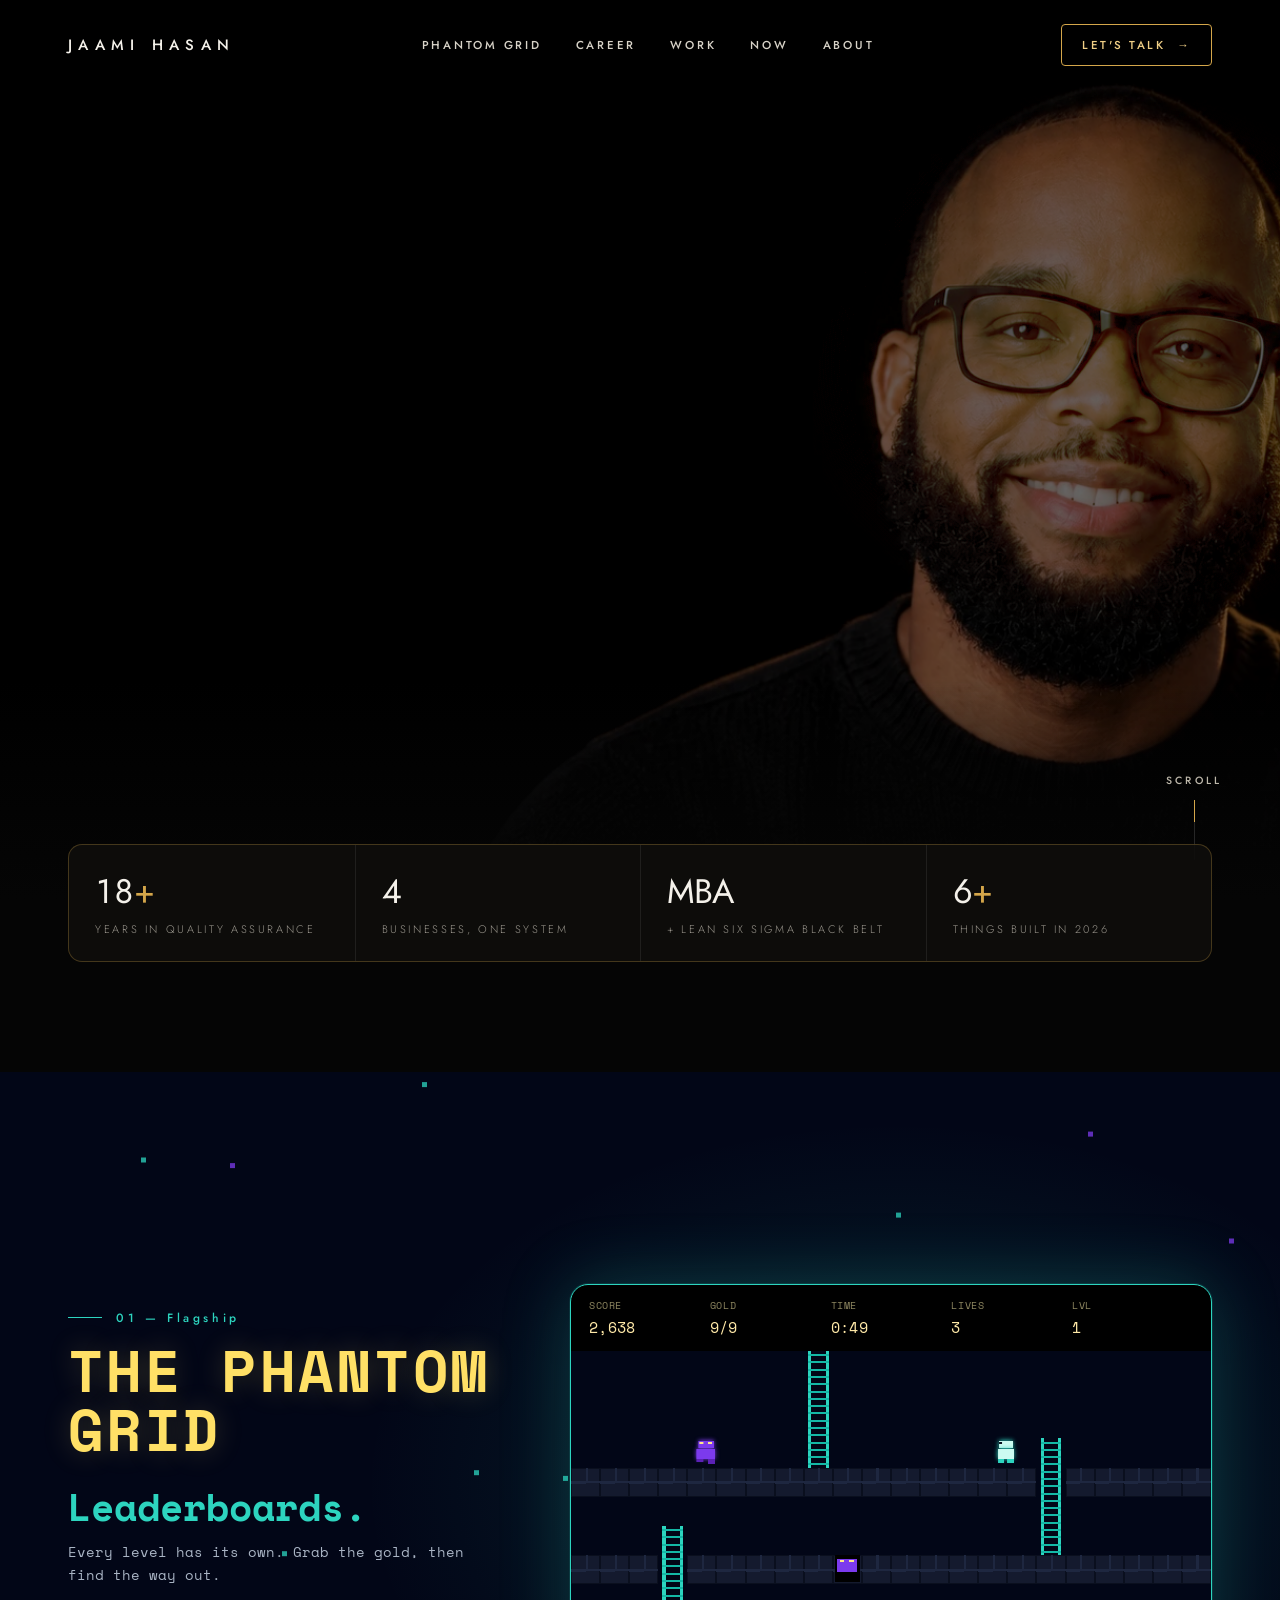
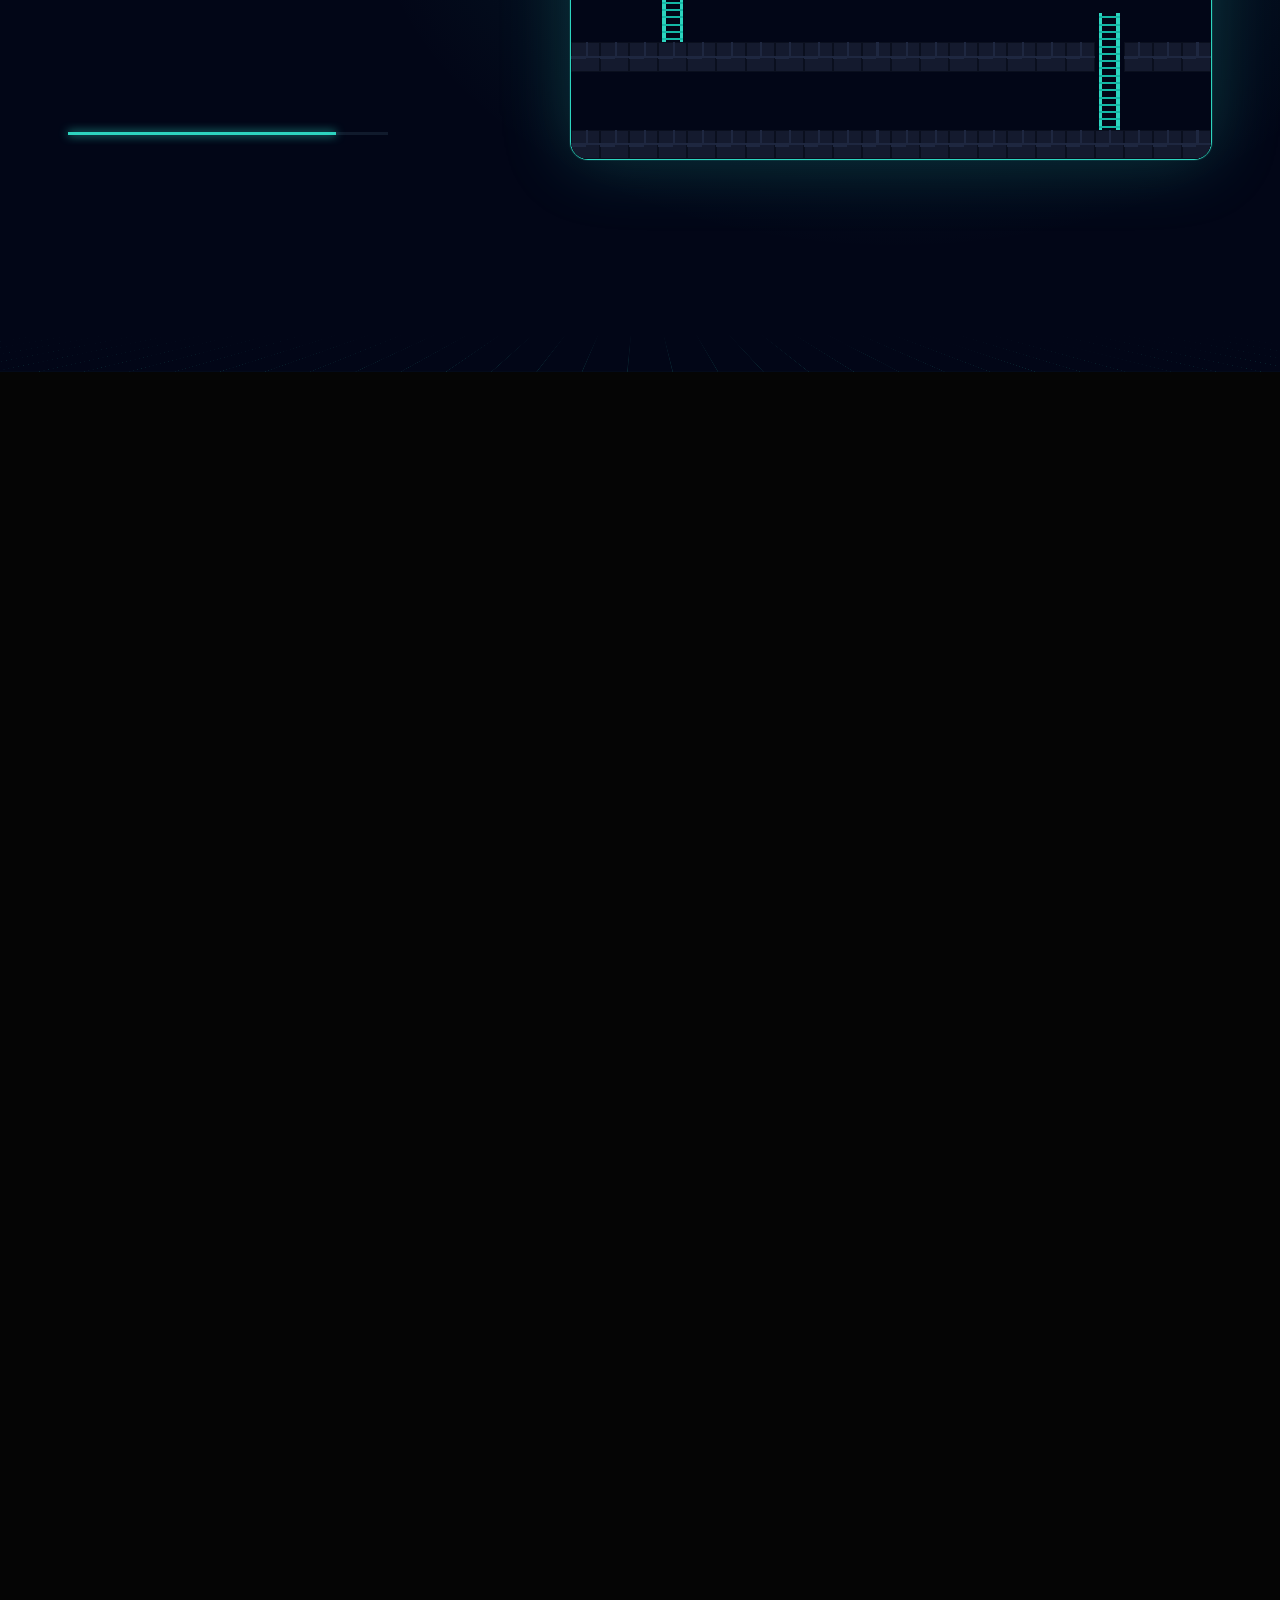
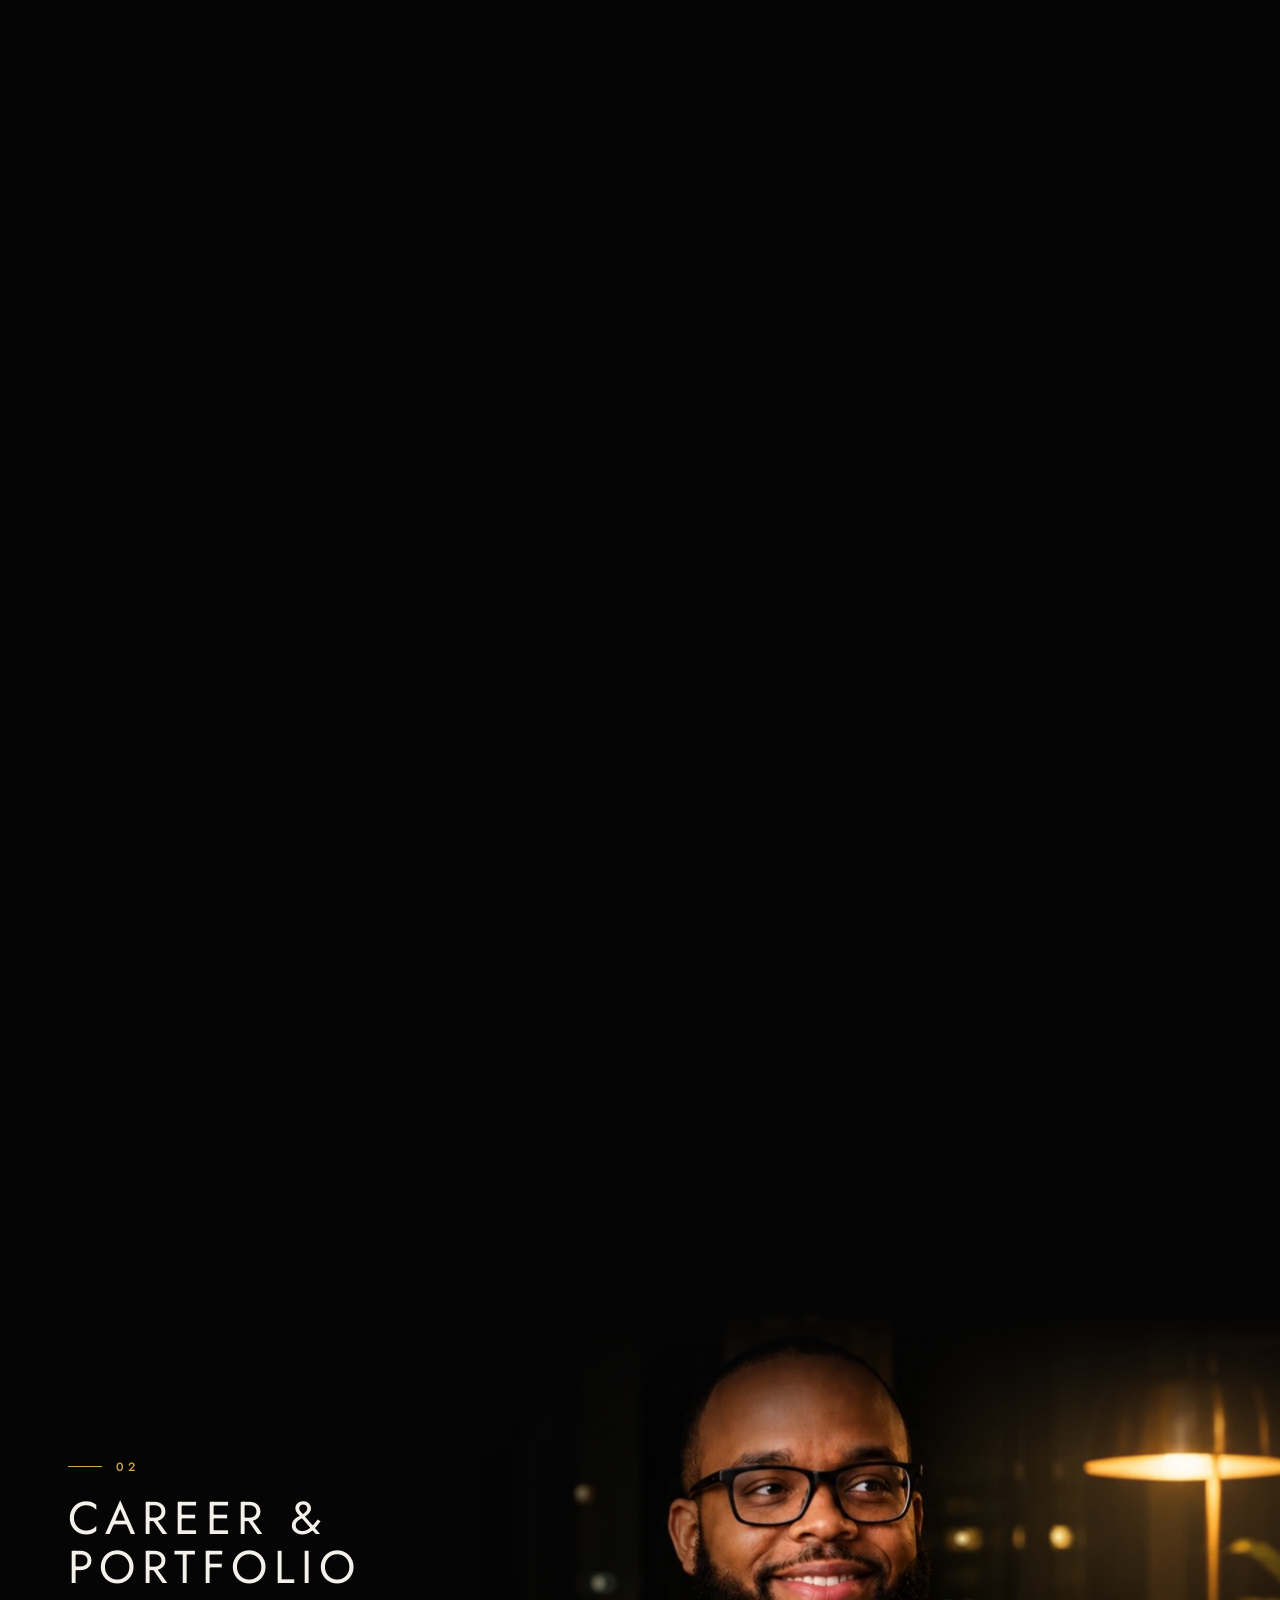
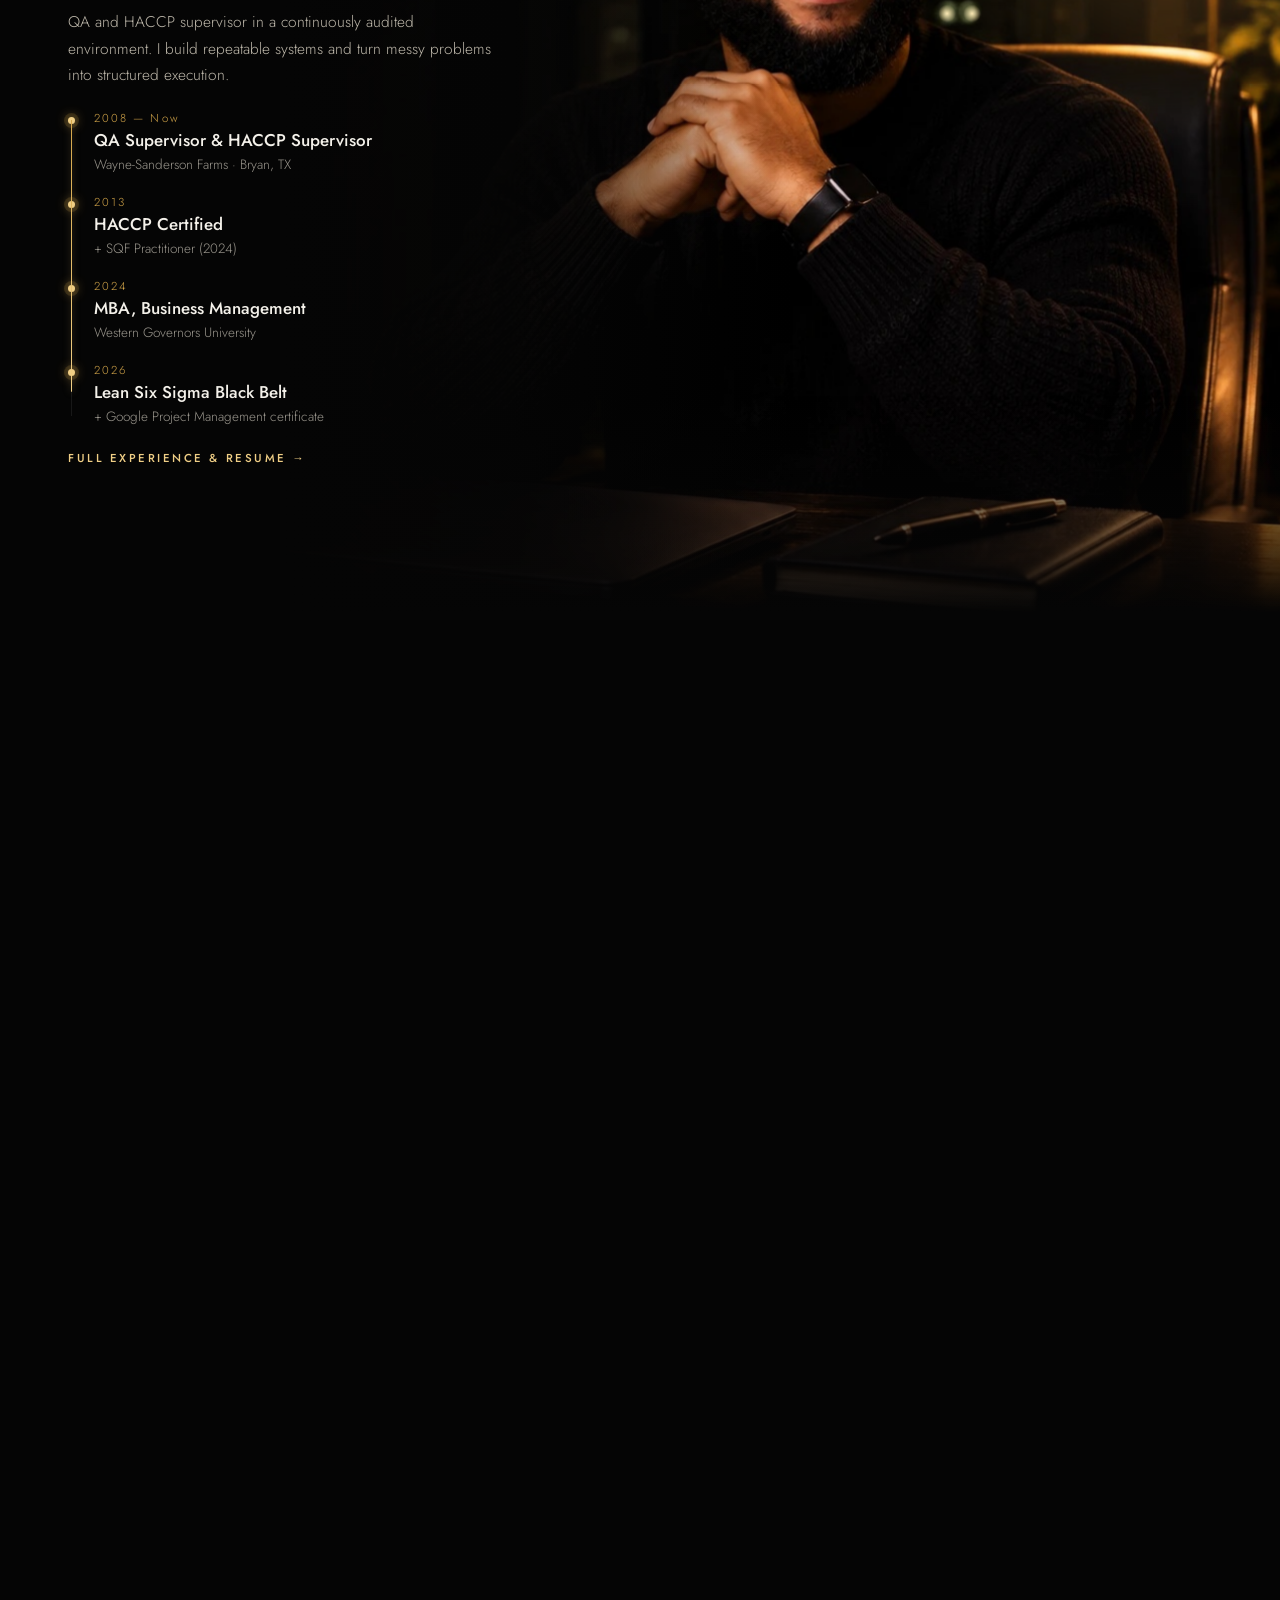
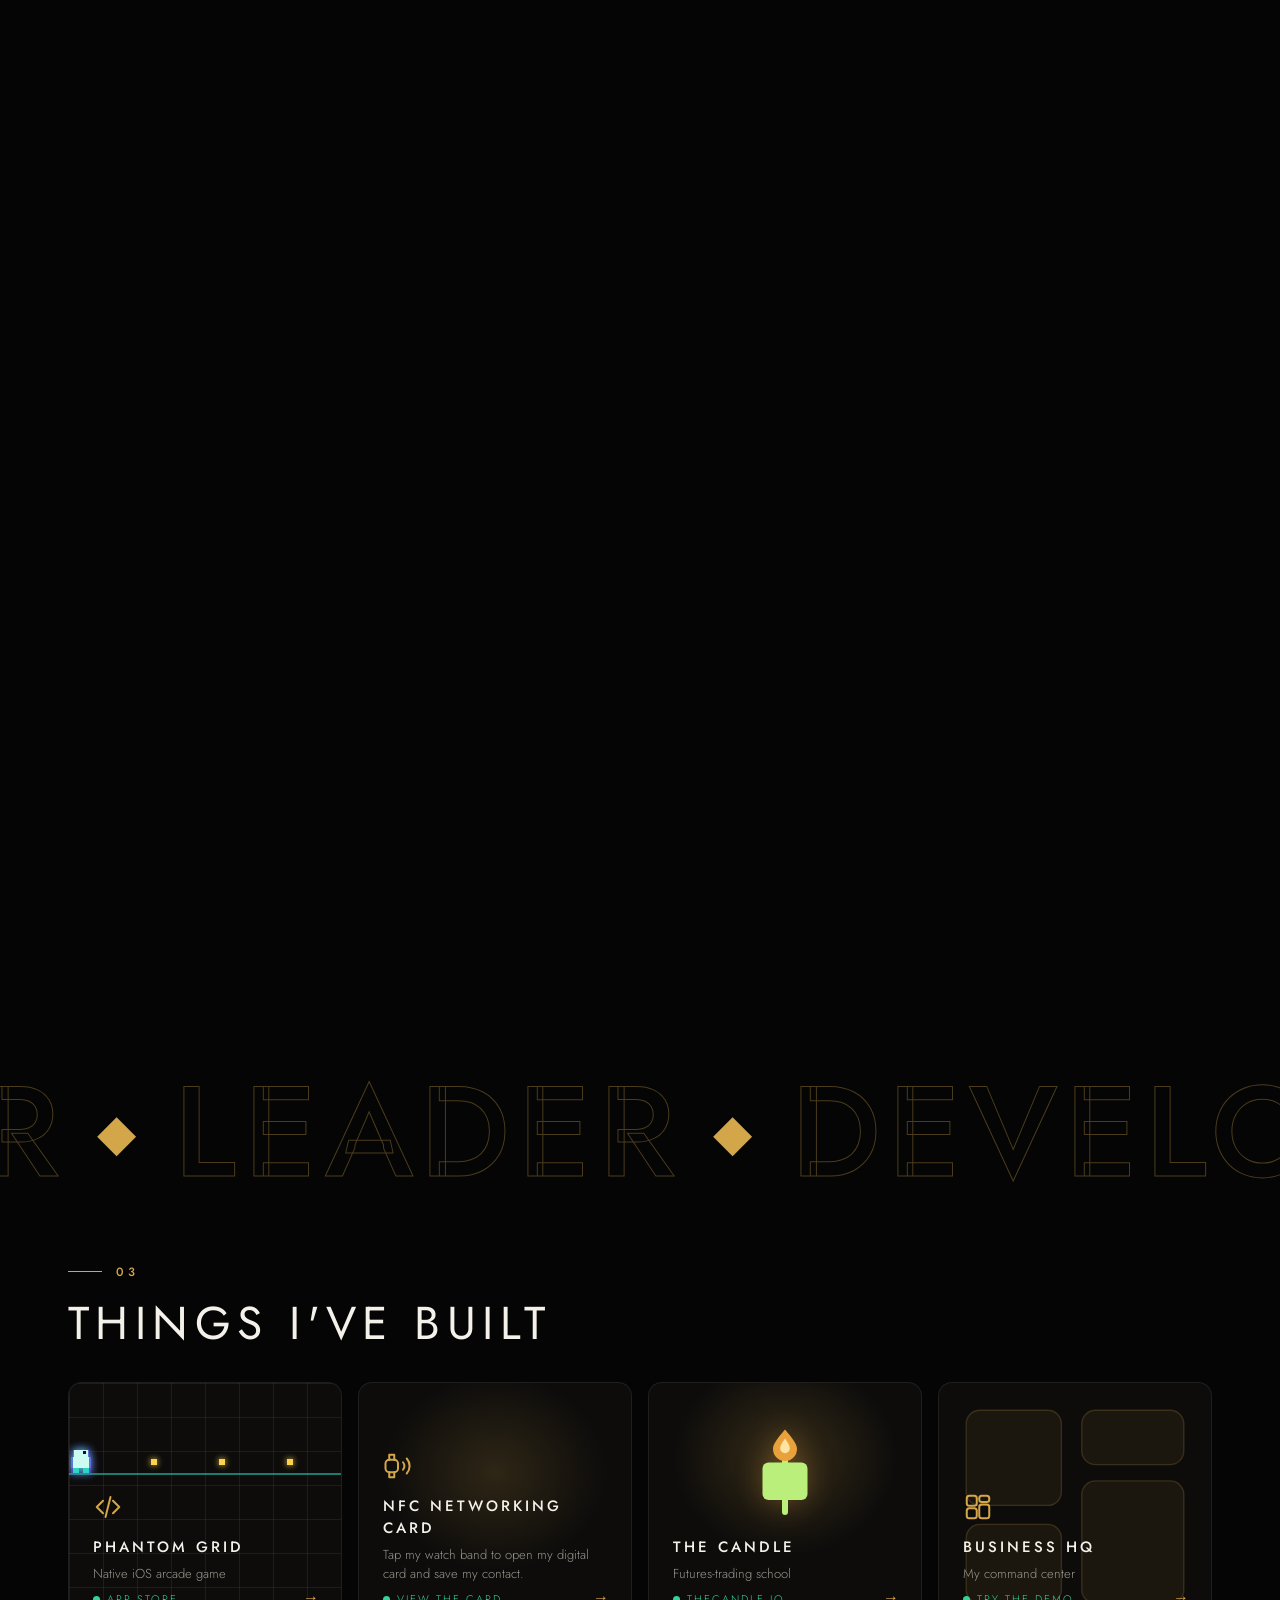
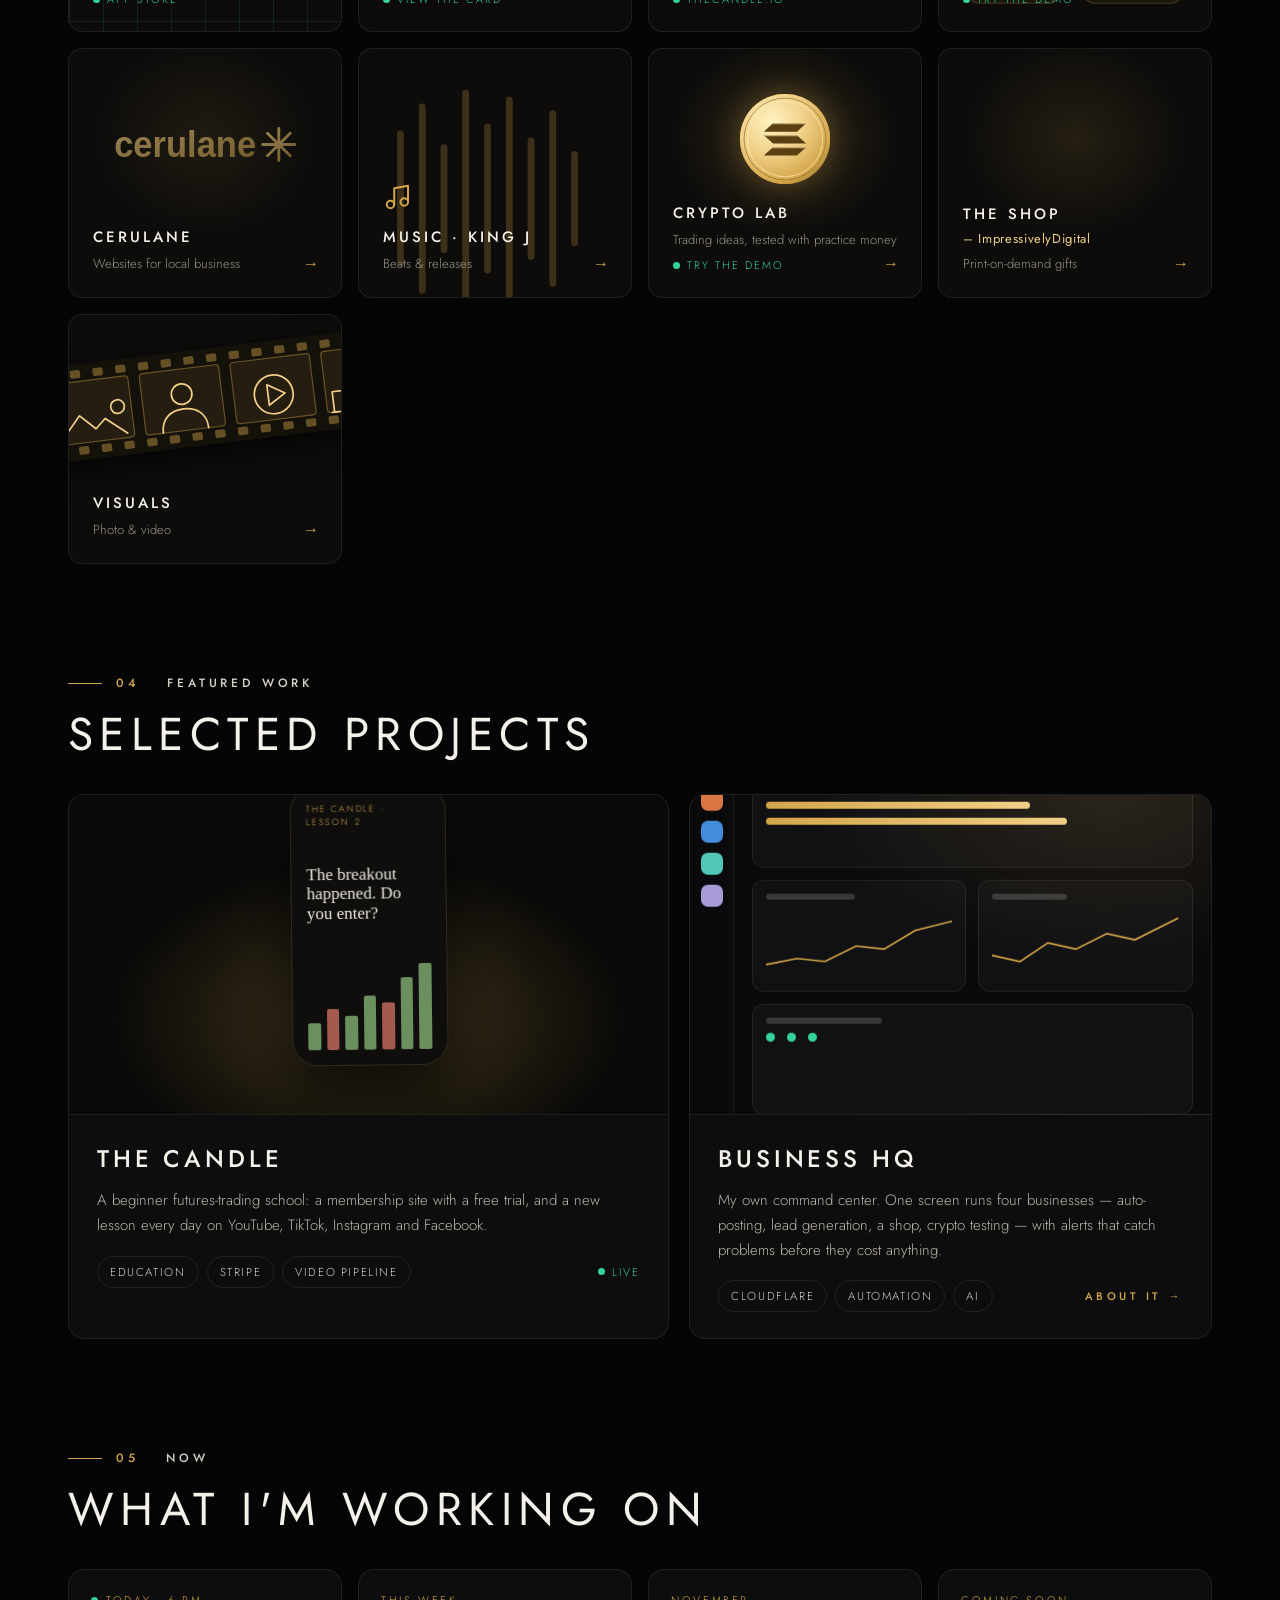
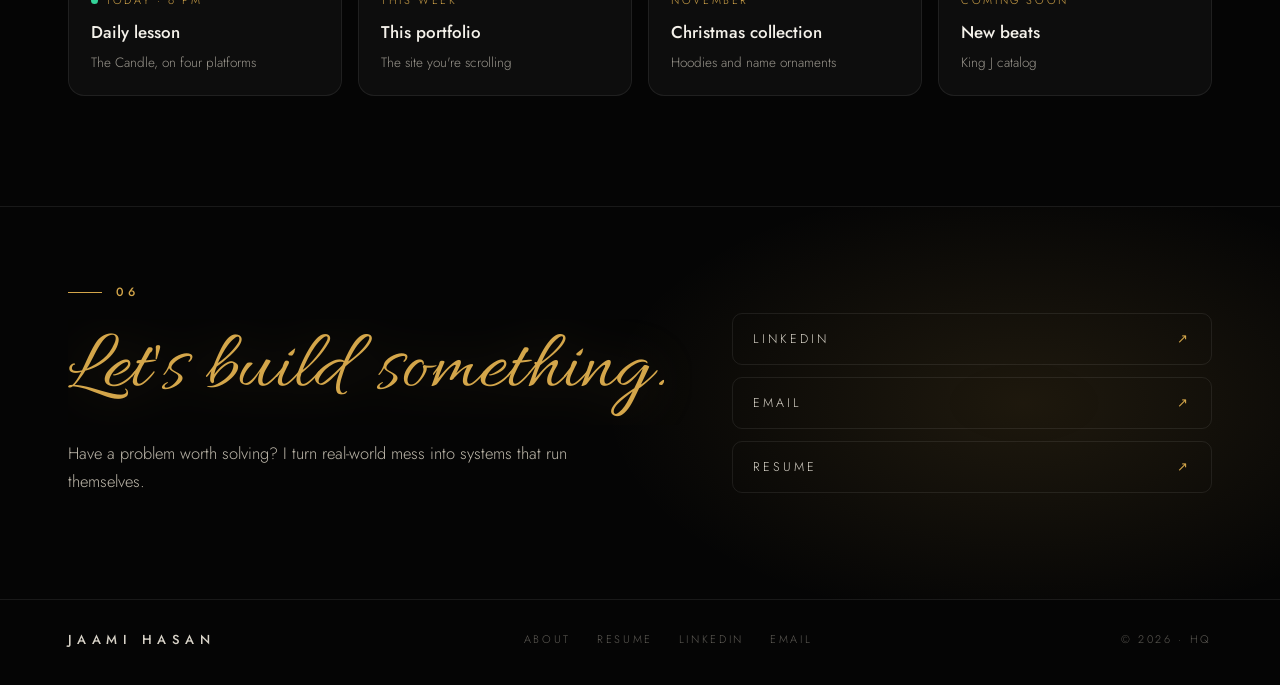
<file: index.html>
<!doctype html>
<html lang="en">
<head>
<meta charset="utf-8">
<meta name="viewport" content="width=device-width, initial-scale=1">
<title>Jaami Hasan</title>
<meta name="description" content="Jaami Hasan. Builder, leader, developer and creator. QA supervisor turned builder, and the maker of The Phantom Grid on the App Store.">
<meta name="theme-color" content="#050505">
<link rel="canonical" href="https://jaamihasan.com/">
<meta property="og:type" content="website">
<meta property="og:title" content="Jaami Hasan">
<meta property="og:description" content="QA supervisor turned builder. Apps, businesses and music.">
<meta property="og:url" content="https://jaamihasan.com/">
<meta property="og:image" content="https://jaamihasan.com/og-phantom-grid.png">
<meta name="twitter:card" content="summary_large_image">
<link rel="preload" as="image" href="assets/img/jaami-studio.jpg">
<script>if(!matchMedia('(prefers-reduced-motion: reduce)').matches)document.documentElement.classList.add('js')</script>
<link rel="preconnect" href="https://fonts.googleapis.com">
<link href="https://fonts.googleapis.com/css2?family=Allura&family=Jost:wght@300;400;500;600&family=Space+Mono:wght@400;700&display=swap" rel="stylesheet">
<link rel="stylesheet" href="assets/css/home.css?v=20261104d">
</head>
<body>
<nav id="nav"><div class="wrap">
  <a class="brand" href="#top">JAAMI HASAN</a>
  <div class="links"><a href="#phantom">PHANTOM GRID</a><a href="#career">CAREER</a><a href="#work">WORK</a><a href="#current">NOW</a><a href="about.html">ABOUT</a></div>
  <a class="outline" href="#contact" data-mag>Let's talk <span>→</span></a>
</div></nav>

<div class="climb" id="climb" aria-hidden="true"><svg viewBox="0 0 12 12"><rect class="b" x="3" y="0" width="6" height="4"/><rect class="b" x="2" y="4" width="8" height="5"/><rect class="l" id="legA" x="2" y="9" width="3" height="3"/><rect class="l" id="legB" x="7" y="9" width="3" height="3"/><rect fill="#050505" x="6" y="1" width="2" height="1"/></svg></div>

<header class="hero" id="top">
  <div class="pic"><div class="frame" id="heroFrame"><img src="assets/img/jaami-studio.jpg" alt="Jaami Hasan in a black sweater against a black backdrop"><div class="light" id="light"></div><div class="shade" id="heroShade"></div></div></div>
  <canvas id="dust" aria-hidden="true"></canvas>
  <div class="wrap inner" id="heroIn">
    <a class="pill seq" style="--d:1.5s" href="#phantom"><i></i>The Phantom Grid is on the App Store</a>
    <h1 class="sig">Jaami Hasan</h1>
    <div class="roles caps seq" style="--d:1.7s">Builder<i>·</i>Leader<i>·</i>Developer<i>·</i>Creator</div>
    <p class="intro seq" style="--d:1.85s">QA supervisor turned builder. Eighteen years running audited systems — now shipping apps, businesses and music.</p>
    <div class="cta seq" style="--d:2s"><a class="solid" href="#phantom" data-mag>See my work <span>→</span></a><a class="outline" href="career.html" data-mag>Resume <span>↗</span></a></div>
  </div>
  <div class="scroll caps seq" style="--d:2.4s">Scroll</div>
</header>

<div class="wrap stats"><div class="grid" data-in>
  <div class="stat"><b><i data-count="18">18</i><em>+</em></b><span>Years in quality assurance</span></div>
  <div class="stat"><b><i data-count="4">4</i></b><span>Businesses, one system</span></div>
  <div class="stat"><b>MBA</b><span>+ Lean Six Sigma Black Belt</span></div>
  <div class="stat"><b><i data-count="6">6</i><em>+</em></b><span>Things built in 2026</span></div>
</div></div>

<div class="pg" id="phantom"><div class="pgstick"><div class="pgbox" id="pgbox">
  <div class="plane"></div>
  <div class="sparks" id="sparks"></div>
  <div class="pgin">
    <div class="pgl">
      <div class="num" data-in>01 — Flagship</div>
      <h2 class="pgt">The Phantom Grid</h2>
      <div class="beats">
        <div class="beat on"><b>My biggest build.</b><p>A native iOS arcade game, designed, built and shipped to the App Store as a complete product.</p><span class="hint">Keep scrolling to play</span></div>
        <div class="beat"><b class="big">15</b><p>hand-built levels, each one laid out tile by tile.</p></div>
        <div class="beat"><b class="big">6</b><p>control schemes, so it plays the way you want to play it.</p></div>
        <div class="beat"><b>Enemy AI.</b><p>The phantoms hunt you through the grid. Dig a hole and they fall in. Watch the purple one.</p></div>
        <div class="beat"><b>Leaderboards.</b><p>Every level has its own. Grab the gold, then find the way out.</p></div>
        <div class="beat"><b>Level clear.</b><p>Swift + SpriteKit. Live on the App Store now.</p><div class="cta"><a class="solid" href="https://apps.apple.com/app/the-phantom-grid/id6785081612" target="_blank" rel="noopener" data-mag>App Store <span>→</span></a><a class="outline" href="game.html" data-mag>Play in browser <span>↗</span></a></div></div>
      </div>
      <div class="bar"><i></i></div>
    </div>
    <div class="panel">
      <div class="hud"><div>Score<b id="hScore">0</b></div><div>Gold<b id="hGold">0/9</b></div><div>Time<b id="hTime">0:00</b></div><div>Lives<b>3</b></div><div>Lvl<b>1</b></div></div>
      <canvas id="game" width="1232" height="784" role="img" aria-label="The Phantom Grid gameplay, driven by scrolling"></canvas>
      <div class="clear" id="clear">LEVEL CLEAR</div>
    </div>
  </div>
</div></div></div>

<div class="career" id="career"><div class="cstick">
  <div class="pic"><div class="frame" id="deskFrame"><img src="assets/img/jaami-desk.jpg" alt="Jaami Hasan at a dark wood desk at night with a laptop and notebook">
    <div class="lamp"></div>
    <i class="tw" style="left:57.3%;top:20.7%;--d:0s"></i><i class="tw" style="left:58.3%;top:30.3%;--d:1.3s"></i><i class="tw" style="left:80.1%;top:25.5%;--d:.6s"></i><i class="tw" style="left:85.9%;top:25.3%;--d:2.2s"></i><i class="tw" style="left:79.2%;top:33.5%;--d:3s"></i><i class="tw" style="left:80.7%;top:33.5%;--d:1.8s"></i>
  </div></div>
  <div class="wrap cin">
    <div class="num" data-in>02</div>
    <h2 data-in><span class="mask"><span>Career &amp;</span></span><span class="mask" style="--d:.1s"><span>Portfolio</span></span></h2>
    <p class="lead">QA and HACCP supervisor in a continuously audited environment. I build repeatable systems and turn messy problems into structured execution.</p>
    <ul class="tl" id="tl">
      <li><em>2008 — Now</em><b>QA Supervisor &amp; HACCP Supervisor</b><span>Wayne-Sanderson Farms · Bryan, TX</span></li>
      <li><em>2013</em><b>HACCP Certified</b><span>+ SQF Practitioner (2024)</span></li>
      <li><em>2024</em><b>MBA, Business Management</b><span>Western Governors University</span></li>
      <li><em>2026</em><b>Lean Six Sigma Black Belt</b><span>+ Google Project Management certificate</span></li>
    </ul>
    <a class="clink" href="career.html">Full experience &amp; resume <span>→</span></a>
  </div>
</div></div>

<div class="mq" aria-hidden="true"><div data-mq="-1">Builder<u>◆</u>Leader<u>◆</u>Developer<u>◆</u>Creator<u>◆</u>Builder<u>◆</u>Leader<u>◆</u>Developer<u>◆</u>Creator<u>◆</u></div></div>

<section id="work" style="padding-top:60px"><div class="wrap">
  <div class="num" data-in>03</div>
  <h2 data-in><span class="mask"><span>Things I've built</span></span></h2>
  <div class="built">
    <a class="tile" href="#phantom" data-r data-tilt style="--d:0s"><div class="art a-grid"></div><div class="runway" aria-hidden="true"><i class="coin" style="left:30%;--k:coin1"></i><i class="coin" style="left:55%;--k:coin2"></i><i class="coin" style="left:80%;--k:coin3"></i><svg class="pg-enemy" viewBox="0 0 24 24"><path class="b" d="M4 1h16v7h2v11H2V8h2z"/><path class="eye" d="M6 2h4v3H6zM14 2h4v3h-4z"/><path class="l1" d="M2 19h8v5H2z"/><path class="l2" d="M14 19h8v5h-8z"/></svg><svg class="pg-run" viewBox="0 0 24 24"><path class="b" d="M5 1h14v7h1v11H4V8h1z"/><path class="eye" d="M14 2h3v3h-3z"/><path class="l1" d="M4 19h6v5H4z"/><path class="l2" d="M14 19h6v5h-6z"/></svg></div><div class="ico"><svg viewBox="0 0 24 24"><path d="M8 7l-5 5 5 5M16 7l5 5-5 5M14 4l-4 16"/></svg></div><b>Phantom Grid</b><small>Native iOS arcade game</small><span class="live">App Store</span><span class="arrow">→</span></a>
    <a class="tile" href="/tap" data-r data-tilt style="--d:0s">
      <div class="art a-glow" style="--ac:rgba(212,166,74,.28);--ax:50%;--ay:36%"></div>
      <div class="ico" aria-hidden="true"><svg viewBox="0 0 24 24"><rect x="2" y="7" width="10" height="10" rx="3"/><path d="M5 7V3h4v4m-4 10v4h4v-4m7-8a5 5 0 0 1 0 6m3-9a9 9 0 0 1 0 12"/></svg></div>
      <b>NFC Networking Card</b><small>Tap my watch band to open my digital card and save my contact.</small><span class="live">View the card</span><span class="arrow">→</span>
    </a>
    <a class="tile" href="https://thecandle.io" target="_blank" rel="noopener" data-r data-tilt style="--d:.07s"><div class="art a-glow" style="--ac:rgba(212,166,74,.35)"></div><svg class="mark candle-mark" viewBox="0 0 64 64" aria-hidden="true"><line x1="32" y1="49" x2="32" y2="58" stroke="#b9ef7a" stroke-width="4" stroke-linecap="round"/><rect x="17" y="25" width="30" height="25" rx="4" fill="#b9ef7a"/><line x1="32" y1="19" x2="32" y2="26" stroke="#b9ef7a" stroke-width="4" stroke-linecap="round"/><path class="fl" d="M32 3C37 9 40 12.5 40 16A8 8 0 0 1 24 16C24 12.5 27 9 32 3Z" fill="#e9a23b"/><path class="fl2" d="M32 9C34 11.8 35.2 13.6 35.2 15.6A3.2 3.2 0 0 1 28.8 15.6C28.8 13.6 30 11.8 32 9Z" fill="#ffe3a3"/></svg><b>The Candle</b><small>Futures-trading school</small><span class="live">thecandle.io</span><span class="arrow">→</span></a>
    <a class="tile" href="hq-tour.html" data-r data-tilt style="--d:.14s"><svg class="art a-hq" viewBox="0 0 200 250"><rect x="20" y="20" width="70" height="70" rx="10" style="--d:0s"/><rect x="105" y="20" width="75" height="40" rx="10" style="--d:1.5s"/><rect x="105" y="72" width="75" height="90" rx="10" style="--d:3s"/><rect x="20" y="104" width="70" height="58" rx="10" style="--d:4.5s"/></svg><div class="ico"><svg viewBox="0 0 24 24"><rect x="3" y="3" width="8" height="8" rx="2"/><rect x="13" y="3" width="8" height="5" rx="2"/><rect x="13" y="10" width="8" height="11" rx="2"/><rect x="3" y="13" width="8" height="8" rx="2"/></svg></div><b>Business HQ</b><small>My command center</small><span class="live">Try the demo</span><span class="arrow">→</span></a>
    <a class="tile" href="https://cerulane.com" target="_blank" rel="noopener" data-r data-tilt style="--d:.21s"><div class="art a-glow" style="--ac:rgba(212,166,74,.16);--ax:50%;--ay:36%"></div><svg class="mark cer-mark" viewBox="0 0 200 56" aria-hidden="true"><defs><linearGradient id="cerg" x1="0" y1="0" x2="1" y2="1"><stop offset="0" stop-color="#f0cf86"/><stop offset="1" stop-color="#a8843a"/></linearGradient></defs><text x="4" y="41" textLength="150" lengthAdjust="spacingAndGlyphs" fill="url(#cerg)" font-size="40" font-weight="700" font-family="'Helvetica Neue',Helvetica,Arial,sans-serif">cerulane</text><path class="cer-star" d="M178 11v34M161 28h34M166 16l24 24M190 16l-24 24" fill="none" stroke="url(#cerg)" stroke-width="3" stroke-linecap="round"/></svg><b>Cerulane</b><small>Websites for local business</small><span class="arrow">→</span></a>
    <a class="tile" href="music.html" data-r data-tilt style="--d:0s"><svg class="art a-eq" viewBox="0 0 200 250" preserveAspectRatio="none"><rect x="28" y="60" width="5" height="100" rx="2.5" style="--d:.1s"/><rect x="44" y="40" width="5" height="140" rx="2.5" style="--d:.5s"/><rect x="60" y="70" width="5" height="80" rx="2.5" style="--d:.25s"/><rect x="76" y="30" width="5" height="160" rx="2.5" style="--d:.8s"/><rect x="92" y="55" width="5" height="110" rx="2.5" style="--d:.15s"/><rect x="108" y="35" width="5" height="150" rx="2.5" style="--d:.65s"/><rect x="124" y="65" width="5" height="90" rx="2.5" style="--d:.35s"/><rect x="140" y="45" width="5" height="130" rx="2.5" style="--d:.9s"/><rect x="156" y="75" width="5" height="70" rx="2.5" style="--d:.45s"/></svg><div class="ico"><svg viewBox="0 0 24 24"><path d="M9 18V5l11-2v13"/><circle cx="6" cy="18" r="3"/><circle cx="17" cy="16" r="3"/></svg></div><b>Music · King J</b><small>Beats &amp; releases</small><span class="arrow">→</span></a>
    <a class="tile" href="hq-tour.html#lab" data-r data-tilt style="--d:.07s"><div class="art a-glow" style="--ac:rgba(212,166,74,.3);--ax:50%;--ay:36%"></div><div class="coinwrap" aria-hidden="true"><div class="coin3d"><i style="--z:-4px"></i><i style="--z:-2px"></i><i style="--z:0px"></i><i style="--z:2px"></i><i style="--z:4px"></i><svg class="f" viewBox="0 0 100 100"><defs><radialGradient id="solg" cx=".35" cy=".3" r=".85"><stop offset="0" stop-color="#fff3c4"/><stop offset=".45" stop-color="#f0cf86"/><stop offset=".8" stop-color="#d4a64a"/><stop offset="1" stop-color="#8a6a2a"/></radialGradient><clipPath id="solc"><circle cx="50" cy="50" r="49"/></clipPath></defs><circle cx="50" cy="50" r="49" fill="url(#solg)"/><circle cx="50" cy="50" r="41" fill="none" stroke="#fff3c4" stroke-opacity=".55" stroke-width="1.2"/><circle cx="50" cy="50" r="44.5" fill="none" stroke="#8a6a2a" stroke-opacity=".7" stroke-width="1"/><path d="M37 33h36L63 42H27zM27 46h36l10 9H37zM37 59h36L63 68H27z" fill="#5a3f10"/><path d="M37 33h36l-1 1H36zM27 46h36l1 1H28zM37 59h36l-1 1H36z" fill="#ffe9b0" opacity=".7"/><g clip-path="url(#solc)"><rect class="sh" x="-30" y="-20" width="18" height="140" fill="#fff" opacity=".6" transform="skewX(-18)"/></g></svg><svg class="k" viewBox="0 0 100 100"><circle cx="50" cy="50" r="49" fill="url(#solg)"/><circle cx="50" cy="50" r="41" fill="none" stroke="#fff3c4" stroke-opacity=".55" stroke-width="1.2"/><circle cx="50" cy="50" r="44.5" fill="none" stroke="#8a6a2a" stroke-opacity=".7" stroke-width="1"/><path d="M37 33h36L63 42H27zM27 46h36l10 9H37zM37 59h36L63 68H27z" fill="#5a3f10"/><path d="M37 33h36l-1 1H36zM27 46h36l1 1H28zM37 59h36l-1 1H36z" fill="#ffe9b0" opacity=".7"/></svg></div><b class="spk" style="left:27%;top:17%"></b><b class="spk" style="left:70%;top:24%;--d:1.1s"></b><b class="spk" style="left:66%;top:52%;--d:2.3s"></b></div><b>Crypto Lab</b><small>Trading ideas, tested with practice money</small><span class="live">Try the demo</span><span class="arrow">→</span></a>
    <a class="tile" href="https://www.etsy.com/shop/ImpressivelyDigital" target="_blank" rel="noopener" data-r data-tilt style="--d:.14s"><div class="art a-glow" style="--ac:rgba(212,166,74,.2);--ax:50%;--ay:36%"></div><svg class="mark shop-mark" viewBox="0 0 64 64" aria-hidden="true"><g class="p p1"><rect x="15" y="24" width="27" height="28" rx="3"/><path d="M42 30h5a5 5 0 0 1 5 5v3a5 5 0 0 1-5 5h-5"/><path class="st" d="M23 18c-2-3 2-4 0-8M33 18c-2-3 2-4 0-8"/></g><g class="p p2"><path d="M22 12l-13 7 4 10 6-3v27h26V26l6 3 4-10-13-7c-2 4-5 6-10 6s-8-2-10-6z"/></g><g class="p p3"><path d="M32 4v8"/><rect x="27" y="12" width="10" height="6" rx="1.5"/><circle cx="32" cy="36" r="18"/><path d="M15 31c6 4 28 4 34 0M15 41c6 4 28 4 34 0"/></g></svg><b>The Shop <i>– ImpressivelyDigital</i></b><small>Print-on-demand gifts</small><span class="arrow">→</span></a>
    <a class="tile" href="visuals.html" data-r data-tilt style="--d:.21s"><div class="film" aria-hidden="true"><div class="reel"><svg viewBox="0 0 320 84"><rect class="bs" width="320" height="84"/><g class="sp"><rect x="5" y="5" width="9" height="7" rx="1.5"/><rect x="5" y="72" width="9" height="7" rx="1.5"/><rect x="25" y="5" width="9" height="7" rx="1.5"/><rect x="25" y="72" width="9" height="7" rx="1.5"/><rect x="45" y="5" width="9" height="7" rx="1.5"/><rect x="45" y="72" width="9" height="7" rx="1.5"/><rect x="65" y="5" width="9" height="7" rx="1.5"/><rect x="65" y="72" width="9" height="7" rx="1.5"/><rect x="85" y="5" width="9" height="7" rx="1.5"/><rect x="85" y="72" width="9" height="7" rx="1.5"/><rect x="105" y="5" width="9" height="7" rx="1.5"/><rect x="105" y="72" width="9" height="7" rx="1.5"/><rect x="125" y="5" width="9" height="7" rx="1.5"/><rect x="125" y="72" width="9" height="7" rx="1.5"/><rect x="145" y="5" width="9" height="7" rx="1.5"/><rect x="145" y="72" width="9" height="7" rx="1.5"/><rect x="165" y="5" width="9" height="7" rx="1.5"/><rect x="165" y="72" width="9" height="7" rx="1.5"/><rect x="185" y="5" width="9" height="7" rx="1.5"/><rect x="185" y="72" width="9" height="7" rx="1.5"/><rect x="205" y="5" width="9" height="7" rx="1.5"/><rect x="205" y="72" width="9" height="7" rx="1.5"/><rect x="225" y="5" width="9" height="7" rx="1.5"/><rect x="225" y="72" width="9" height="7" rx="1.5"/><rect x="245" y="5" width="9" height="7" rx="1.5"/><rect x="245" y="72" width="9" height="7" rx="1.5"/><rect x="265" y="5" width="9" height="7" rx="1.5"/><rect x="265" y="72" width="9" height="7" rx="1.5"/><rect x="285" y="5" width="9" height="7" rx="1.5"/><rect x="285" y="72" width="9" height="7" rx="1.5"/><rect x="305" y="5" width="9" height="7" rx="1.5"/><rect x="305" y="72" width="9" height="7" rx="1.5"/></g><g transform="translate(5 15)"><rect class="fr" width="70" height="54" rx="3"/><g class="sc"><circle cx="58" cy="26" r="6"/><path d="M6 50l18-20 13 13 9-8 18 15"/></g></g><g transform="translate(85 15)"><rect class="fr" width="70" height="54" rx="3"/><g class="sc"><circle cx="35" cy="22" r="9"/><path d="M15 54c0-13 9-19 20-19s20 6 20 19"/></g></g><g transform="translate(165 15)"><rect class="fr" width="70" height="54" rx="3"/><g class="sc"><circle cx="35" cy="32" r="17"/><path d="M30 23l15 9-15 9z"/></g></g><g transform="translate(245 15)"><rect class="fr" width="70" height="54" rx="3"/><g class="sc"><path d="M6 54V36h10v-12h12v18h9V18h12v20h9v16"/><path d="M4 54h62"/></g></g></svg><svg viewBox="0 0 320 84"><rect class="bs" width="320" height="84"/><g class="sp"><rect x="5" y="5" width="9" height="7" rx="1.5"/><rect x="5" y="72" width="9" height="7" rx="1.5"/><rect x="25" y="5" width="9" height="7" rx="1.5"/><rect x="25" y="72" width="9" height="7" rx="1.5"/><rect x="45" y="5" width="9" height="7" rx="1.5"/><rect x="45" y="72" width="9" height="7" rx="1.5"/><rect x="65" y="5" width="9" height="7" rx="1.5"/><rect x="65" y="72" width="9" height="7" rx="1.5"/><rect x="85" y="5" width="9" height="7" rx="1.5"/><rect x="85" y="72" width="9" height="7" rx="1.5"/><rect x="105" y="5" width="9" height="7" rx="1.5"/><rect x="105" y="72" width="9" height="7" rx="1.5"/><rect x="125" y="5" width="9" height="7" rx="1.5"/><rect x="125" y="72" width="9" height="7" rx="1.5"/><rect x="145" y="5" width="9" height="7" rx="1.5"/><rect x="145" y="72" width="9" height="7" rx="1.5"/><rect x="165" y="5" width="9" height="7" rx="1.5"/><rect x="165" y="72" width="9" height="7" rx="1.5"/><rect x="185" y="5" width="9" height="7" rx="1.5"/><rect x="185" y="72" width="9" height="7" rx="1.5"/><rect x="205" y="5" width="9" height="7" rx="1.5"/><rect x="205" y="72" width="9" height="7" rx="1.5"/><rect x="225" y="5" width="9" height="7" rx="1.5"/><rect x="225" y="72" width="9" height="7" rx="1.5"/><rect x="245" y="5" width="9" height="7" rx="1.5"/><rect x="245" y="72" width="9" height="7" rx="1.5"/><rect x="265" y="5" width="9" height="7" rx="1.5"/><rect x="265" y="72" width="9" height="7" rx="1.5"/><rect x="285" y="5" width="9" height="7" rx="1.5"/><rect x="285" y="72" width="9" height="7" rx="1.5"/><rect x="305" y="5" width="9" height="7" rx="1.5"/><rect x="305" y="72" width="9" height="7" rx="1.5"/></g><g transform="translate(5 15)"><rect class="fr" width="70" height="54" rx="3"/><g class="sc"><circle cx="58" cy="26" r="6"/><path d="M6 50l18-20 13 13 9-8 18 15"/></g></g><g transform="translate(85 15)"><rect class="fr" width="70" height="54" rx="3"/><g class="sc"><circle cx="35" cy="22" r="9"/><path d="M15 54c0-13 9-19 20-19s20 6 20 19"/></g></g><g transform="translate(165 15)"><rect class="fr" width="70" height="54" rx="3"/><g class="sc"><circle cx="35" cy="32" r="17"/><path d="M30 23l15 9-15 9z"/></g></g><g transform="translate(245 15)"><rect class="fr" width="70" height="54" rx="3"/><g class="sc"><path d="M6 54V36h10v-12h12v18h9V18h12v20h9v16"/><path d="M4 54h62"/></g></g></svg></div></div><div class="leak" aria-hidden="true"></div><b>Visuals</b><small>Photo &amp; video</small><span class="arrow">→</span></a>
  </div>
</div></section>

<section><div class="wrap">
  <div class="num" data-in>04<b class="caps">Featured work</b></div>
  <h2 data-in><span class="mask"><span>Selected projects</span></span></h2>
  <div class="feat" id="feat">
    <a class="card fcard" href="https://thecandle.io" target="_blank" rel="noopener" data-r><div class="shot candle-shot"><div class="phone" id="cphone"><div class="t">THE CANDLE · LESSON 2</div><div class="h">The breakout happened. Do you enter?</div><div class="bars" id="cbars"><i style="height:30%;background:#6b8f5e"></i><i style="height:45%;background:#a35a4f"></i><i style="height:38%;background:#6b8f5e"></i><i style="height:60%;background:#6b8f5e"></i><i style="height:52%;background:#a35a4f"></i><i style="height:80%;background:#6b8f5e"></i><i style="height:96%;background:#6b8f5e"></i></div></div></div>
      <div class="bd"><h3>The Candle</h3><p>A beginner futures-trading school: a membership site with a free trial, and a new lesson every day on YouTube, TikTok, Instagram and Facebook.</p><div class="meta"><div class="chips"><span class="chip">Education</span><span class="chip">Stripe</span><span class="chip">Video pipeline</span></div><span class="live" style="margin:0">Live</span></div></div></a>
    <a class="card fcard" href="hq-tour.html" data-r style="--d:.12s"><div class="shot hq-shot" aria-hidden="true"><div class="hqm" id="hqimg"><div class="hqd"><i style="--c:#f7c35f"></i><i style="--c:#ff8a4c"></i><i style="--c:#4fa3ff"></i><i style="--c:#5eead4"></i><i style="--c:#c4b5fd"></i></div><div class="hqg"><div class="hqc w2"><u style="width:34%"></u><s style="--w:82%"></s><s style="--w:64%;--d:.5s"></s><s style="--w:73%;--d:1s"></s></div><div class="hqc"><u style="width:48%"></u><svg viewBox="0 0 120 44" preserveAspectRatio="none"><path d="M0 36 20 32 38 34 58 24 76 26 96 14 120 8"/></svg></div><div class="hqc"><u style="width:40%"></u><svg viewBox="0 0 120 44" preserveAspectRatio="none"><path d="M0 30 18 34 36 22 54 26 74 16 92 20 120 6"/></svg></div><div class="hqc w2"><u style="width:28%"></u><p><b style="--d:0s"></b><b style="--d:.7s"></b><b style="--d:1.4s"></b></p></div></div></div></div>
      <div class="bd"><h3>Business HQ</h3><p>My own command center. One screen runs four businesses — auto-posting, lead generation, a shop, crypto testing — with alerts that catch problems before they cost anything.</p><div class="meta"><div class="chips"><span class="chip">Cloudflare</span><span class="chip">Automation</span><span class="chip">AI</span></div><span class="gold caps" style="font-size:11px;white-space:nowrap">About it →</span></div></div></a>
  </div>
</div></section>

<section id="current"><div class="wrap">
  <div class="num" data-in>05<b class="caps">Now</b></div>
  <h2 data-in><span class="mask"><span>What I'm working on</span></span></h2>
  <div class="now">
    <div class="card nw" data-r><div class="d"><span class="pulse"></span>Today · 6 PM</div><b>Daily lesson</b><span>The Candle, on four platforms</span></div>
    <div class="card nw" data-r style="--d:.08s"><div class="d">This week</div><b>This portfolio</b><span>The site you're scrolling</span></div>
    <div class="card nw" data-r style="--d:.16s"><div class="d">November</div><b>Christmas collection</b><span>Hoodies and name ornaments</span></div>
    <div class="card nw" data-r style="--d:.24s"><div class="d">Coming soon</div><b>New beats</b><span>King J catalog</span></div>
  </div>
</div></section>

<div class="contact" id="contact"><div class="wrap">
  <div><div class="num" data-in>06</div><div class="sig" data-in>Let's build something.</div><p class="lead" style="margin-top:14px" data-r>Have a problem worth solving? I turn real-world mess into systems that run themselves.</p></div>
  <div class="clinks"><a href="https://www.linkedin.com/in/jaamihasan" target="_blank" rel="noopener" data-r>LinkedIn <span>↗</span></a><a href="mailto:jaamihasan89@gmail.com" data-r style="--d:.08s">Email <span>↗</span></a><a href="career.html" data-r style="--d:.16s">Resume <span>↗</span></a></div>
</div></div>
<footer><div class="wrap"><div class="brand">JAAMI HASAN</div><div class="fl"><a href="about.html">About</a><a href="career.html">Resume</a><a href="https://www.linkedin.com/in/jaamihasan" target="_blank" rel="noopener">LinkedIn</a><a href="mailto:jaamihasan89@gmail.com">Email</a></div><div>© 2026 · <a href="https://hq.jaamihasan.com" rel="nofollow noopener" title="Business HQ (private)">HQ</a></div></div></footer>

<script src="assets/js/home.js?v=20261103"></script>
</body>
</html>
</file>
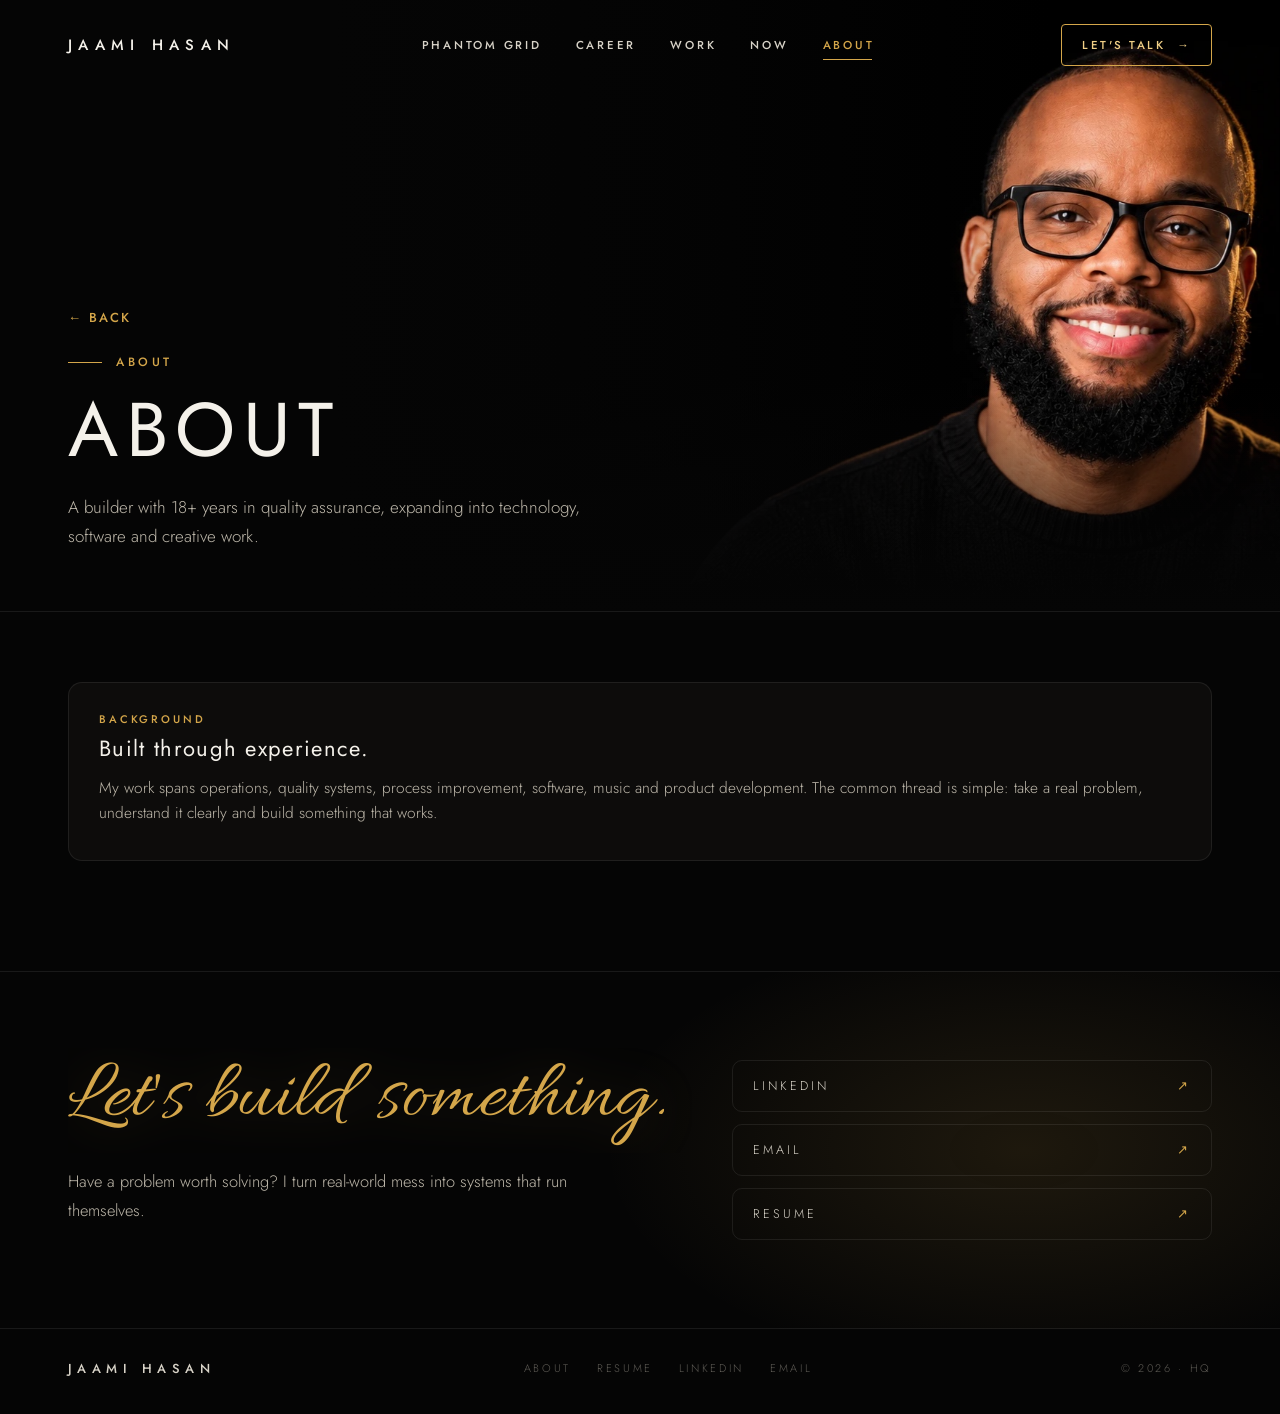
<file: about.html>
<!DOCTYPE html>
<html lang="en">
<head>
  <meta charset="UTF-8">
  <meta name="viewport" content="width=device-width, initial-scale=1.0">
  
  <title>About | Jaami Hasan</title>
  <script>if(!matchMedia('(prefers-reduced-motion: reduce)').matches)document.documentElement.classList.add('js')</script>
  <link rel="preconnect" href="https://fonts.googleapis.com">
  <link href="https://fonts.googleapis.com/css2?family=Allura&family=Jost:wght@300;400;500;600&family=Space+Mono:wght@400;700&display=swap" rel="stylesheet">
  <link rel="stylesheet" href="assets/css/home.css?v=20261104d">
  <link rel="stylesheet" href="assets/css/inner.css?v=20261104b">
</head>
<body>
<nav id="nav"><div class="wrap">
  <a class="brand" href="index.html">JAAMI HASAN</a>
  <div class="links"><a href="index.html#phantom">PHANTOM GRID</a><a href="career.html">CAREER</a><a href="index.html#work">WORK</a><a href="index.html#current">NOW</a><a href="about.html" class="on" aria-current="page">ABOUT</a></div>
  <a class="outline" href="#contact">Let's talk <span>→</span></a>
</div></nav>
  <main>
    <header class="page-head">
      <div class="ph-art"><img data-par src="assets/img/jaami-studio.jpg" alt="Jaami Hasan in a black sweater against a black backdrop"></div>
      <div class="wrap reveal">
        <a class="back-link" href="index.html">← Back</a>
        <div class="section-kicker">About</div>
        <h1>About</h1>
        <p>A builder with 18+ years in quality assurance, expanding into technology, software and creative work.</p>
      </div>
    </header>
    <section class="section">
      <div class="wrap">
        <article class="resume-block reveal">
          <div class="card-kicker">Background</div>
          <h2>Built through experience.</h2>
          <p>My work spans operations, quality systems, process improvement, software, music and product development. The common thread is simple: take a real problem, understand it clearly and build something that works.</p>
        </article>
      </div>
    </section>
  </main>
<div class="contact" id="contact"><div class="wrap">
  <div><div class="sig" data-in>Let's build something.</div><p class="lead" style="margin-top:14px" data-r>Have a problem worth solving? I turn real-world mess into systems that run themselves.</p></div>
  <div class="clinks"><a href="https://www.linkedin.com/in/jaamihasan" target="_blank" rel="noopener" data-r>LinkedIn <span>↗</span></a><a href="mailto:jaamihasan89@gmail.com" data-r style="--d:.08s">Email <span>↗</span></a><a href="career.html" data-r style="--d:.16s">Resume <span>↗</span></a></div>
</div></div>
<footer><div class="wrap"><div class="brand">JAAMI HASAN</div><div class="fl"><a href="about.html">About</a><a href="career.html">Resume</a><a href="https://www.linkedin.com/in/jaamihasan" target="_blank" rel="noopener">LinkedIn</a><a href="mailto:jaamihasan89@gmail.com">Email</a></div><div>© 2026 · <a href="https://hq.jaamihasan.com" rel="nofollow noopener" title="Business HQ (private)">HQ</a></div></div></footer>
<script src="assets/js/inner.js?v=20261104b"></script>
</body>
</html>
</file>
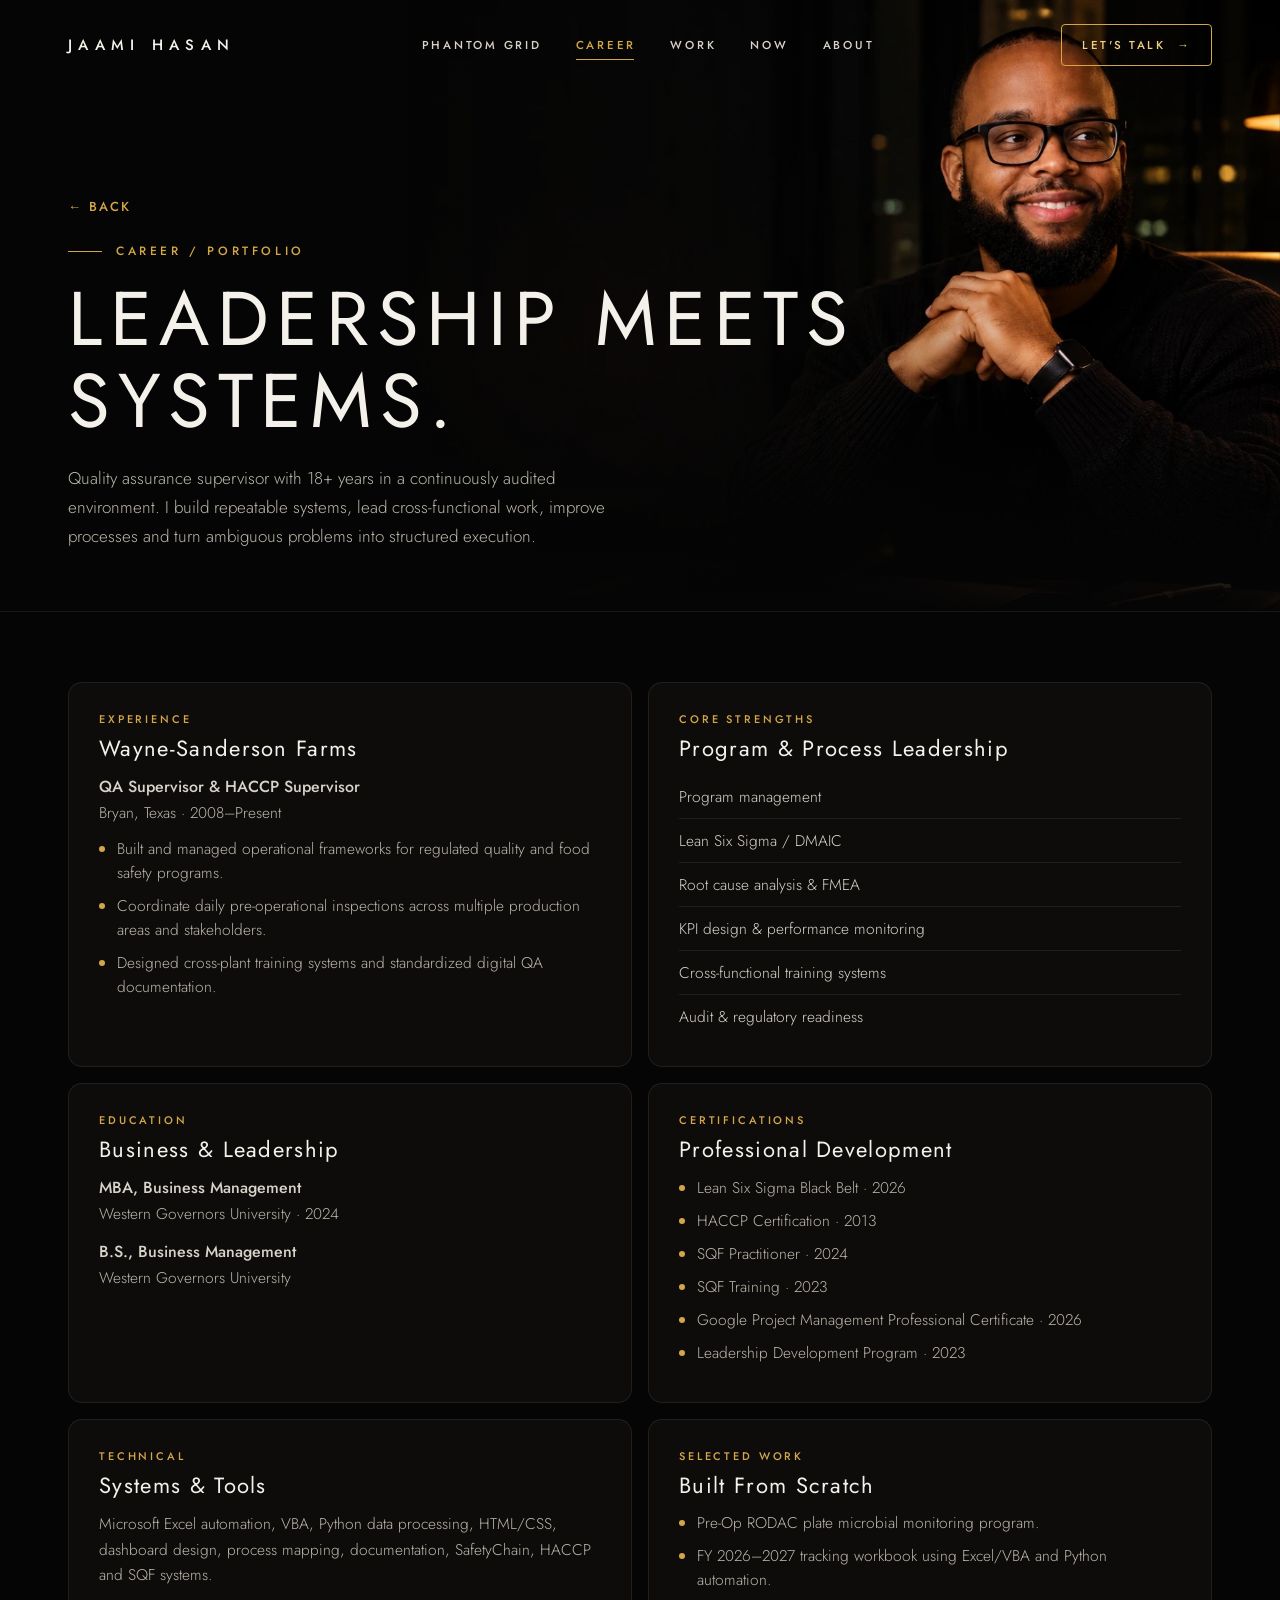
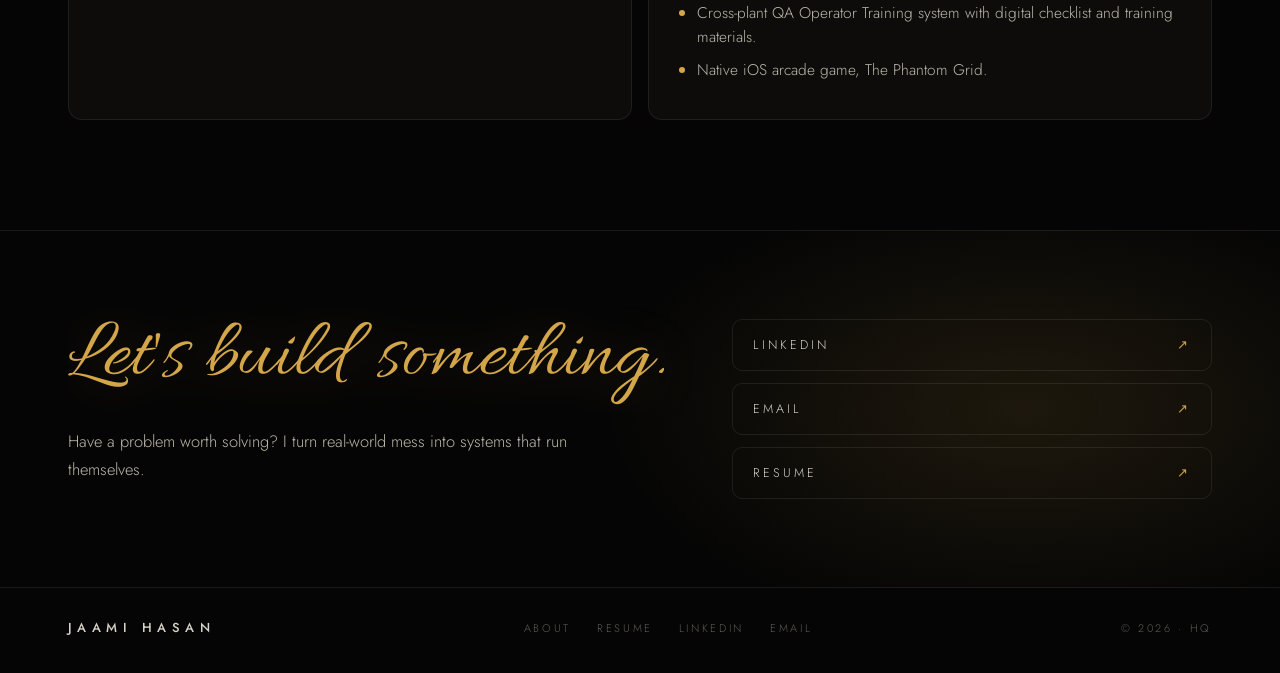
<file: career.html>
<!DOCTYPE html>
<html lang="en">
<head>
  <meta charset="UTF-8">
  <meta name="viewport" content="width=device-width, initial-scale=1.0">
  <meta name="description" content="Jaami Hasan career, leadership experience, education, certifications and technical work.">
  <title>Career | Jaami Hasan</title>
  <script>if(!matchMedia('(prefers-reduced-motion: reduce)').matches)document.documentElement.classList.add('js')</script>
  <link rel="preconnect" href="https://fonts.googleapis.com">
  <link href="https://fonts.googleapis.com/css2?family=Allura&family=Jost:wght@300;400;500;600&family=Space+Mono:wght@400;700&display=swap" rel="stylesheet">
  <link rel="stylesheet" href="assets/css/home.css?v=20261104d">
  <link rel="stylesheet" href="assets/css/inner.css?v=20261104b">
</head>
<body>
<nav id="nav"><div class="wrap">
  <a class="brand" href="index.html">JAAMI HASAN</a>
  <div class="links"><a href="index.html#phantom">PHANTOM GRID</a><a href="career.html" class="on" aria-current="page">CAREER</a><a href="index.html#work">WORK</a><a href="index.html#current">NOW</a><a href="about.html">ABOUT</a></div>
  <a class="outline" href="#contact">Let's talk <span>→</span></a>
</div></nav>
  <main>
    <header class="page-head">
      <div class="ph-art"><img data-par src="assets/img/jaami-desk.jpg" alt="Jaami Hasan at a dark wood desk at night"></div>
      <div class="wrap reveal">
        <a class="back-link" href="index.html">← Back</a>
        <div class="section-kicker">Career / Portfolio</div>
        <h1>Leadership meets systems.</h1>
        <p>Quality assurance supervisor with 18+ years in a continuously audited environment. I build repeatable systems, lead cross-functional work, improve processes and turn ambiguous problems into structured execution.</p>
      </div>
    </header>

    <section class="section">
      <div class="wrap resume-grid">
        <article class="resume-block reveal">
          <div class="card-kicker">Experience</div>
          <h2>Wayne-Sanderson Farms</h2>
          <h3>QA Supervisor &amp; HACCP Supervisor</h3>
          <p>Bryan, Texas · 2008–Present</p>
          <ul>
            <li>Built and managed operational frameworks for regulated quality and food safety programs.</li>
            <li>Coordinate daily pre-operational inspections across multiple production areas and stakeholders.</li>
            <li>Designed cross-plant training systems and standardized digital QA documentation.</li>
          </ul>
        </article>

        <article class="resume-block reveal" data-delay="1">
          <div class="card-kicker">Core strengths</div>
          <h2>Program &amp; Process Leadership</h2>
          <div class="simple-list">
            <div class="simple-row">Program management</div>
            <div class="simple-row">Lean Six Sigma / DMAIC</div>
            <div class="simple-row">Root cause analysis &amp; FMEA</div>
            <div class="simple-row">KPI design &amp; performance monitoring</div>
            <div class="simple-row">Cross-functional training systems</div>
            <div class="simple-row">Audit &amp; regulatory readiness</div>
          </div>
        </article>

        <article class="resume-block reveal">
          <div class="card-kicker">Education</div>
          <h2>Business &amp; Leadership</h2>
          <h3>MBA, Business Management</h3>
          <p>Western Governors University · 2024</p>
          <h3>B.S., Business Management</h3>
          <p>Western Governors University</p>
        </article>

        <article class="resume-block reveal" data-delay="1">
          <div class="card-kicker">Certifications</div>
          <h2>Professional Development</h2>
          <ul>
            <li>Lean Six Sigma Black Belt · 2026</li>
            <li>HACCP Certification · 2013</li>
            <li>SQF Practitioner · 2024</li>
            <li>SQF Training · 2023</li>
            <li>Google Project Management Professional Certificate · 2026</li>
            <li>Leadership Development Program · 2023</li>
          </ul>
        </article>

        <article class="resume-block reveal">
          <div class="card-kicker">Technical</div>
          <h2>Systems &amp; Tools</h2>
          <p>Microsoft Excel automation, VBA, Python data processing, HTML/CSS, dashboard design, process mapping, documentation, SafetyChain, HACCP and SQF systems.</p>
        </article>

        <article class="resume-block reveal" data-delay="1">
          <div class="card-kicker">Selected work</div>
          <h2>Built From Scratch</h2>
          <ul>
            <li>Pre-Op RODAC plate microbial monitoring program.</li>
            <li>FY 2026–2027 tracking workbook using Excel/VBA and Python automation.</li>
            <li>Cross-plant QA Operator Training system with digital checklist and training materials.</li>
            <li>Native iOS arcade game, The Phantom Grid.</li>
          </ul>
        </article>
      </div>
    </section>
  </main>
<div class="contact" id="contact"><div class="wrap">
  <div><div class="sig" data-in>Let's build something.</div><p class="lead" style="margin-top:14px" data-r>Have a problem worth solving? I turn real-world mess into systems that run themselves.</p></div>
  <div class="clinks"><a href="https://www.linkedin.com/in/jaamihasan" target="_blank" rel="noopener" data-r>LinkedIn <span>↗</span></a><a href="mailto:jaamihasan89@gmail.com" data-r style="--d:.08s">Email <span>↗</span></a><a href="career.html" data-r style="--d:.16s">Resume <span>↗</span></a></div>
</div></div>
<footer><div class="wrap"><div class="brand">JAAMI HASAN</div><div class="fl"><a href="about.html">About</a><a href="career.html">Resume</a><a href="https://www.linkedin.com/in/jaamihasan" target="_blank" rel="noopener">LinkedIn</a><a href="mailto:jaamihasan89@gmail.com">Email</a></div><div>© 2026 · <a href="https://hq.jaamihasan.com" rel="nofollow noopener" title="Business HQ (private)">HQ</a></div></div></footer>
<script src="assets/js/inner.js?v=20261104b"></script>
</body>
</html>
</file>
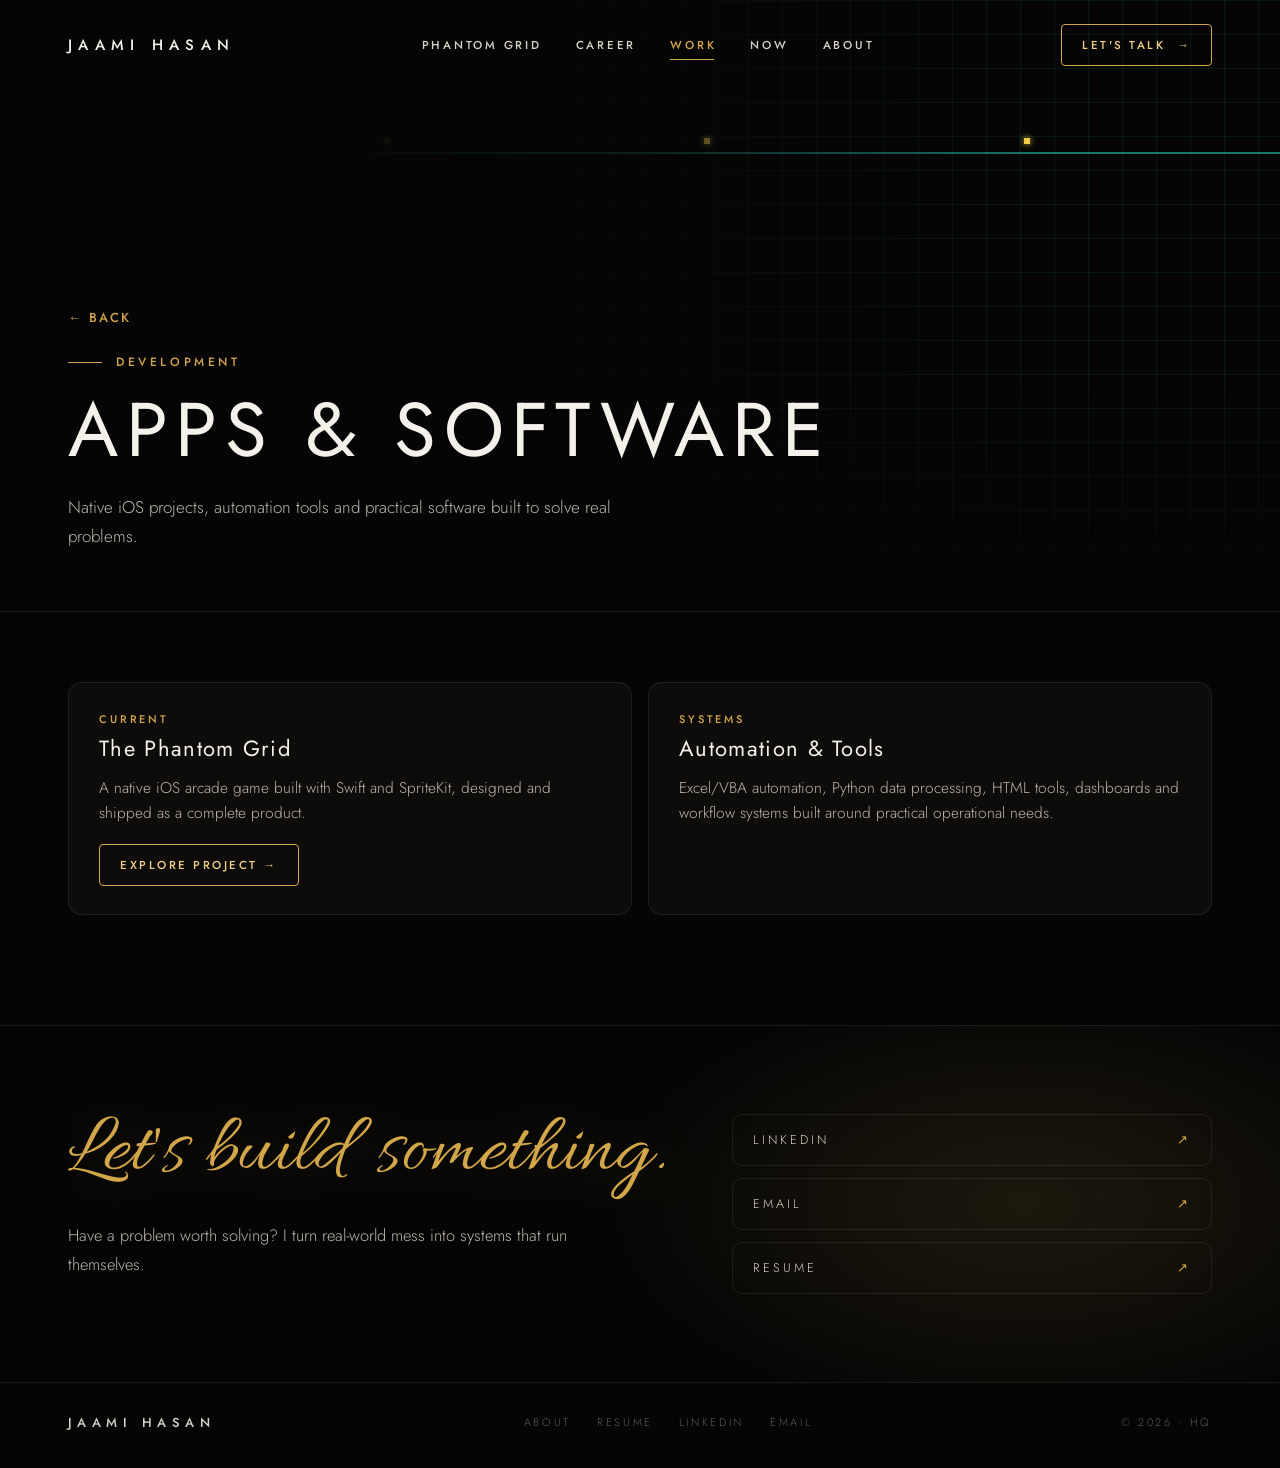
<file: development.html>
<!DOCTYPE html>
<html lang="en">
<head>
  <meta charset="UTF-8">
  <meta name="viewport" content="width=device-width, initial-scale=1.0">
  
  <title>Apps & Software | Jaami Hasan</title>
  <script>if(!matchMedia('(prefers-reduced-motion: reduce)').matches)document.documentElement.classList.add('js')</script>
  <link rel="preconnect" href="https://fonts.googleapis.com">
  <link href="https://fonts.googleapis.com/css2?family=Allura&family=Jost:wght@300;400;500;600&family=Space+Mono:wght@400;700&display=swap" rel="stylesheet">
  <link rel="stylesheet" href="assets/css/home.css?v=20261104d">
  <link rel="stylesheet" href="assets/css/inner.css?v=20261104b">
</head>
<body>
<nav id="nav"><div class="wrap">
  <a class="brand" href="index.html">JAAMI HASAN</a>
  <div class="links"><a href="index.html#phantom">PHANTOM GRID</a><a href="career.html">CAREER</a><a href="index.html#work" class="on" aria-current="page">WORK</a><a href="index.html#current">NOW</a><a href="about.html">ABOUT</a></div>
  <a class="outline" href="#contact">Let's talk <span>→</span></a>
</div></nav>
  <main>
    <header class="page-head">
      <div class="ph-art ph-grid" aria-hidden="true"><div class="a-grid"></div><div class="runway" aria-hidden="true"><i class="coin" style="left:30%;--k:coin1"></i><i class="coin" style="left:55%;--k:coin2"></i><i class="coin" style="left:80%;--k:coin3"></i><svg class="pg-enemy" viewBox="0 0 24 24"><path class="b" d="M4 1h16v7h2v11H2V8h2z"/><path class="eye" d="M6 2h4v3H6zM14 2h4v3h-4z"/><path class="l1" d="M2 19h8v5H2z"/><path class="l2" d="M14 19h8v5h-8z"/></svg><svg class="pg-run" viewBox="0 0 24 24"><path class="b" d="M5 1h14v7h1v11H4V8h1z"/><path class="eye" d="M14 2h3v3h-3z"/><path class="l1" d="M4 19h6v5H4z"/><path class="l2" d="M14 19h6v5h-6z"/></svg></div></div>
      <div class="wrap reveal">
        <a class="back-link" href="index.html">← Back</a>
        <div class="section-kicker">Development</div>
        <h1>Apps & Software</h1>
        <p>Native iOS projects, automation tools and practical software built to solve real problems.</p>
      </div>
    </header>
    <section class="section">
      <div class="wrap resume-grid">
        <article class="resume-block reveal">
          <div class="card-kicker">Current</div>
          <h2>The Phantom Grid</h2>
          <p>A native iOS arcade game built with Swift and SpriteKit, designed and shipped as a complete product.</p>
          <a class="btn" href="game.html">Explore project →</a>
        </article>
        <article class="resume-block reveal" data-delay="1">
          <div class="card-kicker">Systems</div>
          <h2>Automation & Tools</h2>
          <p>Excel/VBA automation, Python data processing, HTML tools, dashboards and workflow systems built around practical operational needs.</p>
        </article>
      </div>
    </section>
  </main>
<div class="contact" id="contact"><div class="wrap">
  <div><div class="sig" data-in>Let's build something.</div><p class="lead" style="margin-top:14px" data-r>Have a problem worth solving? I turn real-world mess into systems that run themselves.</p></div>
  <div class="clinks"><a href="https://www.linkedin.com/in/jaamihasan" target="_blank" rel="noopener" data-r>LinkedIn <span>↗</span></a><a href="mailto:jaamihasan89@gmail.com" data-r style="--d:.08s">Email <span>↗</span></a><a href="career.html" data-r style="--d:.16s">Resume <span>↗</span></a></div>
</div></div>
<footer><div class="wrap"><div class="brand">JAAMI HASAN</div><div class="fl"><a href="about.html">About</a><a href="career.html">Resume</a><a href="https://www.linkedin.com/in/jaamihasan" target="_blank" rel="noopener">LinkedIn</a><a href="mailto:jaamihasan89@gmail.com">Email</a></div><div>© 2026 · <a href="https://hq.jaamihasan.com" rel="nofollow noopener" title="Business HQ (private)">HQ</a></div></div></footer>
<script src="assets/js/inner.js?v=20261104b"></script>
</body>
</html>
</file>
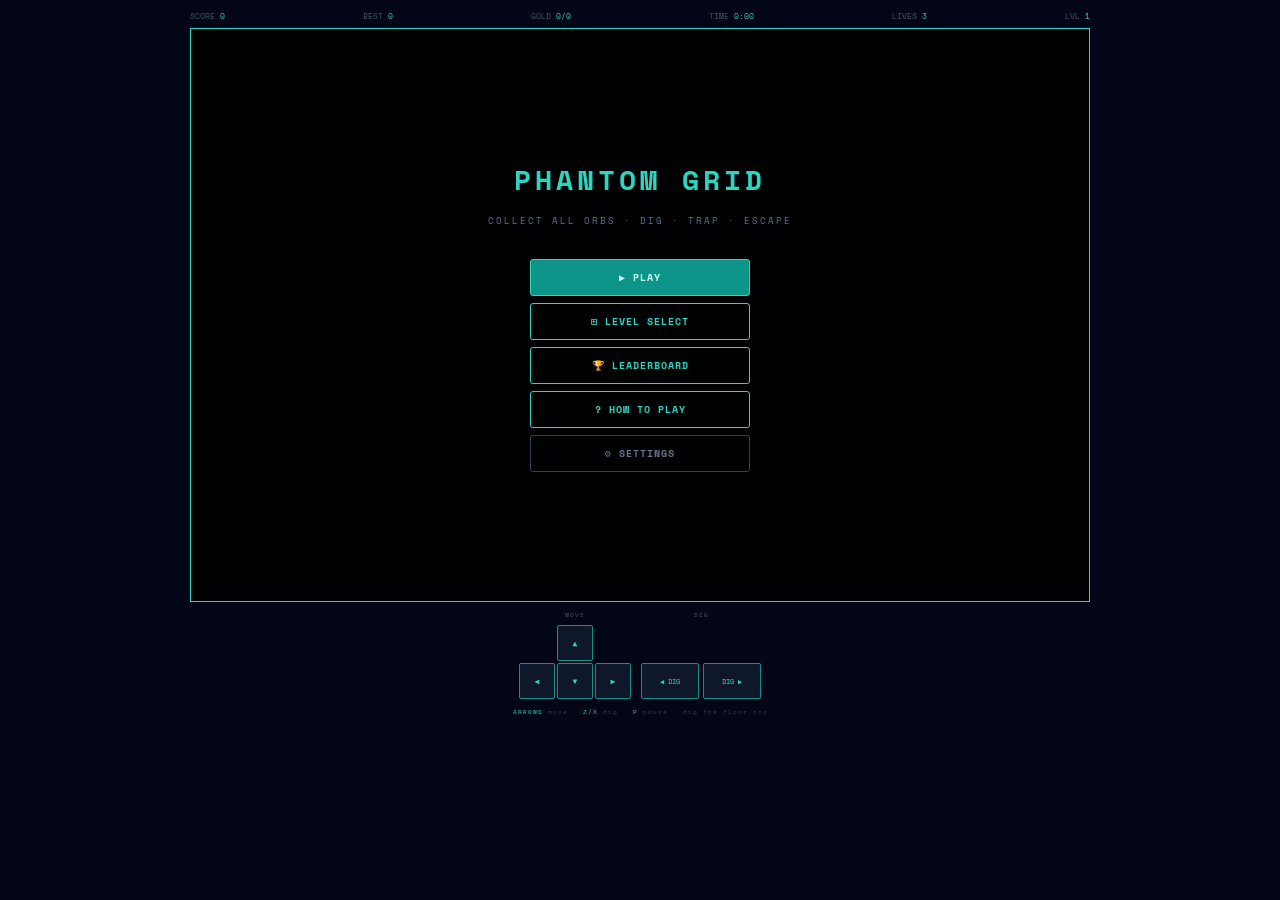
<file: game.html>
<!DOCTYPE html>
<html lang="en">
<head>
<meta charset="UTF-8">
<meta name="viewport" content="width=device-width, initial-scale=1.0">
<title>Phantom Grid</title>
<link href="https://fonts.googleapis.com/css2?family=Space+Mono:wght@400;700&display=swap" rel="stylesheet">
<style>
*,*::before,*::after{box-sizing:border-box;margin:0;padding:0;}
body{background:#020617;font-family:'Space Mono',monospace;display:flex;flex-direction:column;align-items:center;min-height:100vh;padding:10px 8px;overflow-x:hidden;}
#wrap{position:relative;border:1.5px solid var(--ld,#2dd4bf);}
canvas{display:block;}
/* overlays */
.ov{position:absolute;inset:0;display:flex;flex-direction:column;align-items:center;justify-content:center;}
.ov.hidden{display:none;}
.obg{position:absolute;inset:0;background:rgba(0,0,0,.85);}
.oc{position:relative;z-index:1;display:flex;flex-direction:column;align-items:center;gap:10px;width:100%;padding:0 18px;}
/* buttons */
.btn{font-family:'Space Mono',monospace;font-size:10px;font-weight:700;padding:10px 22px;border:1.5px solid;cursor:pointer;border-radius:3px;letter-spacing:1px;transition:all .15s;display:inline-block;}
.btn-teal{background:#0d9488;color:#ccfbf1;border-color:#2dd4bf;}
.btn-teal:hover{background:#2dd4bf;color:#020617;}
.btn-outline{background:transparent;color:#2dd4bf;border-color:#2dd4bf;}
.btn-outline:hover{background:rgba(45,212,191,.1);}
.btn-muted{background:transparent;color:#64748b;border-color:#334155;}
.btn-muted:hover{color:#94a3b8;border-color:#475569;}
.btn-red{background:transparent;color:#f87171;border-color:#f87171;}
.btn-red:hover{background:rgba(248,113,113,.1);}
/* title overlay */
#title-ov .title{font-size:clamp(18px,4vw,28px);font-weight:700;color:#2dd4bf;letter-spacing:4px;margin-bottom:4px;}
#title-ov .sub{font-size:9px;color:#64748b;letter-spacing:2px;margin-bottom:8px;}
#title-ov .hs{font-size:8px;color:#2dd4bf;margin-bottom:4px;}

.tbtn{font-family:'Space Mono',monospace;font-size:9px;font-weight:700;padding:7px 12px;border:1.5px solid;cursor:pointer;border-radius:3px;letter-spacing:1px;transition:all .15s;}
.tbtn.phantom{background:#0f172a;border-color:#2dd4bf;color:#2dd4bf;}
.tbtn.phantom.active{background:#134e4a;border-color:#5eead4;color:#ccfbf1;outline:2px solid #2dd4bf;outline-offset:2px;}

.menu-btns{display:flex;flex-direction:column;gap:7px;width:min(220px,80%);}
/* game over */
#gameover-ov .go-title{font-size:22px;font-weight:700;color:#f87171;letter-spacing:3px;}
#gameover-ov .go-score{font-size:10px;color:#f8fafc;margin:4px 0 2px;}
#gameover-ov .go-best{font-size:9px;color:#2dd4bf;}
/* pause */
#pause-ov .p-title{font-size:16px;font-weight:700;color:#2dd4bf;letter-spacing:3px;}
#pause-ov .p-sub{font-size:8px;color:#64748b;letter-spacing:1px;}
/* level select */
#levelsel-ov .ls-title{font-size:14px;font-weight:700;color:#2dd4bf;letter-spacing:3px;margin-bottom:8px;}
.ls-grid{display:grid;grid-template-columns:repeat(5,1fr);gap:6px;max-width:340px;}
.ls-btn{font-family:'Space Mono',monospace;font-size:9px;font-weight:700;padding:6px 4px;border:1.5px solid;cursor:pointer;border-radius:3px;transition:all .15s;text-align:center;line-height:1.4;}
.ls-btn.unlocked{background:#0f172a;border-color:#2dd4bf;color:#2dd4bf;}
.ls-btn.unlocked:hover{background:#134e4a;}
.ls-btn.locked{background:#0a0f1e;border-color:#1e293b;color:#334155;cursor:default;}
.ls-btn.current{border-color:#fde68a;color:#fde68a;}
/* leaderboard */
#lb-ov .lb-title{font-size:14px;font-weight:700;color:#2dd4bf;letter-spacing:3px;margin-bottom:6px;}
.lb-tabs{display:flex;gap:4px;flex-wrap:wrap;max-width:340px;margin-bottom:8px;justify-content:center;}
.lb-tab{font-family:'Space Mono',monospace;font-size:8px;padding:3px 6px;border:1px solid #1e293b;cursor:pointer;border-radius:2px;color:#64748b;background:#0f172a;}
.lb-tab.active{border-color:#2dd4bf;color:#2dd4bf;background:#0d2625;}
.lb-table{font-size:8px;color:#94a3b8;width:100%;max-width:300px;border-collapse:collapse;}
.lb-table th{color:#2dd4bf;padding:3px 6px;text-align:left;border-bottom:1px solid #1e293b;}
.lb-table td{padding:3px 6px;}
.lb-table tr:nth-child(1) td{color:#fde68a;}
/* settings */
#settings-ov{z-index:30;}
.stabs{display:flex;gap:0;margin-bottom:10px;border:1px solid #1e293b;border-radius:3px;overflow:hidden;}
.stab{font-family:'Space Mono',monospace;font-size:9px;font-weight:700;padding:7px 14px;cursor:pointer;letter-spacing:1px;color:#64748b;background:#0a0f1e;border:none;transition:all .15s;}
.stab.active{background:#0d9488;color:#ccfbf1;}
.s-section{display:flex;flex-direction:column;gap:8px;width:min(280px,88%);}
.s-row{display:flex;justify-content:space-between;align-items:center;font-size:8px;color:#94a3b8;letter-spacing:1px;}
.s-row input[type=range]{width:120px;accent-color:#2dd4bf;}
.s-toggle{position:relative;width:34px;height:18px;cursor:pointer;}
.s-toggle input{opacity:0;width:0;height:0;}
.s-track{position:absolute;inset:0;background:#1e293b;border-radius:9px;transition:background .2s;}
.s-toggle input:checked+.s-track{background:#2dd4bf;}
.s-track::before{content:'';position:absolute;height:12px;width:12px;left:3px;bottom:3px;background:#fff;border-radius:50%;transition:transform .2s;}
.s-toggle input:checked+.s-track::before{transform:translateX(16px);}
.dev-grid{display:grid;grid-template-columns:repeat(5,1fr);gap:4px;margin-top:4px;}
.dev-lvl{font-family:'Space Mono',monospace;font-size:9px;padding:5px 2px;border:1px solid #2dd4bf;cursor:pointer;border-radius:2px;color:#2dd4bf;background:#0a0f1e;text-align:center;}
.dev-lvl:hover{background:#0d9488;color:#ccfbf1;}
/* credits */
#credits-ov{z-index:25;overflow:hidden;}
#credits-scroll{position:absolute;width:100%;text-align:center;display:flex;flex-direction:column;align-items:center;gap:6px;padding:20px 20px 60px;}
.cr-big{font-size:22px;font-weight:700;color:#2dd4bf;letter-spacing:4px;}
.cr-med{font-size:13px;font-weight:700;color:#fde68a;letter-spacing:2px;}
.cr-sec{font-size:10px;font-weight:700;color:#2dd4bf;letter-spacing:3px;margin-top:10px;}
.cr-row{display:grid;grid-template-columns:1fr 1fr;gap:4px 20px;font-size:8px;width:min(280px,90%);text-align:left;}
.cr-lbl{color:#64748b;}.cr-val{color:#f8fafc;}
.cr-line{width:60%;height:1px;background:#2dd4bf;opacity:.4;margin:8px auto;}
.cr-sm{font-size:8px;color:#64748b;letter-spacing:1px;}
/* hud */
#hud{display:flex;align-items:center;justify-content:space-between;width:100%;max-width:var(--w,616px);margin-bottom:6px;flex-wrap:wrap;gap:4px;}
.hud-item{font-size:8px;}.hl{color:#475569;}.hv{color:#2dd4bf;}
/* controls */
#ctrl{display:flex;gap:10px;margin-top:8px;align-items:flex-start;}
.cg{display:flex;flex-direction:column;align-items:center;gap:3px;}
.cl{font-size:6px;color:#475569;margin-bottom:3px;letter-spacing:1px;}
.dpad{display:grid;grid-template-columns:repeat(3,36px);grid-template-rows:repeat(2,36px);gap:2px;}
.dig-btns{display:flex;gap:4px;margin-top:38px;}
.bk{width:36px;height:36px;background:#0f172a;border:1.5px solid #0d9488;color:#2dd4bf;font-family:'Space Mono',monospace;font-size:8px;cursor:pointer;display:flex;align-items:center;justify-content:center;user-select:none;border-radius:2px;transition:background .2s;}
.bk:active,.bk.pressed{background:#0d9488;color:#000;}
.bk.empty{background:none!important;border:none!important;cursor:default;}
.bk.dig{width:58px;font-size:7px;}
#info{margin-top:8px;font-size:6px;color:#334155;letter-spacing:1px;text-align:center;}
.dig-ovl-btn{font-family:'Space Mono',monospace;font-size:12px;font-weight:700;padding:12px 20px;border:2px solid #ea580c;background:rgba(15,23,42,0.9);color:#fed7aa;border-radius:6px;cursor:pointer;pointer-events:all;touch-action:manipulation;user-select:none;letter-spacing:1px;}
.dig-ovl-btn:active{background:#ea580c;color:#020617;}
/* countdown */
#countdown-wrap{position:absolute;inset:0;display:flex;align-items:center;justify-content:center;pointer-events:none;z-index:40;}
#countdown-num{font-size:96px;font-weight:700;color:#fde68a;text-shadow:3px 3px 0 #000010;transition:none;line-height:1;}
#countdown-wrap.hidden{display:none;}
/* initials modal */
#initials-modal{position:absolute;inset:0;display:flex;align-items:center;justify-content:center;z-index:50;background:rgba(0,0,0,.8);}
#initials-modal.hidden{display:none;}
.im-box{background:#0f172a;border:1.5px solid #2dd4bf;border-radius:4px;padding:20px;display:flex;flex-direction:column;align-items:center;gap:10px;min-width:220px;}
.im-title{font-size:10px;font-weight:700;color:#fde68a;letter-spacing:2px;}
.im-score{font-size:8px;color:#94a3b8;}
.im-confirm{font-size:12px;font-weight:700;color:#2dd4bf;letter-spacing:3px;margin:4px 0;}
.im-input{font-family:'Space Mono',monospace;font-size:16px;font-weight:700;background:#020617;border:1.5px solid #2dd4bf;color:#2dd4bf;padding:8px 12px;width:100px;text-align:center;letter-spacing:4px;border-radius:2px;text-transform:uppercase;}
.im-row{display:flex;gap:8px;}
</style>
</head>
<body>

<!-- HUD -->
<div id="hud">
  <span class="hud-item"><span class="hl">SCORE </span><span class="hv" id="h-score">0</span></span>
  <span class="hud-item"><span class="hl">BEST </span><span class="hv" id="h-best">0</span></span>
  <span class="hud-item"><span class="hl">GOLD </span><span class="hv" id="h-gold">0/0</span></span>
  <span class="hud-item"><span class="hl">TIME </span><span class="hv" id="h-time">0:00</span></span>
  <span class="hud-item"><span class="hl">LIVES </span><span class="hv" id="h-lives">3</span></span>
  <span class="hud-item"><span class="hl">LVL </span><span class="hv" id="h-lvl">1</span></span>
</div>

<div id="wrap">
<canvas id="gc"></canvas>

<!-- COUNTDOWN -->
<div id="countdown-wrap" class="hidden"><div id="countdown-num">3</div></div>

<!-- DIG BUTTONS OVERLAY -->
<div id="dig-overlay" style="position:absolute;bottom:12px;left:0;right:0;display:none;justify-content:center;gap:16px;z-index:61;pointer-events:none;">
  <button class="dig-ovl-btn" onpointerdown="tryDig('left')">◀ DIG</button>
  <button class="dig-ovl-btn" onpointerdown="tryDig('right')">DIG ▶</button>
</div>

<!-- TITLE / MAIN MENU -->
<div id="title-ov" class="ov">
  <div class="obg"></div>
  <div class="oc">
    <div class="title">PHANTOM GRID</div>
    <div class="sub">COLLECT ALL ORBS · DIG · TRAP · ESCAPE</div>
    <div class="hs" id="t-hs"></div>
    <div class="menu-btns">
      <button class="btn btn-teal" onclick="startGame()">▶ PLAY</button>
      <button class="btn btn-outline" onclick="showLevelSelect()">⊞ LEVEL SELECT</button>
      <button class="btn btn-outline" onclick="showLeaderboard()">🏆 LEADERBOARD</button>
      <button class="btn btn-outline" onclick="showTutorial()">? HOW TO PLAY</button>
      <button class="btn btn-muted" onclick="openSettings()">⚙ SETTINGS</button>
    </div>
  </div>
</div>

<!-- GAME OVER -->
<div id="gameover-ov" class="ov hidden">
  <div class="obg"></div>
  <div class="oc">
    <div class="go-title">GAME OVER</div>
    <div class="go-score" id="go-score">SCORE: 0</div>
    <div class="go-best" id="go-best">BEST: 0</div>
    <div style="display:flex;gap:8px;margin-top:8px;">
      <button class="btn btn-teal" onclick="playAgain()">PLAY AGAIN</button>
      <button class="btn btn-muted" onclick="goMainMenu()">MAIN MENU</button>
    </div>
  </div>
</div>

<!-- PAUSE -->
<div id="pause-ov" class="ov hidden">
  <div class="obg" style="background:rgba(0,0,0,.7);"></div>
  <div class="oc">
    <div class="p-title">PAUSED</div>
    <div class="p-sub" id="pause-info">LVL 1 · SCORE 0</div>
    <div style="display:flex;gap:8px;margin-top:8px;">
      <button class="btn btn-teal" onclick="togglePause()">RESUME</button>
      <button class="btn btn-muted" onclick="goMainMenu()">MAIN MENU</button>
    </div>
  </div>
</div>

<!-- LEVEL SELECT -->
<div id="levelsel-ov" class="ov hidden">
  <div class="obg"></div>
  <div class="oc">
    <div class="ls-title">SELECT LEVEL</div>
    <div class="ls-grid" id="ls-grid"></div>
    <button class="btn btn-muted" style="margin-top:10px;" onclick="showMainMenu()">← BACK</button>
  </div>
</div>

<!-- LEADERBOARD -->
<div id="lb-ov" class="ov hidden">
  <div class="obg"></div>
  <div class="oc">
    <div class="lb-title">LEADERBOARD</div>
    <div class="lb-tabs" id="lb-tabs"></div>
    <table class="lb-table" id="lb-table">
      <tr><th>#</th><th>NAME</th><th>SCORE</th><th>TIME</th></tr>
    </table>
    <button class="btn btn-muted" style="margin-top:10px;" onclick="showMainMenu()">← BACK</button>
  </div>
</div>

<!-- SETTINGS -->
<div id="settings-ov" class="ov hidden">
  <div class="obg"></div>
  <div class="oc">
    <div style="font-size:11px;font-weight:700;color:#2dd4bf;letter-spacing:3px;margin-bottom:8px;">SETTINGS</div>
    <div class="stabs">
      <button class="stab active" onclick="switchStab('game',this)">GAME</button>
      <button class="stab" onclick="switchStab('audio',this)">AUDIO</button>
      <button class="stab" onclick="switchStab('dev',this)">DEV</button>
    </div>
    <!-- GAME TAB -->
    <div id="stab-game" class="s-section">
      <div class="s-row"><span>SPEED <span id="sp-val">Normal</span></span><input type="range" id="sp-sl" min="1" max="5" value="3" oninput="applySpeed(this.value)"></div>
      <div class="s-row"><span>DIFFICULTY <span id="df-val">Normal</span></span><input type="range" id="df-sl" min="1" max="3" value="2" oninput="applyDifficulty(this.value)"></div>
      <div class="s-row"><span>LADDER ASSIST</span><label class="s-toggle"><input type="checkbox" id="la-tog" checked onchange="ladderAssistEnabled=this.checked;localStorage.setItem('pg_ladder_assist',this.checked?1:0)"><div class="s-track"></div></label></div>
      <div class="s-row"><span>DIG BUTTONS</span><label class="s-toggle"><input type="checkbox" id="db-tog" onchange="toggleDigButtons(this.checked)"><div class="s-track"></div></label></div>
      <div class="s-row"><span>CHANGE PLAYER</span><button class="btn btn-muted" style="font-size:7px;padding:4px 8px;" onclick="changePlayer()">CHANGE</button></div>
    </div>
    <!-- AUDIO TAB -->
    <div id="stab-audio" class="s-section" style="display:none;">
      <div class="s-row"><span>SOUND EFFECTS</span><label class="s-toggle"><input type="checkbox" id="snd-tog" checked onchange="soundEnabled=this.checked"><div class="s-track"></div></label></div>
      <div class="s-row"><span>SHOW FPS</span><label class="s-toggle"><input type="checkbox" id="fps-tog" onchange="showFPS=this.checked"><div class="s-track"></div></label></div>
    </div>
    <!-- DEV TAB -->
    <div id="stab-dev" class="s-section" style="display:none;">
      <div style="font-size:9px;font-weight:700;color:#2dd4bf;letter-spacing:2px;">DEV MODE 🔓</div>
      <button class="btn btn-outline" onclick="devUnlockAll()" style="font-size:8px;padding:7px;">UNLOCK ALL LEVELS</button>
      <button class="btn btn-red" onclick="devReset()" style="font-size:8px;padding:7px;">RESET ALL PROGRESS</button>
      <div style="font-size:8px;color:#64748b;letter-spacing:1px;margin-top:4px;">JUMP TO LEVEL</div>
      <div class="dev-grid" id="dev-lvl-grid"></div>
      <div id="dev-msg" style="font-size:8px;color:#2dd4bf;min-height:14px;"></div>
    </div>
    <button class="btn btn-teal" onclick="closeSettings()" style="margin-top:10px;">CLOSE ✕</button>
  </div>
</div>

<!-- INITIALS MODAL -->
<div id="initials-modal" class="hidden">
  <div class="im-box">
    <div class="im-title">🏆 HIGH SCORE!</div>
    <div class="im-score" id="im-score-txt"></div>
    <div id="im-confirm-section">
      <div class="im-confirm" id="im-saved-initials"></div>
      <div style="font-size:8px;color:#64748b;margin-bottom:8px;">Is this you?</div>
      <div class="im-row">
        <button class="btn btn-teal" style="font-size:8px;padding:6px 10px;" onclick="confirmInitials()">YES, THAT'S ME</button>
        <button class="btn btn-muted" style="font-size:8px;padding:6px 10px;" onclick="showInitialsInput()">CHANGE</button>
      </div>
    </div>
    <div id="im-input-section" style="display:none;flex-direction:column;align-items:center;gap:8px;">
      <div style="font-size:8px;color:#64748b;">ENTER 3 INITIALS</div>
      <input class="im-input" id="im-input" maxlength="3" placeholder="JAH" oninput="this.value=this.value.toUpperCase()">
      <div class="im-row">
        <button class="btn btn-teal" style="font-size:8px;padding:6px 10px;" onclick="saveInitials()">SAVE</button>
        <button class="btn btn-muted" style="font-size:8px;padding:6px 10px;" onclick="skipInitials()">SKIP</button>
      </div>
    </div>
  </div>
</div>

<!-- CREDITS -->
<div id="credits-ov" class="ov hidden">
  <div class="obg"></div>
  <div id="credits-scroll">
    <div style="height:300px;"></div>
    <div class="cr-big">PHANTOM GRID</div>
    <div class="cr-med">A GAME BY JAAMI HASAN</div>
    <div class="cr-line"></div>
    <div class="cr-sec">DEVELOPMENT</div>
    <div class="cr-row"><span class="cr-lbl">Game Design</span><span class="cr-val">JAAMI HASAN</span><span class="cr-lbl">Programming</span><span class="cr-val">JAAMI HASAN</span><span class="cr-lbl">Level Design</span><span class="cr-val">JAAMI HASAN</span><span class="cr-lbl">Art Direction</span><span class="cr-val">JAAMI HASAN</span><span class="cr-lbl">Sound Design</span><span class="cr-val">JAAMI HASAN</span><span class="cr-lbl">QA Testing</span><span class="cr-val">JAAMI HASAN</span></div>
    <div class="cr-line"></div>
    <div class="cr-sec">TECHNOLOGY</div>
    <div class="cr-row"><span class="cr-lbl">Swift / SpriteKit</span><span class="cr-val">iOS Native</span><span class="cr-lbl">JavaScript</span><span class="cr-val">Web Prototype</span><span class="cr-lbl">Python + BFS</span><span class="cr-val">Level Verify</span><span class="cr-lbl">Claude Code</span><span class="cr-val">AI Dev Partner</span></div>
    <div class="cr-line"></div>
    <div class="cr-sec">THE LEVELS</div>
    <div class="cr-row" id="cr-levels"></div>
    <div class="cr-line"></div>
    <div class="cr-sec">SPECIAL THANKS</div>
    <div class="cr-sm">To everyone who played the beta</div>
    <div class="cr-sm">Built with Claude — Anthropic</div>
    <div class="cr-sm">Ascendance · 2026</div>
    <div class="cr-line"></div>
    <div class="cr-big" style="font-size:18px;">PHANTOM GRID</div>
    <div class="cr-sm">Version 1.0 · © 2026 Jaami Hasan</div>
    <div class="cr-sm">jaamihasan.com</div>
    <div style="height:100px;"></div>
    <button class="btn btn-outline" onclick="endCredits()">MAIN MENU</button>
    <div style="height:200px;"></div>
  </div>
</div>

</div><!-- /wrap -->

<div id="ctrl">
  <div class="cg">
    <div class="cl">MOVE</div>
    <div class="dpad">
      <div class="bk empty"></div>
      <button class="bk" id="btn-up" onpointerdown="btnD('up')" onpointerup="btnU('up')" onpointerleave="btnU('up')">▲</button>
      <div class="bk empty"></div>
      <button class="bk" id="btn-left" onpointerdown="btnD('left')" onpointerup="btnU('left')" onpointerleave="btnU('left')">◀</button>
      <button class="bk" id="btn-down" onpointerdown="btnD('down')" onpointerup="btnU('down')" onpointerleave="btnU('down')">▼</button>
      <button class="bk" id="btn-right" onpointerdown="btnD('right')" onpointerup="btnU('right')" onpointerleave="btnU('right')">▶</button>
    </div>
  </div>
  <div class="cg">
    <div class="cl">DIG</div>
    <div class="dig-btns">
      <button class="bk dig" onpointerdown="tryDig('left')">◀ DIG</button>
      <button class="bk dig" onpointerdown="tryDig('right')">DIG ▶</button>
    </div>
  </div>
</div>
<div id="info"><span style="color:#2dd4bf;">ARROWS</span> move · <span style="color:#2dd4bf;">Z/X</span> dig · <span style="color:#2dd4bf;">P</span> pause · dig the floor too</div>

<script>
// ── Constants ──────────────────────────────────────────────
const TILE=28,COLS=22,ROWS=14,W=COLS*TILE,H=ROWS*TILE;
const T={E:0,B:1,S:2,L:3,R:4,G:5};
const BASE_HOLE=320,MIN_HOLE=160;

// ── Canvas ─────────────────────────────────────────────────
const canvas=document.getElementById('gc');

// Scale canvas to fit screen width while keeping aspect ratio
function resizeCanvas(){
  const maxW = Math.min(window.innerWidth - 16, 900);
  const scale = maxW / W;
  const dispW = Math.floor(W * scale);
  const dispH = Math.floor(H * scale);
  canvas.width = W;
  canvas.height = H;
  canvas.style.width = dispW + 'px';
  canvas.style.height = dispH + 'px';
  document.getElementById('wrap').style.setProperty('--w', dispW+'px');
  document.getElementById('wrap').style.width = dispW + 'px';
  const hud = document.getElementById('hud');
  if(hud) hud.style.maxWidth = dispW + 'px';
  const ctrl = document.getElementById('ctrl');
  if(ctrl) ctrl.style.maxWidth = dispW + 'px';
}
resizeCanvas();
window.addEventListener('resize', resizeCanvas);
const ctx=canvas.getContext('2d');

// ── Audio ──────────────────────────────────────────────────
const AC=new(window.AudioContext||window.webkitAudioContext)();
let soundEnabled=true,showFPS=false;
function beep(f,t,d,v=.18,w=0){
  if(!soundEnabled)return;
  try{const g=AC.createGain(),o=AC.createOscillator();
  o.connect(g);g.connect(AC.destination);
  o.type=t;o.frequency.setValueAtTime(f,AC.currentTime+w);
  g.gain.setValueAtTime(v,AC.currentTime+w);
  g.gain.exponentialRampToValueAtTime(.001,AC.currentTime+w+d);
  o.start(AC.currentTime+w);o.stop(AC.currentTime+w+d+.05);}catch(e){}
}
function sndCollect(){beep(880,'sine',.08,.12);beep(1320,'sine',.08,.1,.06);}
function sndDig(){beep(120,'sawtooth',.12,.15);beep(80,'sawtooth',.1,.1,.08);}
function sndDeath(){beep(440,'sawtooth',.15,.2);beep(220,'sawtooth',.2,.18,.1);beep(110,'sawtooth',.3,.15,.2);}
function sndTrap(){beep(200,'square',.05,.12);beep(150,'square',.08,.1,.04);}
function sndTeleport(){[0,.04,.08,.12,.16,.2,.24].forEach((t,i)=>{beep(200+i*180,'sawtooth',.08,.22,t);});beep(2000,'sine',.3,.25,.28);}
function sndCountdown(){beep(440,'sine',.1,.15);}
function sndGo(){beep(880,'sine',.05,.2);beep(1320,'sine',.1,.18,.06);}
document.addEventListener('pointerdown',()=>AC.resume(),{once:true});
document.addEventListener('keydown',()=>AC.resume(),{once:true});

// ── Themes ─────────────────────────────────────────────────
let currentTheme='phantom';
const THEMES={
  phantom:{name:'PHANTOM GRID',sky:'#020617',bk:'#0f172a',bf:'#1e293b',bm:'#020617',ld:'#2dd4bf',lr:'#0d9488',br:'#1e3a5f',bs:'#2dd4bf',gd:'#fde68a',gs:'#fff',py:'#ccfbf1',pd:'#0d9488',en:'#7c3aed',ed:'#4c1d95',eh:'#6d28d9',hl:'#000010',eEye:'#fde68a',flash:'#ffffff',goldCircle:true},

};
function C(){return THEMES[currentTheme];}
// Theme locked to Phantom Grid
function selectTheme(n){ currentTheme='phantom'; }

// ── Difficulty ─────────────────────────────────────────────
let settingSpeed=3,settingDiff=2;
const SPEED_LABELS={1:'Slow',2:'Slow',3:'Normal',4:'Fast',5:'Fast'};
const SPEED_PW={1:16,2:13,3:10,4:7,5:5};
const SPEED_PF={1:8,2:6,3:5,4:4,5:3};
const DIFF_ES={1:1.5,2:1.0,3:.7};
const DIFF_HL={1:1.4,2:1.0,3:.7};
const DIFF_LABELS={1:'Easy',2:'Normal',3:'Hard'};
let PLAYER_WALK=10,PLAYER_FALL=5;
function applySpeed(v){settingSpeed=+v;PLAYER_WALK=SPEED_PW[v];PLAYER_FALL=SPEED_PF[v];document.getElementById('sp-val').textContent=SPEED_LABELS[v];localStorage.setItem('pg_speed',v);}
function applyDifficulty(v){settingDiff=+v;document.getElementById('df-val').textContent=DIFF_LABELS[v];localStorage.setItem('pg_diff',v);}
function enemySpeed(lvl){return Math.round(Math.max(13,22-Math.floor(lvl*.65))*DIFF_ES[settingDiff]);}
function holeLife(lvl){return Math.round(Math.max(MIN_HOLE,(BASE_HOLE-lvl*11)*DIFF_HL[settingDiff]));}
let ladderAssistEnabled = localStorage.getItem('pg_ladder_assist')!=='0';
let digButtonsVisible = false;

function toggleDigButtons(on){
  digButtonsVisible=on;
  const ov=document.getElementById('dig-overlay');
  if(ov) ov.style.display=on?'flex':'none';
  localStorage.setItem('pg_dig_buttons',on?1:0);
}

(function(){
  const sp=+localStorage.getItem('pg_speed')||3;
  const df=+localStorage.getItem('pg_diff')||2;
  document.getElementById('sp-sl').value=sp; applySpeed(sp);
  document.getElementById('df-sl').value=df; applyDifficulty(df);
  // Restore dig buttons state
  const db=localStorage.getItem('pg_dig_buttons')==='1';
  const dbTog=document.getElementById('db-tog');
  if(dbTog){dbTog.checked=db; if(db)toggleDigButtons(true);}
  // Restore ladder assist
  const la=localStorage.getItem('pg_ladder_assist')!=='0';
  const laTog=document.getElementById('la-tog');
  if(laTog) laTog.checked=la;
})();

// ── Level names & data ─────────────────────────────────────
const LEVEL_NAMES=["THE GATE","THE CANYON","THE SPINE","THE TRIPOD","THE WINGS","THE GRID","THE COMB","THE TOWER","THE ZIGZAG","THE CROSS","THE LABYRINTH","THE GAUNTLET","THE CASCADE","THE FORTRESS","THE NEXUS"];
const LEVELS=[
 ["0000000030000300000000","0000000030000300000000","0000500030000300050000","1111111131111311111111","0000000030000300000000","0000000030000300000000","0000500030000300050000","1111111131111311111111","0000000030000300000000","0000500030000300050000","1111111131111311111111","0000000030000300000000","0000000030000300000000","1111111111111111111111"],
 ["0030000000000000000300","0030000000000000000300","0030000500050050000300","1131111111111111111311","0030000000000000000300","0030000000000000000300","0030000500050050000300","1131111111111111111311","0030000000000000000300","0030000500050050000300","1131111111111111111311","0030000000000000000300","0030000000000000000300","1111111111111111111111"],
 ["0000000000300000000000","0000000000300000000000","0000000000300000000000","1111111111311111111111","0000000000300000000000","0000000050305000000000","1111111111311111111111","0000000000300000000000","0000000050305000000000","1111111111311111111111","0000000000300000000000","0000000050305000000000","1111111111111111111111","1111111111111111111111"],
 ["0000030000030000030000","0000030000030000030000","0050030050030050030500","1111131111131111131111","0000030000030000030000","0000030000030000030000","0050030050030050030500","1111131111131111131111","0000030000030000030000","0050030050030050030500","1111131111131111131111","0000030000030000030000","0000030000030000030000","1111111111111111111111"],
 ["0003000000000000003000","0003000000000000003000","0003000005005000003000","1113111111111111113111","0003000000000000003000","4443444444444444443444","0003000005005000003000","1113111111111111113111","0003000000000000003000","0003000005005000003000","1113111111111111113111","0003000000000000003000","4443444444444444443444","1111111111111111111111"],
 ["0000300003000030000300","0000300003000030000300","0500305003050030500300","1111311113111131111311","0000300003000030000300","0000300003000030000300","0500305003050030500300","1111311113111131111311","0000300003000030000300","0500305003050030500300","1111311113111131111311","0000300003000030000300","0000300003000030000300","1111111111111111111111"],
 ["0030000300000030000300","0030000300000030000300","5030500300500030500305","1131111311111131111311","0030000300000030000300","4434444344444434444344","5030500300500030500305","1131111311111131111311","0030000300000030000300","5030500300500030500305","1131111311111131111311","4434444344444434444344","5030500300500030500305","1111111111111111111111"],
 ["0000000000330000000000","0000000000330000000000","0000000000330000000000","1111111111331111111111","0000000000330000000000","4444444444334444444444","0000500000330000050000","1111111111331111111111","0000000000330000000000","0000500000330000050000","1111111111331111111111","4444444444334444444444","0000500000330000050000","1111111111111111111111"],
 ["0000300000000000000000","0000300000000000000000","0500300050000000000000","1111311111111111131111","0000300000000000000000","0500300050000000000000","1111311111111111131111","0000000000000000030000","0000000000000500030050","1111311111111111131111","0000000000000000030000","0000000000000500030050","1111111111111111111111","1111111111111111111111"],
 ["0000030000300000300000","0000030000300000300000","0500030500300500300500","1111131111311111311111","0000030000300000300000","4444434444344444344444","0500030500300500300500","1111131111311111311111","0000030000300000300000","4444434444344444344444","0500030500300500300500","1111131111311111311111","0000030000300000300000","1111111111111111111111"],
 // L11 fixed — ladders connect all floors
 ["0003000000030000000000","0003000000030000000000","0003005000030500000000","1113111111131111111111","0003000000030000000000","0003005000030500000000","1113111111131111111111","0003000000030000003000","0003005000030050003000","1113111111131111113111","0003000000030000003000","0003005000030050003000","1113111111131111113111","1111111111111111111111"],
 ["0003000030000300003000","0003000030000300003000","5003050030500305003050","1113111131111311113111","0003000030000300003000","4443444434444344443444","5003050030500305003050","1113111131111311113111","4443444434444344443444","5003050030500305003050","1113111131111311113111","0003000030000300003000","4443444434444344443444","1111111111111111111111"],
 ["0030000000030000000000","0030000000030000000000","0030050050030000000000","1131111111131111111131","0030000000030000000000","0030050050030000000000","1131111111131111111131","0000000000030000000030","0000050000030005000030","1131111111131111111131","0000000000030000000030","0000050000030005000030","1111111111111111111111","1111111111111111111111"],
 ["0030000300000030000300","0030000300000030000300","5030500300500030500305","1131111311111131111311","0030000300000030000300","4434444344444434444344","5030500300500030500305","1131111311111131111311","0030000300000030000300","4434444344444434444344","5030500300500030500305","1131111311111131111311","4434444344444434444344","1111111111111111111111"],
 ["0030030000300000300300","0030030000300000300300","5035030500300500350305","1131131111311111311311","4434434444344444344344","5035030500300500350305","1131131111311111311311","0030030000300000300300","4434434444344444344344","5035030500300500350305","1131131111311111311311","4434434444344444344344","5035030500300500350305","1111111111111111111111"],
];

// ── State ──────────────────────────────────────────────────
let grid,player,enemies,score,lives,goldTotal,goldLeft;
let gameState='idle',paused=false,loopId,tick=0;
let holeTimers=[],keys={},level=0;
let teleporting=false;
let highScore=+localStorage.getItem('pg_hs')||0;
let collectedGoldPositions=new Set();
let levelStartTime=0;
let unlockedLevels=+localStorage.getItem('pg_unlocked')||1;
let lbLevel=0;

// Player profile
let savedInitials=localStorage.getItem('pg_initials')||'';
let pendingScoreEntry=null;

// Fixed timestep
const STEP_MS=1000/60;
let lastTime=0,accumulator=0;

// ── Level builder ───────────────────────────────────────────
function buildLevel(idx){
  const src=LEVELS[idx%LEVELS.length];
  grid=[];goldTotal=0;goldLeft=0;
  for(let r=0;r<ROWS;r++){
    grid[r]=[];
    for(let c=0;c<COLS;c++){
      const t=+src[r][c];
      grid[r][c]=t;
      if(t===T.G){goldTotal++;goldLeft++;}
    }
  }
}

function initLevel(idx,isSoftRespawn=false){
  holeTimers=[];teleporting=false;
  if(!isSoftRespawn){
    buildLevel(idx);
    collectedGoldPositions.clear();
    levelStartTime=performance.now();
  } else {
    // Soft respawn — rebuild but remove already collected gold
    buildLevel(idx);
    goldLeft=goldTotal;
    collectedGoldPositions.forEach(key=>{
      const [c,r]=key.split('_').map(Number);
      if(grid[r]&&grid[r][c]===T.G){grid[r][c]=T.E;goldLeft--;}
    });
  }
  const ps=findSpawn(10,1);
  player={col:ps.c,row:ps.r,dead:false,frame:0,facing:1,walkTimer:0,fallTimer:0};
  const n=Math.min(2+Math.floor(idx/3),6);
  const spd=enemySpeed(idx);
  const sc=[2,19,1,20,5,16],so=[0,4,7,2,6,1];
  enemies=Array.from({length:n},(_,i)=>({
    col:sc[i%6],row:1,inHole:false,carriesGold:false,
    savedGoldCol:-1,savedGoldRow:-1,frame:0,
    walkTimer:so[i%6],fallTimer:0,
    walkSpeed:spd+so[i%6],thinkTimer:(i*3)%7,
    thinkInterval:4+(i%4),goal:'patrol',dir:i%2===0?1:-1,
    stuckCounter:0,lastCol:-1,lastRow:-1,patrolCooldown:0,
  }));
  updateHUD();
  startCountdown();
}

function findSpawn(col,row){
  for(let dr=0;dr<ROWS;dr++)for(let dc=-3;dc<=3;dc++){
    const c=col+dc,r=row+dr;
    if(c<0||c>=COLS||r<0||r>=ROWS)continue;
    if(grid[r][c]===T.E&&hasSupport(c,r))return{c,r};
  }
  return{c:col,r:row};
}

// ── Countdown ───────────────────────────────────────────────
let countdownActive=false;
function startCountdown(){
  countdownActive=true;
  gameState='playing'; paused=false;
  const wrap=document.getElementById('countdown-wrap');
  const num=document.getElementById('countdown-num');
  wrap.classList.remove('hidden');
  const steps=['3','2','1','GO!'];
  const colors=['#fde68a','#fde68a','#fde68a','#2dd4bf'];
  let i=0;
  function showNext(){
    if(i>=steps.length){
      wrap.classList.add('hidden');
      countdownActive=false;
      return;
    }
    num.textContent=steps[i];
    num.style.color=colors[i];
    num.style.fontSize=steps[i]==='GO!'?'72px':'96px';
    // pop animation
    num.style.transform='scale(1.4)';
    requestAnimationFrame(()=>{
      num.style.transition='transform 0.7s ease-out';
      num.style.transform='scale(1.0)';
    });
    if(steps[i]==='3'||steps[i]==='2'||steps[i]==='1') sndCountdown();
    else sndGo();
    i++;
    setTimeout(showNext, steps[i-1]==='GO!'?800:1000);
  }
  showNext();
}

// ── Tile queries ────────────────────────────────────────────
function tileAt(c,r){if(r<0)return T.E;if(r>=ROWS)return T.S;if(c<0||c>=COLS)return T.S;return grid[r][c];}
function isSolid(c,r){const t=tileAt(c,r);return t===T.B||t===T.S;}
function isPass(c,r){return tileAt(c,r)in{0:1,3:1,4:1,5:1};}
function hasSupport(c,r){const t=tileAt(c,r),b=tileAt(c,r+1);return isSolid(c,r+1)||r>=ROWS-1||t===T.L||b===T.L||t===T.R;}
function isLad(c,r){return tileAt(c,r)===T.L;}
function isBar(c,r){return tileAt(c,r)===T.R;}
function isActiveHole(c,r){return holeTimers.some(h=>h.col===c&&h.row===r);}

// ── Dig ─────────────────────────────────────────────────────
function tryDig(dir){
  if(player.dead||gameState!=='playing'||paused||teleporting||countdownActive)return;
  const dc=dir==='left'?-1:1;
  const digC=player.col+dc,digR=player.row+1;
  if(!hasSupport(player.col,player.row))return;
  if(tileAt(digC,digR)!==T.B)return;
  if(enemies.some(e=>e.col===digC&&e.row===digR&&!e.inHole))return;
  grid[digR][digC]=T.E;
  holeTimers.push({col:digC,row:digR,timer:holeLife(level)});
  score+=10;updateHUD();sndDig();
}

// ── Player movement ─────────────────────────────────────────
function stepPlayer(){
  if(player.dead||teleporting||countdownActive)return;
  const c=player.col,r=player.row,cur=tileAt(c,r);
  const onL=cur===T.L,onB=cur===T.R;
  const onG=isSolid(c,r+1)||r>=ROWS-1||onL||isActiveHole(c,r+1);
  if(!onG&&!onB){
    player.fallTimer++;
    if(player.fallTimer>=PLAYER_FALL){
      player.fallTimer=0;
      const nr=r+1;
      if(nr<ROWS&&isPass(c,nr)&&!isActiveHole(c,nr))player.row=nr;
    }
    checkEC();return;
  }
  player.fallTimer=0;player.walkTimer++;
  if(player.walkTimer<PLAYER_WALK)return;
  player.walkTimer=0;
  let mv=false;
  if(keys['ArrowLeft']){player.facing=-1;const nc=c-1;if(nc>=0&&isPass(nc,r)&&(onG||onB||isBar(nc,r))){player.col=nc;mv=true;}}
  else if(keys['ArrowRight']){player.facing=1;const nc=c+1;if(nc<COLS&&isPass(nc,r)&&(onG||onB||isBar(nc,r))){player.col=nc;mv=true;}}
  if(keys['ArrowUp']){
    if(onL){const nr=r-1;if(nr>=0&&isPass(c,nr)){player.row=nr;mv=true;}}
    else if(ladderAssistEnabled&&!mv){
      // Ladder assist — check adjacent columns
      for(const dc of[-1,1]){
        const nc=c+dc;
        if(nc>=0&&nc<COLS&&isLad(nc,r)&&isPass(nc,r)){
          player.col=nc;
          const nr=r-1;
          if(nr>=0&&isPass(nc,nr)){player.row=nr;}
          mv=true;break;
        }
      }
    }
  }
  else if(keys['ArrowDown']){
    if(onL&&r+1<ROWS&&isPass(c,r+1)&&!isActiveHole(c,r+1)){player.row=r+1;mv=true;}
    if(!mv&&onG&&isLad(c,r+1)&&r+1<ROWS){player.row=r+1;mv=true;}
    if(!mv&&ladderAssistEnabled){
      for(const dc of[-1,1]){
        const nc=c+dc;
        if(nc>=0&&nc<COLS&&isLad(nc,r)&&isPass(nc,r)){
          player.col=nc;
          const nr=r+1;
          if(nr<ROWS&&isPass(nc,nr)&&!isActiveHole(nc,nr)){player.row=nr;}
          mv=true;break;
        }
      }
    }
  }
  if(mv)player.frame=(player.frame+1)%4;
  checkEC();
}
function checkEC(){
  for(const e of enemies){
    if(e.col===player.col&&e.row===player.row&&!e.inHole&&!player.dead){killPlayer();return;}
  }
}

// ── Gold & win ───────────────────────────────────────────────
function checkGold(){
  if(teleporting||countdownActive)return;
  if(tileAt(player.col,player.row)===T.G){
    const key=`${player.col}_${player.row}`;
    grid[player.row][player.col]=T.E;
    goldLeft--;score+=100;
    collectedGoldPositions.add(key);
    updateHUD();sndCollect();
    if(goldLeft===0)triggerTeleport();
  }
}

// ── Teleport ─────────────────────────────────────────────────
function triggerTeleport(){
  teleporting=true;sndTeleport();
  const elapsed=(performance.now()-levelStartTime)/1000;
  const speedBonus=Math.max(0,1000-Math.round(elapsed*10));
  const baseBonus=500+level*50;
  setTimeout(()=>{
    score+=baseBonus+speedBonus;
    if(score>highScore){highScore=score;localStorage.setItem('pg_hs',highScore);}
    // Unlock next level
    if(level+1>=unlockedLevels){
      unlockedLevels=Math.min(level+2,LEVELS.length);
      localStorage.setItem('pg_unlocked',unlockedLevels);
    }
    // Check leaderboard
    checkLeaderboardEntry(level,score,elapsed);
    level++;
    if(level>=LEVELS.length){
      showCredits();
    } else {
      showBanner();
    }
    updateHUD();
  },1800);
}

function showBanner(){
  gameState='banner';
  setTimeout(()=>{
    gameState='playing';
    initLevel(level);
  },1600);
}

// ── Soft respawn ─────────────────────────────────────────────
function softRespawn(){
  if(lives<=0){showGameOver();return;}
  initLevel(level,true);
}

// ── Enemies ───────────────────────────────────────────────────
function stepEnemy(e){
  if(e.inHole||teleporting||countdownActive)return;
  const c=e.col,r=e.row,cur=tileAt(c,r);
  const onL=cur===T.L,onB=cur===T.R,onG=isSolid(c,r+1)||r>=ROWS-1||onL;
  if(!onG&&!onB){
    e.fallTimer++;
    if(e.fallTimer>=5){e.fallTimer=0;if(r+1<ROWS&&isPass(c,r+1)){e.row++;checkEH(e);}}
    return;
  }
  e.fallTimer=0;e.walkTimer++;
  if(e.walkTimer<e.walkSpeed)return;
  e.walkTimer=0;
  e.thinkTimer++;
  if(e.thinkTimer>=e.thinkInterval){
    e.thinkTimer=0;
    const d=Math.abs(player.col-c)+Math.abs(player.row-r);
    if(e.patrolCooldown<=0){
      e.goal=(d<9||Math.random()<.65)?'chase':'patrol';
      if(e.goal==='patrol'&&Math.random()<.35)e.dir*=-1;
    }
  }
  if(e.patrolCooldown>0){e.patrolCooldown--;e.goal='patrol';}
  let mv=false;
  if(e.goal==='chase'){
    const rd=player.row-r,cd=player.col-c;
    if(onL&&rd!==0){const nr=r+(rd>0?1:-1);if(nr>=0&&nr<ROWS&&isPass(c,nr)){e.row=nr;mv=true;}}
    if(!mv&&rd>0&&onG&&isLad(c,r+1)){e.row++;mv=true;}
    if(!mv&&cd!==0){const hd=cd>0?1:-1,nc=c+hd;if(nc>=0&&nc<COLS&&isPass(nc,r)){e.col=nc;e.dir=hd;mv=true;}}
    if(!mv&&onG){const hd=player.col>c?1:-1;for(let dc=1;dc<=4;dc++){const lc=c+hd*dc;if(lc<0||lc>=COLS)break;if(isLad(lc,r)||isLad(lc,r+1)){const nc=c+hd;if(nc>=0&&nc<COLS&&isPass(nc,r)){e.col=nc;e.dir=hd;mv=true;}break;}if(!isPass(lc,r))break;}}
  }else{
    const nc=c+e.dir;
    if(nc>=0&&nc<COLS&&isPass(nc,r)&&(onG||onB)){e.col=nc;mv=true;}
    else{e.dir*=-1;const nc2=c+e.dir;if(nc2>=0&&nc2<COLS&&isPass(nc2,r)){e.col=nc2;mv=true;}}
  }
  if(mv)e.frame=(e.frame+1)%4;
  // Stuck detection fix
  if(e.col===e.lastCol&&e.row===e.lastRow){
    e.stuckCounter++;
  }else{e.stuckCounter=0;e.lastCol=e.col;e.lastRow=e.row;}
  if(e.stuckCounter>=3){e.goal='patrol';e.dir*=-1;e.stuckCounter=0;e.patrolCooldown=20;}
  // Ladder escape
  if(onL&&e.stuckCounter>=2){
    for(const dc of[-1,1]){const nc=c+dc;if(nc>=0&&nc<COLS&&isPass(nc,r)){e.col=nc;e.dir=dc;e.stuckCounter=0;break;}}
  }
  checkEH(e);
}

function checkEH(e){
  const h=holeTimers.find(h=>h.col===e.col&&h.row===e.row);
  if(h&&!e.inHole){
    e.inHole=true;sndTrap();
    if(tileAt(e.col,e.row)===T.G){e.carriesGold=true;e.savedGoldCol=e.col;e.savedGoldRow=e.row;grid[e.row][e.col]=T.E;}
    score+=200;updateHUD();
  }
}

function respawnEnemy(e){
  if(e.carriesGold&&e.savedGoldRow>=0){
    if(tileAt(e.savedGoldCol,e.savedGoldRow)===T.E){grid[e.savedGoldRow][e.savedGoldCol]=T.G;goldLeft++;}
    e.carriesGold=false;
  }
  e.inHole=false;
  for(let c=0;c<COLS;c++)if(isPass(c,0)&&isPass(c,1)){e.col=c;e.row=0;return;}
  e.col=0;e.row=0;
}

// ── Holes ─────────────────────────────────────────────────────
// Track which holes have warnings shown
const holesWarned=new Set();

function stepHoles(){
  for(let i=holeTimers.length-1;i>=0;i--){
    const h=holeTimers[i];h.timer--;
    // Show warning when hole about to close
    const key=h.col+'_'+h.row;
    if(h.timer<80 && !holesWarned.has(key)){
      holesWarned.add(key);
      showHoleWarning(h.col,h.row);
    }
    if(h.timer<=0){
      holesWarned.delete(key);
      removeHoleWarning(h.col,h.row);
      enemies.filter(e=>e.col===h.col&&e.row===h.row&&e.inHole).forEach(respawnEnemy);
      if(player.col===h.col&&player.row===h.row&&!player.dead)killPlayer();
      grid[h.row][h.col]=T.B;
      holeTimers.splice(i,1);
    }
  }
}

function showHoleWarning(c,r){
  // Will be drawn in the draw loop via holeWarnings set
}
function removeHoleWarning(c,r){
  // Cleaned up automatically
}

// ── Kill ───────────────────────────────────────────────────────
function killPlayer(){
  if(player.dead||teleporting)return;
  player.dead=true;lives--;updateHUD();sndDeath();
  // Death flash
  flashDeathScreen();
  // -1 LIFE text
  showLifeLost();
  // Flash lives HUD
  flashLivesHUD();
  setTimeout(()=>{
    if(lives<=0){showGameOver();}
    else{softRespawn();}
  },900);
}

function flashDeathScreen(){
  const wrap=document.getElementById('wrap');
  const flash=document.createElement('div');
  flash.style.cssText='position:absolute;inset:0;background:rgba(239,68,68,0.45);z-index:88;pointer-events:none;';
  wrap.appendChild(flash);
  setTimeout(()=>flash.remove(),400);
}

function showLifeLost(){
  const wrap=document.getElementById('wrap');
  const el=document.createElement('div');
  el.textContent='-1 LIFE';
  el.style.cssText='position:absolute;left:50%;top:50%;transform:translate(-50%,-50%);font-family:Space Mono,monospace;font-size:28px;font-weight:700;color:#f87171;text-shadow:2px 2px 0 #000;z-index:89;pointer-events:none;transition:all 1.2s;';
  wrap.appendChild(el);
  setTimeout(()=>{ el.style.transform='translate(-50%,-120%)'; el.style.opacity='0'; },100);
  setTimeout(()=>el.remove(),1300);
}

function flashLivesHUD(){
  const lv=document.getElementById('h-lives');
  if(!lv)return;
  let count=0;
  const orig=lv.style.color;
  const iv=setInterval(()=>{
    lv.style.color=count%2===0?'#f87171':'#2dd4bf';
    count++;
    if(count>=6){clearInterval(iv);lv.style.color=orig;}
  },150);
}

// ── Draw ───────────────────────────────────────────────────────
function drawGrid(){
  const c=C();
  ctx.fillStyle=c.sky;ctx.fillRect(0,0,W,H);
  for(let r=0;r<ROWS;r++)for(let cl=0;cl<COLS;cl++){
    const x=cl*TILE,y=r*TILE,t=grid[r][cl];
    if(t===T.B){
      ctx.fillStyle=c.bk;ctx.fillRect(x,y,TILE,TILE);
      ctx.fillStyle=c.bf;ctx.fillRect(x+1,y+1,TILE-2,Math.floor(TILE*.45));ctx.fillRect(x+1,y+Math.ceil(TILE*.52),TILE-2,Math.floor(TILE*.44));
      ctx.fillStyle=c.bm;ctx.fillRect(x,y+Math.floor(TILE*.48),TILE,2);ctx.fillRect(x+Math.floor(TILE*.5),y,2,Math.floor(TILE*.48));ctx.fillRect(x,y+Math.floor(TILE*.5),Math.floor(TILE*.5),2);
    }else if(t===T.S){
      ctx.fillStyle=c.bk;ctx.fillRect(x,y,TILE,TILE);ctx.fillStyle=c.bf;ctx.fillRect(x+1,y+1,TILE-2,TILE-2);
    }else if(t===T.L){
      ctx.fillStyle=c.ld;ctx.fillRect(x+4,y,3,TILE);ctx.fillRect(x+TILE-7,y,3,TILE);
      ctx.fillStyle=c.lr;for(let ry=3;ry<TILE;ry+=7)ctx.fillRect(x+4,y+ry,TILE-8,2);
    }else if(t===T.R){
      ctx.fillStyle=c.br;ctx.fillRect(x,y+TILE/2-2,TILE,4);ctx.fillStyle=c.bs;ctx.fillRect(x,y+TILE/2-1,TILE,1);
    }else if(t===T.G){
      if(c.goldCircle){
        const gx=x+TILE/2,gy=y+TILE/2,gr=TILE*.28;
        ctx.fillStyle=c.gd;ctx.beginPath();ctx.arc(gx,gy,gr,0,Math.PI*2);ctx.fill();
        ctx.fillStyle=c.gs;ctx.beginPath();ctx.arc(gx-gr*.3,gy-gr*.3,gr*.3,0,Math.PI*2);ctx.fill();
      }else{
        ctx.fillStyle=c.gd;ctx.fillRect(x+4,y+4,TILE-8,TILE-8);
        ctx.fillStyle=c.gs;ctx.fillRect(x+5,y+5,TILE-10,4);
        ctx.fillStyle=c.bm;ctx.fillRect(x+4,y+TILE/2-1,TILE-8,2);ctx.fillRect(x+TILE/2-1,y+4,2,TILE-8);
      }
    }
    const hole=holeTimers.find(h=>h.col===cl&&h.row===r);
    if(hole){ctx.fillStyle=c.hl;ctx.fillRect(x+2,y+2,TILE-4,TILE-4);}
  }
}

function drawPlayer(){
  const c=C(),x=player.col*TILE+2,y=player.row*TILE+2,s=TILE-4;
  ctx.globalAlpha=player.dead?.35:1;
  ctx.fillStyle=c.py;
  ctx.fillRect(x+Math.floor(s*.22),y+Math.floor(s*.03),Math.floor(s*.56),Math.floor(s*.3));
  ctx.fillRect(x+Math.floor(s*.18),y+Math.floor(s*.34),Math.floor(s*.64),Math.floor(s*.44));
  ctx.fillStyle=c.pd;
  const ls=(player.frame%2)*Math.floor(s*.1);
  ctx.fillRect(x+Math.floor(s*.18),y+Math.floor(s*.78),Math.floor(s*.26),Math.floor(s*.2)-ls);
  ctx.fillRect(x+Math.floor(s*.56),y+Math.floor(s*.78),Math.floor(s*.26),Math.floor(s*.2)+ls);
  const ex=player.facing>0?x+Math.floor(s*.58):x+Math.floor(s*.22);
  ctx.fillStyle=c.bk||'#020617';ctx.fillRect(ex,y+Math.floor(s*.08),Math.floor(s*.14),Math.floor(s*.1));
  ctx.globalAlpha=1;
}

function drawEnemy(e){
  const c=C(),x=e.col*TILE+2,y=e.row*TILE+2,s=TILE-4;
  if(e.inHole){
    ctx.globalAlpha=.7;ctx.fillStyle=c.eh;
    ctx.fillRect(x+Math.floor(s*.1),y+Math.floor(s*.55),Math.floor(s*.8),Math.floor(s*.45));
    ctx.fillStyle=c.eEye;
    ctx.fillRect(x+Math.floor(s*.22),y+Math.floor(s*.58),Math.floor(s*.18),Math.floor(s*.1));
    ctx.fillRect(x+Math.floor(s*.6),y+Math.floor(s*.58),Math.floor(s*.18),Math.floor(s*.1));
    ctx.globalAlpha=1;return;
  }
  ctx.fillStyle=c.en;
  ctx.fillRect(x+Math.floor(s*.18),y+Math.floor(s*.03),Math.floor(s*.64),Math.floor(s*.3));
  ctx.fillRect(x+Math.floor(s*.12),y+Math.floor(s*.34),Math.floor(s*.76),Math.floor(s*.44));
  ctx.fillStyle=c.ed;
  const lp=(e.frame%2)*Math.floor(s*.08);
  ctx.fillRect(x+Math.floor(s*.12),y+Math.floor(s*.78),Math.floor(s*.3),Math.floor(s*.2)-lp);
  ctx.fillRect(x+Math.floor(s*.58),y+Math.floor(s*.78),Math.floor(s*.3),Math.floor(s*.2)+lp);
  ctx.fillStyle=c.eEye;
  ctx.fillRect(x+Math.floor(s*.24),y+Math.floor(s*.08),Math.floor(s*.18),Math.floor(s*.12));
  ctx.fillRect(x+Math.floor(s*.58),y+Math.floor(s*.08),Math.floor(s*.18),Math.floor(s*.12));
  if(e.carriesGold){ctx.fillStyle=c.gd;ctx.beginPath();ctx.arc(x+s/2,y+3,4,0,Math.PI*2);ctx.fill();}
}

// ── Banner draw ─────────────────────────────────────────────
function drawBanner(){
  drawGrid();
  ctx.fillStyle='rgba(0,0,0,.65)';ctx.fillRect(0,0,W,H);
  ctx.fillStyle=C().gd;
  ctx.font='bold 20px "Space Mono",monospace';
  ctx.textAlign='center';
  ctx.fillText(`LEVEL ${level+1}`,W/2,H/2-16);
  ctx.font='bold 9px "Space Mono",monospace';
  ctx.fillStyle=C().ld;
  ctx.fillText(LEVEL_NAMES[level%LEVEL_NAMES.length],W/2,H/2+8);
  ctx.font='bold 8px "Space Mono",monospace';
  ctx.fillStyle=C().gd;
  ctx.fillText('GET READY',W/2,H/2+26);
  ctx.textAlign='left';
}

function draw(){
  drawGrid();drawPlayer();enemies.forEach(drawEnemy);
  if(showFPS){
    const now2=performance.now();
    if(!draw._last)draw._last=now2;
    const fps=Math.round(1000/(now2-draw._last));
    draw._last=now2;
    ctx.fillStyle=C().gd;ctx.font='8px "Space Mono",monospace';
    ctx.fillText(`${fps}fps`,4,12);
  }
}

// ── Timer display ───────────────────────────────────────────
function formatTime(ms){const s=Math.floor(ms/1000);return `${Math.floor(s/60)}:${String(s%60).padStart(2,'0')}`;}

// ── HUD ─────────────────────────────────────────────────────
function updateHUD(){
  document.getElementById('h-score').textContent=score;
  document.getElementById('h-best').textContent=Math.max(score,highScore);
  document.getElementById('h-gold').textContent=(goldTotal-goldLeft)+'/'+goldTotal;
  document.getElementById('h-lives').textContent=lives;
  document.getElementById('h-lvl').textContent=level+1;
}

// ── Game loop ────────────────────────────────────────────────
function gameLoop(now=0){
  loopId=requestAnimationFrame(gameLoop);
  const delta=Math.min(now-lastTime,100);lastTime=now;
  accumulator+=delta;
  while(accumulator>=STEP_MS){
    if(gameState==='playing'&&!paused&&!countdownActive){
      tick++;stepHoles();stepPlayer();checkGold();enemies.forEach(e=>stepEnemy(e));
    }
    accumulator-=STEP_MS;
  }
  if(gameState==='playing'&&!paused){
    draw();
    document.getElementById('h-time').textContent=formatTime(performance.now()-levelStartTime);
  }
  else if(gameState==='banner') drawBanner();
}

// ── Game flow ────────────────────────────────────────────────
function startGame(fromLevel=0){
  score=0;lives=3;level=fromLevel;
  hideAllOverlays();
  gameState='playing';
  initLevel(level);
}

function playAgain(){
  // Resume from current level — NOT level 1
  score=0;lives=3;
  hideAllOverlays();
  gameState='playing';
  collectedGoldPositions.clear();
  initLevel(level);
}

function goMainMenu(){
  gameState='idle';paused=false;
  hideAllOverlays();
  showMainMenu();
}

function showMainMenu(){
  hideAllOverlays();
  document.getElementById('title-ov').classList.remove('hidden');
  document.getElementById('t-hs').textContent=highScore>0?`BEST: ${highScore}`:'';
}

function showGameOver(){
  gameState='idle';
  document.getElementById('go-score').textContent=`SCORE: ${score}`;
  document.getElementById('go-best').textContent=`BEST: ${highScore}`;
  document.getElementById('gameover-ov').classList.remove('hidden');
}

function showCredits(){
  gameState='idle';
  hideAllOverlays();
  // Fill level list in credits
  const cr=document.getElementById('cr-levels');
  cr.innerHTML=LEVELS.map((_,i)=>`<span class="cr-lbl">Level ${i+1}</span><span class="cr-val">${LEVEL_NAMES[i]}</span>`).join('');
  document.getElementById('credits-ov').classList.remove('hidden');
  // Scroll credits
  const scroll=document.getElementById('credits-scroll');
  scroll.style.top=H+'px';
  let y=H;
  const scrollInterval=setInterval(()=>{
    if(gameState!=='idle'){clearInterval(scrollInterval);return;}
    y-=0.8;
    scroll.style.top=y+'px';
    if(y<-(scroll.offsetHeight)){clearInterval(scrollInterval);endCredits();}
  },16);
}

function endCredits(){
  hideAllOverlays();showMainMenu();
}

function hideAllOverlays(){
  ['title-ov','gameover-ov','pause-ov','levelsel-ov','lb-ov','settings-ov','credits-ov'].forEach(id=>{
    document.getElementById(id).classList.add('hidden');
  });
  document.getElementById('initials-modal').classList.add('hidden');
  document.getElementById('countdown-wrap').classList.add('hidden');
}

// ── Pause ────────────────────────────────────────────────────
function togglePause(){
  if(gameState!=='playing')return;
  paused=!paused;
  document.getElementById('pause-ov').classList.toggle('hidden',!paused);
  document.getElementById('pause-info').textContent='LVL '+(level+1)+' · SCORE '+score;
  // Freeze/unfreeze game loop
  if(paused){
    // Store last time to prevent time jump on resume
    lastTime=0;
    accumulator=0;
  }
}

// ── Level Select ─────────────────────────────────────────────
function showLevelSelect(){
  hideAllOverlays();
  const grid2=document.getElementById('ls-grid');
  grid2.innerHTML='';
  for(let i=0;i<LEVELS.length;i++){
    const unlocked=i<unlockedLevels;
    const best=localStorage.getItem(`pg_best_L${i}`)||'';
    const btn=document.createElement('button');
    btn.className='ls-btn '+(unlocked?'unlocked':'locked');
    if(i===unlockedLevels-1&&unlocked)btn.classList.add('current');
    btn.innerHTML=unlocked?`<div>${i+1}</div><div style="font-size:7px;opacity:.7">${LEVEL_NAMES[i].split(' ')[1]||LEVEL_NAMES[i]}</div>${best?`<div style="font-size:6px;color:#2dd4bf">${best}</div>`:''}`:
                           `<div>🔒</div><div style="font-size:7px">${i+1}</div>`;
    if(unlocked)btn.onclick=()=>startGame(i);
    grid2.appendChild(btn);
  }
  document.getElementById('levelsel-ov').classList.remove('hidden');
}

// ── Leaderboard ───────────────────────────────────────────────
function showLeaderboard(lvl=0){
  hideAllOverlays();
  lbLevel=lvl;
  // Build tabs
  const tabs=document.getElementById('lb-tabs');
  tabs.innerHTML=LEVELS.map((_,i)=>`<button class="lb-tab${i===lvl?' active':''}" onclick="showLeaderboard(${i})">${i+1}</button>`).join('');
  renderLBTable(lvl);
  document.getElementById('lb-ov').classList.remove('hidden');
}

function renderLBTable(lvl){
  const scores=JSON.parse(localStorage.getItem(`pg_scores_L${lvl}`)||'[]');
  const tbl=document.getElementById('lb-table');
  tbl.innerHTML='<tr><th>#</th><th>NAME</th><th>SCORE</th><th>TIME</th></tr>';
  if(!scores.length){
    const tr=document.createElement('tr');
    tr.innerHTML='<td colspan="4" style="text-align:center;color:#334155;padding:8px;">NO SCORES YET</td>';
    tbl.appendChild(tr);return;
  }
  scores.forEach((s,i)=>{
    const tr=document.createElement('tr');
    tr.innerHTML=`<td>#${i+1}</td><td>${s.name}</td><td>${s.score}</td><td>${formatTime(s.time*1000)}</td>`;
    tbl.appendChild(tr);
  });
}

// ── Leaderboard entry ─────────────────────────────────────────
function checkLeaderboardEntry(lvl,sc,elapsed){
  const key=`pg_scores_L${lvl}`;
  const scores=JSON.parse(localStorage.getItem(key)||'[]');
  const qualifies=scores.length<5||sc>scores[scores.length-1]?.score;
  if(!qualifies)return;
  pendingScoreEntry={lvl,sc,elapsed,key,scores};
  // Update best
  const bestKey=`pg_best_L${lvl}`;
  if(!localStorage.getItem(bestKey)||sc>+localStorage.getItem(bestKey)){
    localStorage.setItem(bestKey,sc);
  }
  document.getElementById('im-score-txt').textContent=`LEVEL ${lvl+1} · SCORE ${sc} · TIME ${formatTime(elapsed*1000)}`;
  if(savedInitials&&savedInitials.length===3){
    // Show confirmation
    document.getElementById('im-saved-initials').textContent=savedInitials;
    document.getElementById('im-confirm-section').style.display='flex';
    document.getElementById('im-confirm-section').style.flexDirection='column';
    document.getElementById('im-confirm-section').style.alignItems='center';
    document.getElementById('im-input-section').style.display='none';
  }else{
    showInitialsInput();
  }
  document.getElementById('initials-modal').classList.remove('hidden');
}

function confirmInitials(){
  saveScoreEntry(savedInitials);
}
function showInitialsInput(){
  document.getElementById('im-confirm-section').style.display='none';
  document.getElementById('im-input-section').style.display='flex';
  document.getElementById('im-input').value='';
  document.getElementById('im-input').focus();
}
function saveInitials(){
  const val=document.getElementById('im-input').value.trim().toUpperCase().slice(0,3);
  if(!val)return;
  savedInitials=val.padEnd(3,' ');
  localStorage.setItem('pg_initials',savedInitials);
  saveScoreEntry(savedInitials);
}
function skipInitials(){saveScoreEntry('???');}
function saveScoreEntry(name){
  if(!pendingScoreEntry)return;
  const {key,scores,sc,elapsed}=pendingScoreEntry;
  scores.push({name:name.trim()||'???',score:sc,time:elapsed});
  scores.sort((a,b)=>b.score-a.score);
  const trimmed=scores.slice(0,5);
  localStorage.setItem(key,JSON.stringify(trimmed));
  pendingScoreEntry=null;
  document.getElementById('initials-modal').classList.add('hidden');
}
function changePlayer(){
  savedInitials='';localStorage.removeItem('pg_initials');
  devMsg('Player reset — next score will ask for initials');
}

// ── Settings ──────────────────────────────────────────────────
function openSettings(){
  const wasPlaying=gameState==='playing'&&!paused;
  if(wasPlaying)togglePause();
  document.getElementById('settings-ov').classList.remove('hidden');
  // Build dev level grid
  const dg=document.getElementById('dev-lvl-grid');
  dg.innerHTML=LEVELS.map((_,i)=>`<button class="dev-lvl" onclick="devJumpTo(${i+1})">${i+1}</button>`).join('');
}
function closeSettings(){document.getElementById('settings-ov').classList.add('hidden');}

function switchStab(name,btn){
  document.querySelectorAll('.stab').forEach(b=>b.classList.remove('active'));
  btn.classList.add('active');
  ['game','audio','dev'].forEach(t=>document.getElementById('stab-'+t).style.display=t===name?'flex':'none');
}

// ── Dev mode ──────────────────────────────────────────────────
function devMsg(msg){
  const el=document.getElementById('dev-msg');
  el.textContent=msg;
  setTimeout(()=>el.textContent='',2500);
}
function devUnlockAll(){
  unlockedLevels=LEVELS.length;
  localStorage.setItem('pg_unlocked',unlockedLevels);
  devMsg('✓ All 15 levels unlocked');
}
function devReset(){
  if(!confirm('Reset ALL progress? This clears scores, unlocks, and settings.'))return;
  Object.keys(localStorage).filter(k=>k.startsWith('pg_')).forEach(k=>localStorage.removeItem(k));
  unlockedLevels=1;savedInitials='';score=0;lives=3;level=0;highScore=0;
  devMsg('✓ All progress reset');
}
function devJumpTo(lvl){
  closeSettings();
  score=0;lives=3;level=lvl-1;
  hideAllOverlays();
  gameState='playing';
  collectedGoldPositions.clear();
  initLevel(level);
}

// ── Tutorial ──────────────────────────────────────────────────
function showTutorial(){
  // Simple tutorial overlay on the title screen
  alert('PHANTOM GRID — HOW TO PLAY\n\n🎮 MOVE: Arrow keys (or on-screen D-pad)\n\n🪜 CLIMB: Up/Down arrows on ladders\n\n⛏ DIG: Z = dig left · X = dig right\n  (Also works on the floor row!)\n\n💀 TRAP: Dig holes next to enemies to trap them\n  Walk over trapped enemies safely\n\n⭕ WIN: Collect ALL gold orbs → teleport exit fires!\n\n⚡ SPEED BONUS: Finish fast for extra points\n\nP = Pause · SETTINGS for speed/difficulty\n\nGood luck! 👻');
}

// ── Input ─────────────────────────────────────────────────────
document.addEventListener('keydown',e=>{
  if(['ArrowUp','ArrowDown','ArrowLeft','ArrowRight',' '].includes(e.key))e.preventDefault();
  keys[e.key]=true;
  if((e.key==='z'||e.key==='Z')&&!e.repeat)tryDig('left');
  if((e.key==='x'||e.key==='X')&&!e.repeat)tryDig('right');
  if(e.key==='p'||e.key==='P')togglePause();
  if(e.key==='Escape'){
    if(!document.getElementById('settings-ov').classList.contains('hidden'))closeSettings();
    else togglePause();
  }
});
document.addEventListener('keyup',e=>{keys[e.key]=false;});
function btnD(a){
  const m={up:'ArrowUp',down:'ArrowDown',left:'ArrowLeft',right:'ArrowRight'};
  keys[m[a]]=true;document.getElementById('btn-'+a)?.classList.add('pressed');
}
function btnU(a){
  const m={up:'ArrowUp',down:'ArrowDown',left:'ArrowLeft',right:'ArrowRight'};
  keys[m[a]]=false;document.getElementById('btn-'+a)?.classList.remove('pressed');
}

// ── Init ──────────────────────────────────────────────────────
// Prefill stab layout
document.getElementById('stab-game').style.display='flex';
document.getElementById('stab-game').style.flexDirection='column';
document.getElementById('stab-audio').style.display='none';
document.getElementById('stab-dev').style.display='none';

showMainMenu();
gameLoop();
</script>
</body>
</html>
</file>
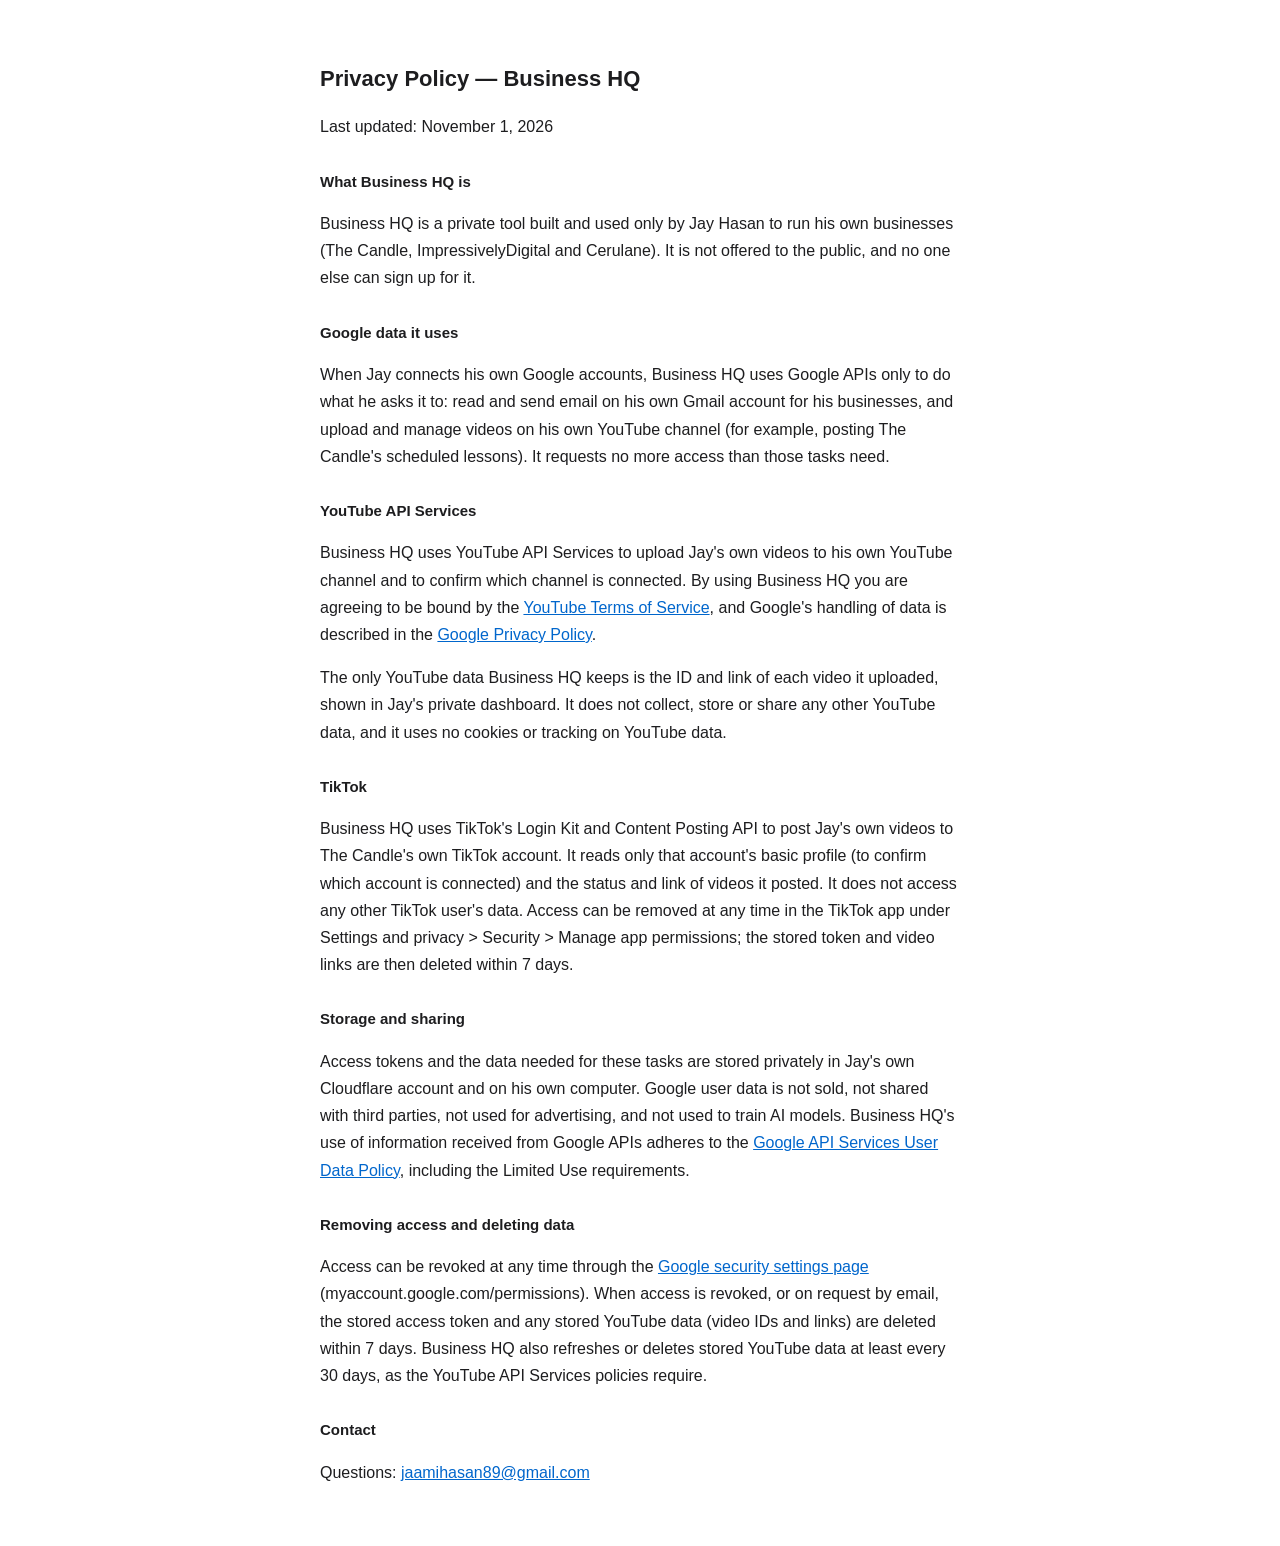
<file: hq-privacy.html>
<!doctype html>
<html lang="en">
<head>
<meta charset="utf-8">
<meta name="viewport" content="width=device-width, initial-scale=1">
<title>Privacy Policy — Business HQ</title>
<meta name="robots" content="noindex">
<style>body{font-family:-apple-system,Segoe UI,Helvetica,Arial,sans-serif;max-width:640px;margin:60px auto;padding:0 20px;line-height:1.7;color:#1d1d1f}h1{font-size:22px}h2{font-size:15px;margin-top:28px}a{color:#0066cc}</style>
</head>
<body>
<h1>Privacy Policy — Business HQ</h1>
<p>Last updated: November 1, 2026</p>
<h2>What Business HQ is</h2>
<p>Business HQ is a private tool built and used only by Jay Hasan to run his own businesses (The Candle, ImpressivelyDigital and Cerulane). It is not offered to the public, and no one else can sign up for it.</p>
<h2>Google data it uses</h2>
<p>When Jay connects his own Google accounts, Business HQ uses Google APIs only to do what he asks it to: read and send email on his own Gmail account for his businesses, and upload and manage videos on his own YouTube channel (for example, posting The Candle's scheduled lessons). It requests no more access than those tasks need.</p>
<h2>YouTube API Services</h2>
<p>Business HQ uses YouTube API Services to upload Jay's own videos to his own YouTube channel and to confirm which channel is connected. By using Business HQ you are agreeing to be bound by the <a href="https://www.youtube.com/t/terms">YouTube Terms of Service</a>, and Google's handling of data is described in the <a href="https://policies.google.com/privacy">Google Privacy Policy</a>.</p>
<p>The only YouTube data Business HQ keeps is the ID and link of each video it uploaded, shown in Jay's private dashboard. It does not collect, store or share any other YouTube data, and it uses no cookies or tracking on YouTube data.</p>
<h2>TikTok</h2>
<p>Business HQ uses TikTok's Login Kit and Content Posting API to post Jay's own videos to The Candle's own TikTok account. It reads only that account's basic profile (to confirm which account is connected) and the status and link of videos it posted. It does not access any other TikTok user's data. Access can be removed at any time in the TikTok app under Settings and privacy &gt; Security &gt; Manage app permissions; the stored token and video links are then deleted within 7 days.</p>
<h2>Storage and sharing</h2>
<p>Access tokens and the data needed for these tasks are stored privately in Jay's own Cloudflare account and on his own computer. Google user data is not sold, not shared with third parties, not used for advertising, and not used to train AI models. Business HQ's use of information received from Google APIs adheres to the <a href="https://developers.google.com/terms/api-services-user-data-policy">Google API Services User Data Policy</a>, including the Limited Use requirements.</p>
<h2>Removing access and deleting data</h2>
<p>Access can be revoked at any time through the <a href="https://security.google.com/settings/security/permissions">Google security settings page</a> (myaccount.google.com/permissions). When access is revoked, or on request by email, the stored access token and any stored YouTube data (video IDs and links) are deleted within 7 days. Business HQ also refreshes or deletes stored YouTube data at least every 30 days, as the YouTube API Services policies require.</p>
<h2>Contact</h2>
<p>Questions: <a href="mailto:jaamihasan89@gmail.com">jaamihasan89@gmail.com</a></p>
</body>
</html>
</file>
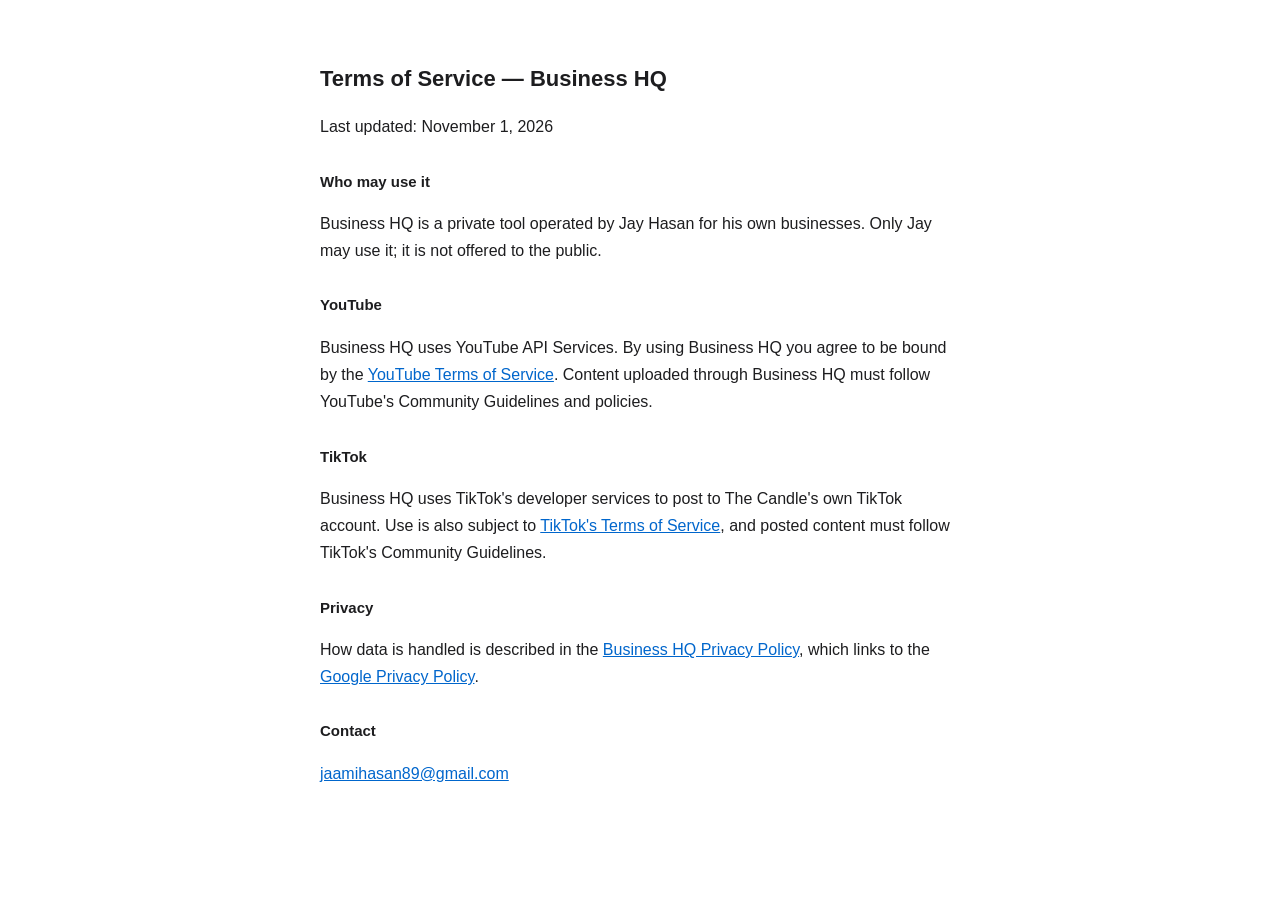
<file: hq-terms.html>
<!doctype html>
<html lang="en">
<head>
<meta charset="utf-8">
<meta name="viewport" content="width=device-width, initial-scale=1">
<title>Terms of Service — Business HQ</title>
<meta name="robots" content="noindex">
<style>body{font-family:-apple-system,Segoe UI,Helvetica,Arial,sans-serif;max-width:640px;margin:60px auto;padding:0 20px;line-height:1.7;color:#1d1d1f}h1{font-size:22px}h2{font-size:15px;margin-top:28px}a{color:#0066cc}</style>
</head>
<body>
<h1>Terms of Service — Business HQ</h1>
<p>Last updated: November 1, 2026</p>
<h2>Who may use it</h2>
<p>Business HQ is a private tool operated by Jay Hasan for his own businesses. Only Jay may use it; it is not offered to the public.</p>
<h2>YouTube</h2>
<p>Business HQ uses YouTube API Services. By using Business HQ you agree to be bound by the <a href="https://www.youtube.com/t/terms">YouTube Terms of Service</a>. Content uploaded through Business HQ must follow YouTube's Community Guidelines and policies.</p>
<h2>TikTok</h2>
<p>Business HQ uses TikTok's developer services to post to The Candle's own TikTok account. Use is also subject to <a href="https://www.tiktok.com/legal/page/us/terms-of-service/en">TikTok's Terms of Service</a>, and posted content must follow TikTok's Community Guidelines.</p>
<h2>Privacy</h2>
<p>How data is handled is described in the <a href="/hq-privacy">Business HQ Privacy Policy</a>, which links to the <a href="https://policies.google.com/privacy">Google Privacy Policy</a>.</p>
<h2>Contact</h2>
<p><a href="mailto:jaamihasan89@gmail.com">jaamihasan89@gmail.com</a></p>
</body>
</html>
</file>
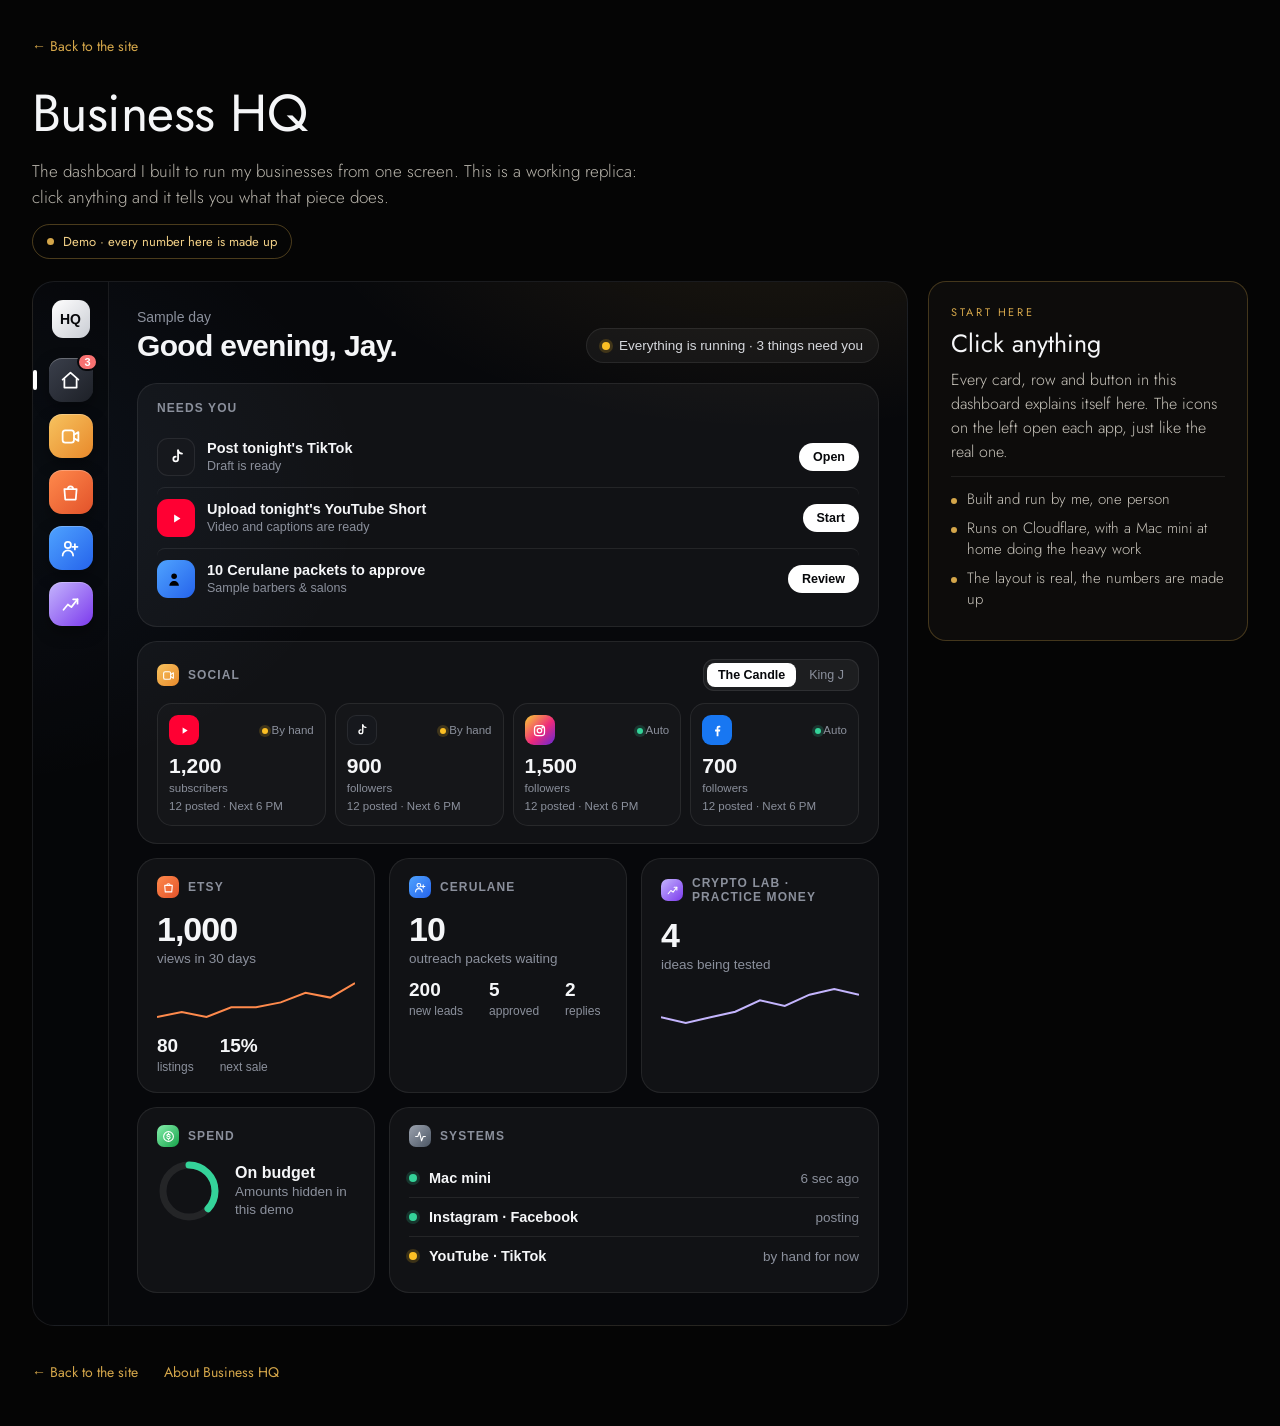
<file: hq-tour.html>
<!doctype html>
<html lang="en">
<head>
<meta charset="utf-8">
<meta name="viewport" content="width=device-width,initial-scale=1">
<title>Business HQ Demo · Jaami Hasan</title>
<meta name="description" content="A hands-on replica of Business HQ, the dashboard Jaami Hasan built to run his businesses. Click anything to see what it does. Every number is made up.">
<link rel="canonical" href="https://jaamihasan.com/hq-tour.html">
<link rel="preconnect" href="https://fonts.googleapis.com">
<link href="https://fonts.googleapis.com/css2?family=Jost:wght@300;400;500;600&display=swap" rel="stylesheet">
<link rel="stylesheet" href="assets/css/hq-tour.css?v=20261104b">
</head>
<body>
<header class="top">
  <a class="back" href="index.html#work">← Back to the site</a>
  <h1>Business HQ</h1>
  <p>The dashboard I built to run my businesses from one screen. This is a working replica: click anything and it tells you what that piece does.</p>
  <span class="chip"><i></i>Demo · every number here is made up</span>
</header>
<div class="stage">
  <div class="win">
    <nav class="dock" id="dock" aria-label="Apps"></nav>
    <main id="view"></main>
  </div>
  <aside class="ex" id="ex" aria-live="polite">
    <button class="close" id="exClose" aria-label="Close">×</button>
    <div id="exBody"></div>
  </aside>
</div>
<footer class="bottom"><a href="index.html#work">← Back to the site</a><a href="hq.html">About Business HQ</a></footer>
<script src="assets/js/hq-tour.js?v=20261104b"></script>
</body>
</html>
</file>
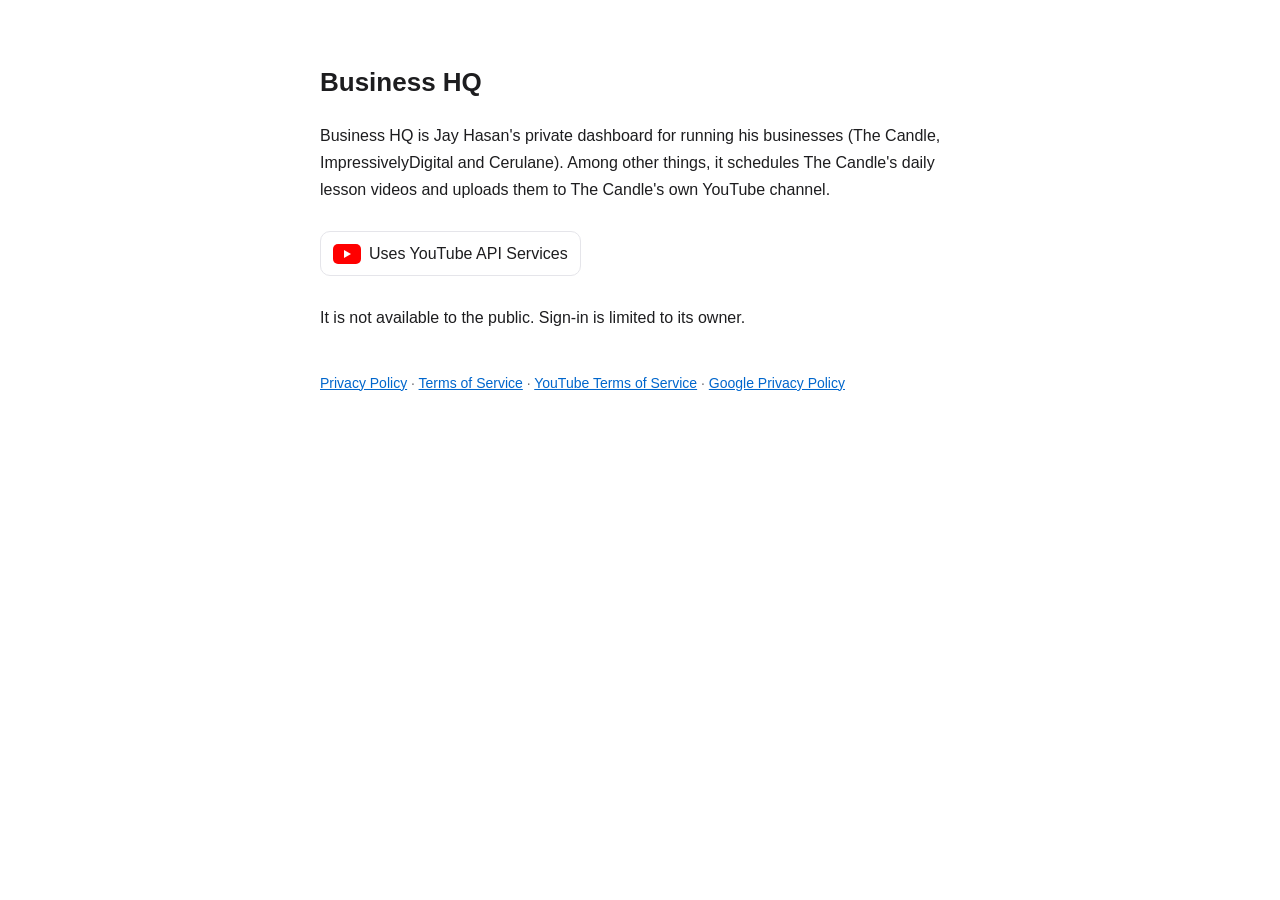
<file: hq.html>
<!doctype html>
<html lang="en">
<head>
<meta charset="utf-8">
<meta name="viewport" content="width=device-width, initial-scale=1">
<title>Business HQ</title>
<meta name="robots" content="noindex">
<style>body{font-family:-apple-system,Segoe UI,Helvetica,Arial,sans-serif;max-width:640px;margin:60px auto;padding:0 20px;line-height:1.7;color:#1d1d1f}h1{font-size:26px}a{color:#0066cc}.yt{display:inline-flex;align-items:center;gap:8px;border:1px solid #e5e5ea;border-radius:10px;padding:8px 12px;margin:12px 0}.yt svg{width:28px;height:20px}footer{margin-top:40px;font-size:14px;color:#6e6e73}</style>
</head>
<body>
<h1>Business HQ</h1>
<p>Business HQ is Jay Hasan's private dashboard for running his businesses (The Candle, ImpressivelyDigital and Cerulane). Among other things, it schedules The Candle's daily lesson videos and uploads them to The Candle's own YouTube channel.</p>
<div class="yt"><svg viewBox="0 0 28 20" aria-hidden="true"><rect width="28" height="20" rx="5" fill="#FF0000"/><path d="M11 6l7 4-7 4z" fill="#fff"/></svg><span>Uses YouTube API Services</span></div>
<p>It is not available to the public. Sign-in is limited to its owner.</p>
<footer><a href="/hq-privacy">Privacy Policy</a> · <a href="/hq-terms">Terms of Service</a> · <a href="https://www.youtube.com/t/terms">YouTube Terms of Service</a> · <a href="https://policies.google.com/privacy">Google Privacy Policy</a></footer>
</body>
</html>
</file>
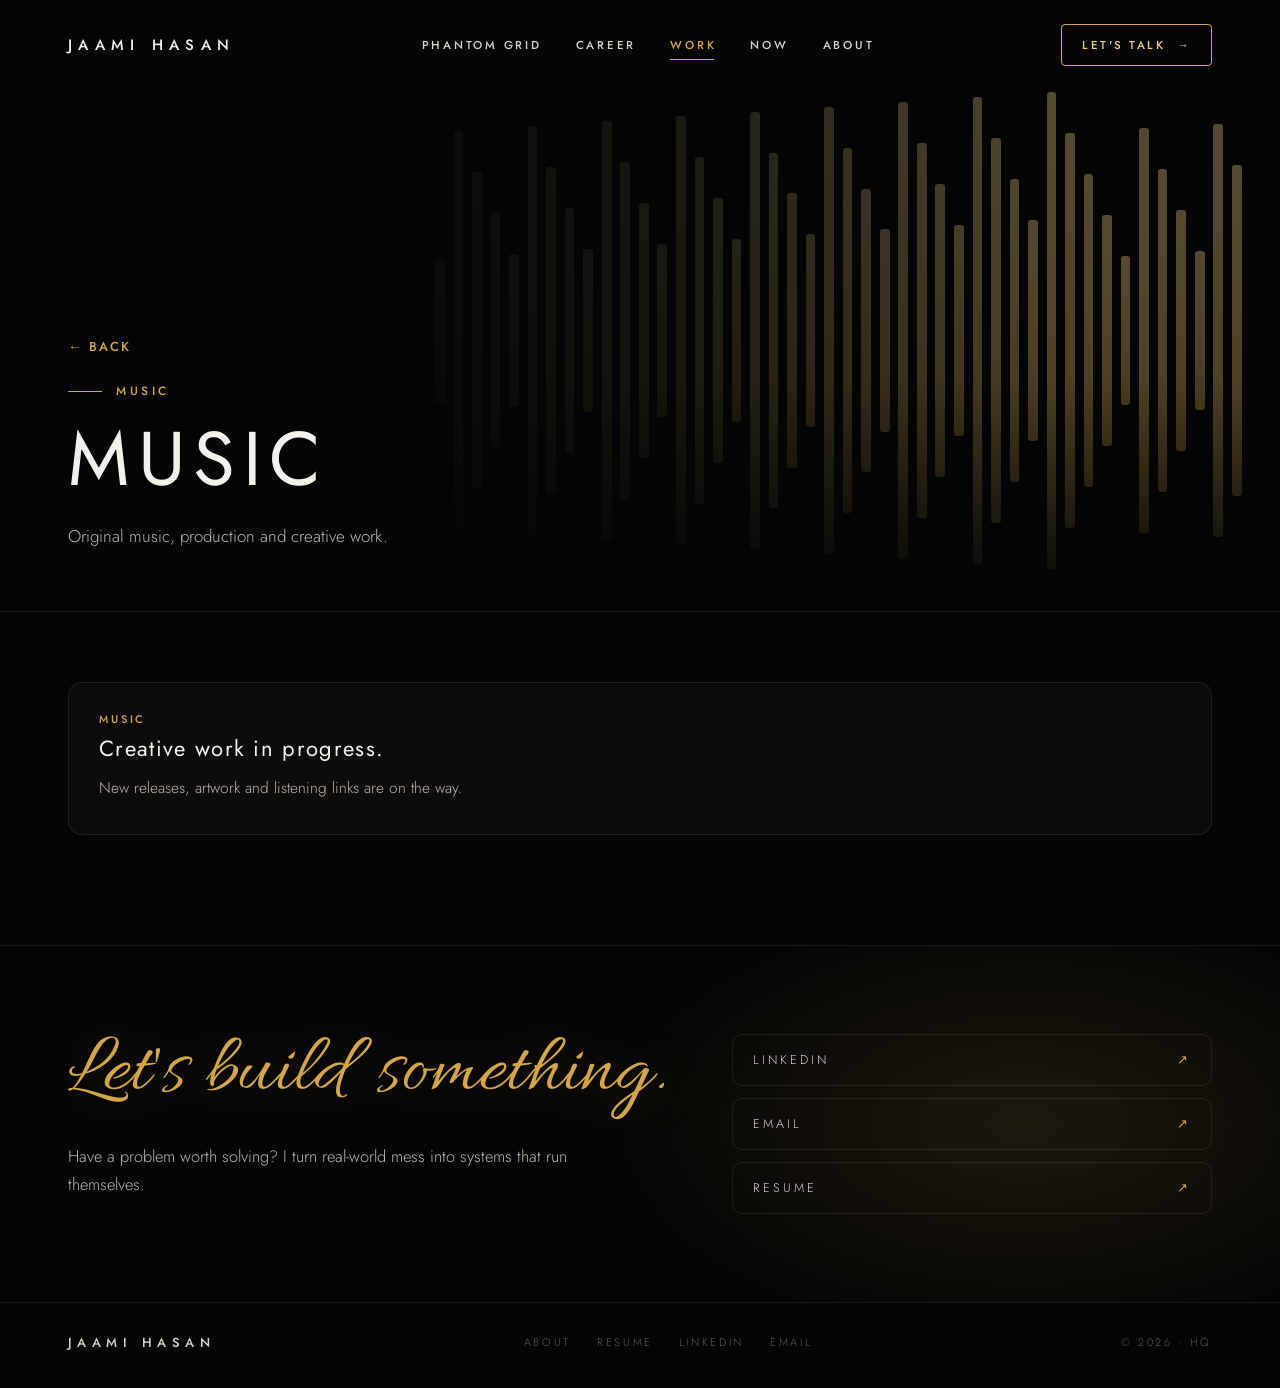
<file: music.html>
<!DOCTYPE html>
<html lang="en">
<head>
  <meta charset="UTF-8">
  <meta name="viewport" content="width=device-width, initial-scale=1.0">
  
  <title>Music | Jaami Hasan</title>
  <script>if(!matchMedia('(prefers-reduced-motion: reduce)').matches)document.documentElement.classList.add('js')</script>
  <link rel="preconnect" href="https://fonts.googleapis.com">
  <link href="https://fonts.googleapis.com/css2?family=Allura&family=Jost:wght@300;400;500;600&family=Space+Mono:wght@400;700&display=swap" rel="stylesheet">
  <link rel="stylesheet" href="assets/css/home.css?v=20261104d">
  <link rel="stylesheet" href="assets/css/inner.css?v=20261104b">
</head>
<body>
<nav id="nav"><div class="wrap">
  <a class="brand" href="index.html">JAAMI HASAN</a>
  <div class="links"><a href="index.html#phantom">PHANTOM GRID</a><a href="career.html">CAREER</a><a href="index.html#work" class="on" aria-current="page">WORK</a><a href="index.html#current">NOW</a><a href="about.html">ABOUT</a></div>
  <a class="outline" href="#contact">Let's talk <span>→</span></a>
</div></nav>
  <main>
    <header class="page-head">
      <div class="ph-art ph-eq" aria-hidden="true"><i style="--d:0.00s;--h:30%"></i><i style="--d:0.37s;--h:83%"></i><i style="--d:0.74s;--h:66%"></i><i style="--d:0.21s;--h:49%"></i><i style="--d:0.58s;--h:32%"></i><i style="--d:0.05s;--h:85%"></i><i style="--d:0.42s;--h:68%"></i><i style="--d:0.79s;--h:51%"></i><i style="--d:0.26s;--h:34%"></i><i style="--d:0.63s;--h:87%"></i><i style="--d:0.10s;--h:70%"></i><i style="--d:0.47s;--h:53%"></i><i style="--d:0.84s;--h:36%"></i><i style="--d:0.31s;--h:89%"></i><i style="--d:0.68s;--h:72%"></i><i style="--d:0.15s;--h:55%"></i><i style="--d:0.52s;--h:38%"></i><i style="--d:0.89s;--h:91%"></i><i style="--d:0.36s;--h:74%"></i><i style="--d:0.73s;--h:57%"></i><i style="--d:0.20s;--h:40%"></i><i style="--d:0.57s;--h:93%"></i><i style="--d:0.04s;--h:76%"></i><i style="--d:0.41s;--h:59%"></i><i style="--d:0.78s;--h:42%"></i><i style="--d:0.25s;--h:95%"></i><i style="--d:0.62s;--h:78%"></i><i style="--d:0.09s;--h:61%"></i><i style="--d:0.46s;--h:44%"></i><i style="--d:0.83s;--h:97%"></i><i style="--d:0.30s;--h:80%"></i><i style="--d:0.67s;--h:63%"></i><i style="--d:0.14s;--h:46%"></i><i style="--d:0.51s;--h:99%"></i><i style="--d:0.88s;--h:82%"></i><i style="--d:0.35s;--h:65%"></i><i style="--d:0.72s;--h:48%"></i><i style="--d:0.19s;--h:31%"></i><i style="--d:0.56s;--h:84%"></i><i style="--d:0.03s;--h:67%"></i><i style="--d:0.40s;--h:50%"></i><i style="--d:0.77s;--h:33%"></i><i style="--d:0.24s;--h:86%"></i><i style="--d:0.61s;--h:69%"></i></div>
      <div class="wrap reveal">
        <a class="back-link" href="index.html">← Back</a>
        <div class="section-kicker">Music</div>
        <h1>Music</h1>
        <p>Original music, production and creative work.</p>
      </div>
    </header>
    <section class="section">
      <div class="wrap">
        <article class="resume-block reveal">
          <div class="card-kicker">Music</div>
          <h2>Creative work in progress.</h2>
          <p>New releases, artwork and listening links are on the way.</p>
        </article>
      </div>
    </section>
  </main>
<div class="contact" id="contact"><div class="wrap">
  <div><div class="sig" data-in>Let's build something.</div><p class="lead" style="margin-top:14px" data-r>Have a problem worth solving? I turn real-world mess into systems that run themselves.</p></div>
  <div class="clinks"><a href="https://www.linkedin.com/in/jaamihasan" target="_blank" rel="noopener" data-r>LinkedIn <span>↗</span></a><a href="mailto:jaamihasan89@gmail.com" data-r style="--d:.08s">Email <span>↗</span></a><a href="career.html" data-r style="--d:.16s">Resume <span>↗</span></a></div>
</div></div>
<footer><div class="wrap"><div class="brand">JAAMI HASAN</div><div class="fl"><a href="about.html">About</a><a href="career.html">Resume</a><a href="https://www.linkedin.com/in/jaamihasan" target="_blank" rel="noopener">LinkedIn</a><a href="mailto:jaamihasan89@gmail.com">Email</a></div><div>© 2026 · <a href="https://hq.jaamihasan.com" rel="nofollow noopener" title="Business HQ (private)">HQ</a></div></div></footer>
<script src="assets/js/inner.js?v=20261104b"></script>
</body>
</html>
</file>
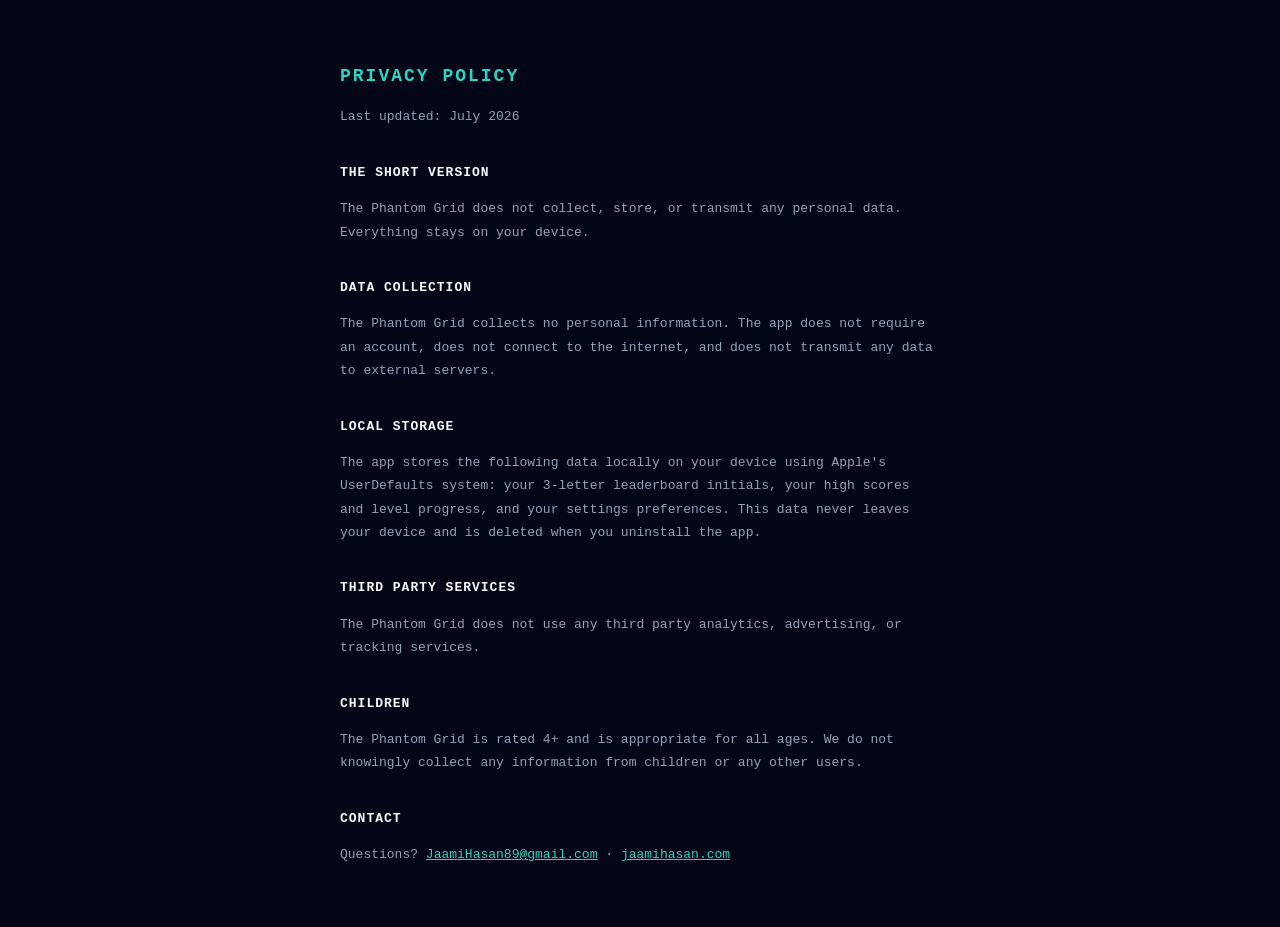
<file: privacy.html>
<!DOCTYPE html>
<html lang="en">
<head>
<meta charset="UTF-8">
<meta name="viewport" content="width=device-width,initial-scale=1.0">
<title>Privacy Policy — The Phantom Grid</title>
<style>
body{font-family:monospace;max-width:600px;margin:60px auto;padding:0 20px;background:#020617;color:#94a3b8;line-height:1.8;}
h1{color:#2dd4bf;font-size:18px;letter-spacing:2px;}
h2{color:#f8fafc;font-size:13px;letter-spacing:1px;margin-top:32px;}
a{color:#2dd4bf;}
</style>
</head>
<body>
<h1>PRIVACY POLICY</h1>
<p>Last updated: July 2026</p>
<h2>THE SHORT VERSION</h2>
<p>The Phantom Grid does not collect, store, or transmit any personal data. Everything stays on your device.</p>
<h2>DATA COLLECTION</h2>
<p>The Phantom Grid collects no personal information. The app does not require an account, does not connect to the internet, and does not transmit any data to external servers.</p>
<h2>LOCAL STORAGE</h2>
<p>The app stores the following data locally on your device using Apple's UserDefaults system: your 3-letter leaderboard initials, your high scores and level progress, and your settings preferences. This data never leaves your device and is deleted when you uninstall the app.</p>
<h2>THIRD PARTY SERVICES</h2>
<p>The Phantom Grid does not use any third party analytics, advertising, or tracking services.</p>
<h2>CHILDREN</h2>
<p>The Phantom Grid is rated 4+ and is appropriate for all ages. We do not knowingly collect any information from children or any other users.</p>
<h2>CONTACT</h2>
<p>Questions? <a href="mailto:JaamiHasan89@gmail.com">JaamiHasan89@gmail.com</a> · <a href="https://jaamihasan.com">jaamihasan.com</a></p>
</body>
</html>
</file>
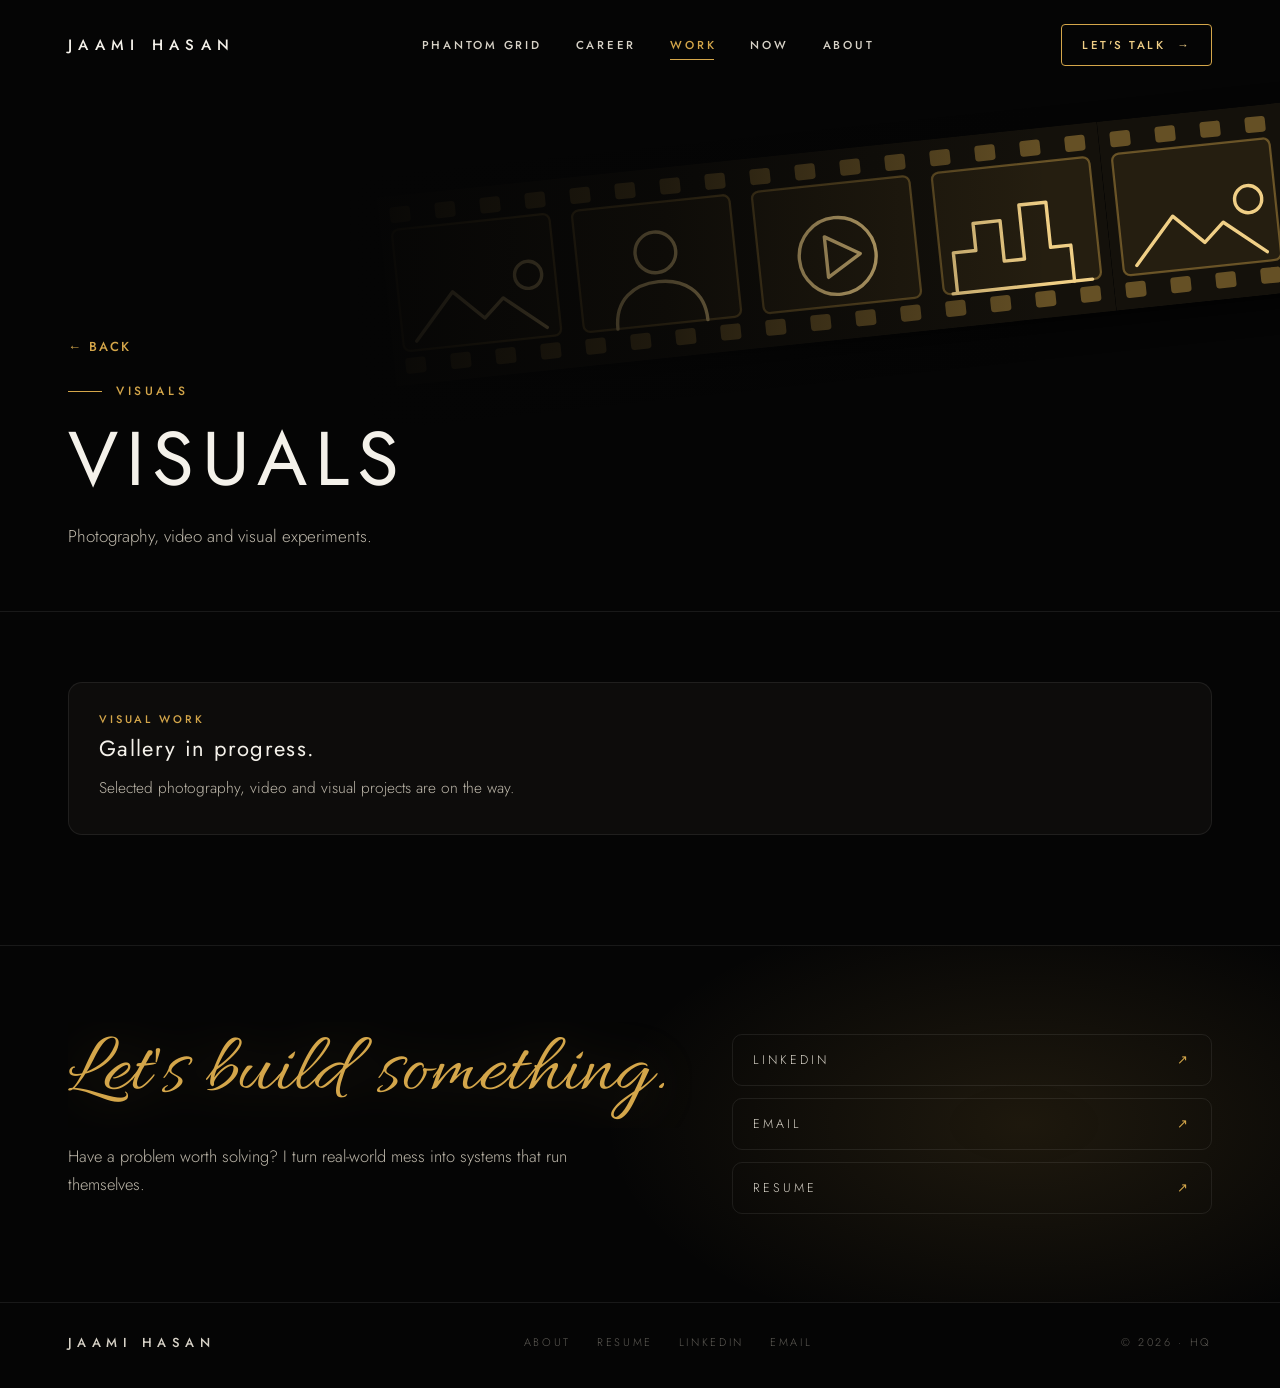
<file: visuals.html>
<!DOCTYPE html>
<html lang="en">
<head>
  <meta charset="UTF-8">
  <meta name="viewport" content="width=device-width, initial-scale=1.0">
  
  <title>Visuals | Jaami Hasan</title>
  <script>if(!matchMedia('(prefers-reduced-motion: reduce)').matches)document.documentElement.classList.add('js')</script>
  <link rel="preconnect" href="https://fonts.googleapis.com">
  <link href="https://fonts.googleapis.com/css2?family=Allura&family=Jost:wght@300;400;500;600&family=Space+Mono:wght@400;700&display=swap" rel="stylesheet">
  <link rel="stylesheet" href="assets/css/home.css?v=20261104d">
  <link rel="stylesheet" href="assets/css/inner.css?v=20261104b">
</head>
<body>
<nav id="nav"><div class="wrap">
  <a class="brand" href="index.html">JAAMI HASAN</a>
  <div class="links"><a href="index.html#phantom">PHANTOM GRID</a><a href="career.html">CAREER</a><a href="index.html#work" class="on" aria-current="page">WORK</a><a href="index.html#current">NOW</a><a href="about.html">ABOUT</a></div>
  <a class="outline" href="#contact">Let's talk <span>→</span></a>
</div></nav>
  <main>
    <header class="page-head">
      <div class="ph-art ph-film" aria-hidden="true"><div class="film" aria-hidden="true"><div class="reel"><svg viewBox="0 0 320 84"><rect class="bs" width="320" height="84"/><g class="sp"><rect x="5" y="5" width="9" height="7" rx="1.5"/><rect x="5" y="72" width="9" height="7" rx="1.5"/><rect x="25" y="5" width="9" height="7" rx="1.5"/><rect x="25" y="72" width="9" height="7" rx="1.5"/><rect x="45" y="5" width="9" height="7" rx="1.5"/><rect x="45" y="72" width="9" height="7" rx="1.5"/><rect x="65" y="5" width="9" height="7" rx="1.5"/><rect x="65" y="72" width="9" height="7" rx="1.5"/><rect x="85" y="5" width="9" height="7" rx="1.5"/><rect x="85" y="72" width="9" height="7" rx="1.5"/><rect x="105" y="5" width="9" height="7" rx="1.5"/><rect x="105" y="72" width="9" height="7" rx="1.5"/><rect x="125" y="5" width="9" height="7" rx="1.5"/><rect x="125" y="72" width="9" height="7" rx="1.5"/><rect x="145" y="5" width="9" height="7" rx="1.5"/><rect x="145" y="72" width="9" height="7" rx="1.5"/><rect x="165" y="5" width="9" height="7" rx="1.5"/><rect x="165" y="72" width="9" height="7" rx="1.5"/><rect x="185" y="5" width="9" height="7" rx="1.5"/><rect x="185" y="72" width="9" height="7" rx="1.5"/><rect x="205" y="5" width="9" height="7" rx="1.5"/><rect x="205" y="72" width="9" height="7" rx="1.5"/><rect x="225" y="5" width="9" height="7" rx="1.5"/><rect x="225" y="72" width="9" height="7" rx="1.5"/><rect x="245" y="5" width="9" height="7" rx="1.5"/><rect x="245" y="72" width="9" height="7" rx="1.5"/><rect x="265" y="5" width="9" height="7" rx="1.5"/><rect x="265" y="72" width="9" height="7" rx="1.5"/><rect x="285" y="5" width="9" height="7" rx="1.5"/><rect x="285" y="72" width="9" height="7" rx="1.5"/><rect x="305" y="5" width="9" height="7" rx="1.5"/><rect x="305" y="72" width="9" height="7" rx="1.5"/></g><g transform="translate(5 15)"><rect class="fr" width="70" height="54" rx="3"/><g class="sc"><circle cx="58" cy="26" r="6"/><path d="M6 50l18-20 13 13 9-8 18 15"/></g></g><g transform="translate(85 15)"><rect class="fr" width="70" height="54" rx="3"/><g class="sc"><circle cx="35" cy="22" r="9"/><path d="M15 54c0-13 9-19 20-19s20 6 20 19"/></g></g><g transform="translate(165 15)"><rect class="fr" width="70" height="54" rx="3"/><g class="sc"><circle cx="35" cy="32" r="17"/><path d="M30 23l15 9-15 9z"/></g></g><g transform="translate(245 15)"><rect class="fr" width="70" height="54" rx="3"/><g class="sc"><path d="M6 54V36h10v-12h12v18h9V18h12v20h9v16"/><path d="M4 54h62"/></g></g></svg><svg viewBox="0 0 320 84"><rect class="bs" width="320" height="84"/><g class="sp"><rect x="5" y="5" width="9" height="7" rx="1.5"/><rect x="5" y="72" width="9" height="7" rx="1.5"/><rect x="25" y="5" width="9" height="7" rx="1.5"/><rect x="25" y="72" width="9" height="7" rx="1.5"/><rect x="45" y="5" width="9" height="7" rx="1.5"/><rect x="45" y="72" width="9" height="7" rx="1.5"/><rect x="65" y="5" width="9" height="7" rx="1.5"/><rect x="65" y="72" width="9" height="7" rx="1.5"/><rect x="85" y="5" width="9" height="7" rx="1.5"/><rect x="85" y="72" width="9" height="7" rx="1.5"/><rect x="105" y="5" width="9" height="7" rx="1.5"/><rect x="105" y="72" width="9" height="7" rx="1.5"/><rect x="125" y="5" width="9" height="7" rx="1.5"/><rect x="125" y="72" width="9" height="7" rx="1.5"/><rect x="145" y="5" width="9" height="7" rx="1.5"/><rect x="145" y="72" width="9" height="7" rx="1.5"/><rect x="165" y="5" width="9" height="7" rx="1.5"/><rect x="165" y="72" width="9" height="7" rx="1.5"/><rect x="185" y="5" width="9" height="7" rx="1.5"/><rect x="185" y="72" width="9" height="7" rx="1.5"/><rect x="205" y="5" width="9" height="7" rx="1.5"/><rect x="205" y="72" width="9" height="7" rx="1.5"/><rect x="225" y="5" width="9" height="7" rx="1.5"/><rect x="225" y="72" width="9" height="7" rx="1.5"/><rect x="245" y="5" width="9" height="7" rx="1.5"/><rect x="245" y="72" width="9" height="7" rx="1.5"/><rect x="265" y="5" width="9" height="7" rx="1.5"/><rect x="265" y="72" width="9" height="7" rx="1.5"/><rect x="285" y="5" width="9" height="7" rx="1.5"/><rect x="285" y="72" width="9" height="7" rx="1.5"/><rect x="305" y="5" width="9" height="7" rx="1.5"/><rect x="305" y="72" width="9" height="7" rx="1.5"/></g><g transform="translate(5 15)"><rect class="fr" width="70" height="54" rx="3"/><g class="sc"><circle cx="58" cy="26" r="6"/><path d="M6 50l18-20 13 13 9-8 18 15"/></g></g><g transform="translate(85 15)"><rect class="fr" width="70" height="54" rx="3"/><g class="sc"><circle cx="35" cy="22" r="9"/><path d="M15 54c0-13 9-19 20-19s20 6 20 19"/></g></g><g transform="translate(165 15)"><rect class="fr" width="70" height="54" rx="3"/><g class="sc"><circle cx="35" cy="32" r="17"/><path d="M30 23l15 9-15 9z"/></g></g><g transform="translate(245 15)"><rect class="fr" width="70" height="54" rx="3"/><g class="sc"><path d="M6 54V36h10v-12h12v18h9V18h12v20h9v16"/><path d="M4 54h62"/></g></g></svg></div></div></div>
      <div class="wrap reveal">
        <a class="back-link" href="index.html">← Back</a>
        <div class="section-kicker">Visuals</div>
        <h1>Visuals</h1>
        <p>Photography, video and visual experiments.</p>
      </div>
    </header>
    <section class="section">
      <div class="wrap">
        <article class="resume-block reveal">
          <div class="card-kicker">Visual work</div>
          <h2>Gallery in progress.</h2>
          <p>Selected photography, video and visual projects are on the way.</p>
        </article>
      </div>
    </section>
  </main>
<div class="contact" id="contact"><div class="wrap">
  <div><div class="sig" data-in>Let's build something.</div><p class="lead" style="margin-top:14px" data-r>Have a problem worth solving? I turn real-world mess into systems that run themselves.</p></div>
  <div class="clinks"><a href="https://www.linkedin.com/in/jaamihasan" target="_blank" rel="noopener" data-r>LinkedIn <span>↗</span></a><a href="mailto:jaamihasan89@gmail.com" data-r style="--d:.08s">Email <span>↗</span></a><a href="career.html" data-r style="--d:.16s">Resume <span>↗</span></a></div>
</div></div>
<footer><div class="wrap"><div class="brand">JAAMI HASAN</div><div class="fl"><a href="about.html">About</a><a href="career.html">Resume</a><a href="https://www.linkedin.com/in/jaamihasan" target="_blank" rel="noopener">LinkedIn</a><a href="mailto:jaamihasan89@gmail.com">Email</a></div><div>© 2026 · <a href="https://hq.jaamihasan.com" rel="nofollow noopener" title="Business HQ (private)">HQ</a></div></div></footer>
<script src="assets/js/inner.js?v=20261104b"></script>
</body>
</html>
</file>
<file: assets/css/home.css>
:root{--bg:#050505;--card:rgba(255,255,255,.035);--line:rgba(255,255,255,.08);--gline:rgba(212,166,74,.28);--text:#f4f1ea;--muted:#9a968d;--dim:#5f5c56;--gold:#d4a64a;--gold2:#f0cf86;--green:#34d399;--teal:#2dd4bf;--navy:#020617;--acc:var(--gold);--ease:cubic-bezier(.2,.7,.1,1)}
body[data-zone=grid]{--acc:var(--teal)}
*{box-sizing:border-box}
html{scroll-behavior:smooth;scroll-padding-top:70px}
html,body{margin:0;background:var(--bg);color:var(--text);font-family:"Jost",-apple-system,"Segoe UI",sans-serif;-webkit-font-smoothing:antialiased;font-weight:300}
body{overflow-x:clip}
a{color:inherit;text-decoration:none}
.wrap{max-width:1240px;margin:0 auto;padding:0 48px}
.caps{text-transform:uppercase;letter-spacing:.32em;font-weight:500}
.gold{color:var(--gold)}

/* photo frames: the image keeps its shape, so lights placed by % stay on the lamp and windows */
.pic{position:absolute;inset:0;container-type:size;overflow:hidden;background:#000}
.frame{--fw:max(100cqw,177.7cqh);position:absolute;width:var(--fw);aspect-ratio:1672/941;left:calc((100cqw - var(--fw))*var(--fx,.55));top:calc((100cqh - var(--fw)*.5628)*.5);will-change:transform;isolation:isolate;background:#000}
.frame img{display:block;width:100%;height:100%}

/* nav */
nav{position:fixed;top:0;left:0;right:0;z-index:20;transition:background .4s,backdrop-filter .4s,border-color .4s;border-bottom:1px solid transparent}
nav.stuck{background:rgba(6,6,7,.72);backdrop-filter:blur(16px);-webkit-backdrop-filter:blur(16px);border-color:var(--line)}
nav .wrap{display:flex;align-items:center;justify-content:space-between;padding-top:24px;padding-bottom:24px;transition:padding .4s var(--ease)}
nav.stuck .wrap{padding-top:13px;padding-bottom:13px}
.brand{font-size:15px;letter-spacing:.42em;font-weight:500}
.links{display:flex;gap:34px;font-size:11.5px;letter-spacing:.24em;font-weight:500;color:#d8d3c8}
.links a{position:relative;padding:4px 0;transition:color .3s}
.links a::after{content:"";position:absolute;left:0;right:.24em;bottom:-3px;height:1px;background:var(--acc);transform:scaleX(0);transform-origin:left;transition:transform .45s var(--ease),background .4s}
.links a:hover::after,.links a.on::after{transform:scaleX(1)}
.links a.on{color:var(--acc)}
.outline,.solid{display:inline-flex;align-items:center;gap:12px;font-size:11.5px;letter-spacing:.22em;border-radius:4px;text-transform:uppercase;position:relative;overflow:hidden;transition:transform .3s var(--ease),border-color .4s,color .4s,box-shadow .3s;will-change:transform}
.outline{padding:12px 20px;border:1px solid var(--acc);color:var(--gold2);font-weight:500}
.solid{padding:13px 22px;background:linear-gradient(135deg,#e2b85f,#c9973b);color:#140f06;font-weight:600}
.solid::after{content:"";position:absolute;top:0;bottom:0;left:-60%;width:40%;background:linear-gradient(100deg,transparent,rgba(255,255,255,.55),transparent);transform:skewX(-18deg);transition:left .7s var(--ease)}
.solid:hover::after{left:130%}
.outline span,.solid span{transition:transform .3s var(--ease)}.outline:hover span,.solid:hover span{transform:translateX(4px)}
.solid:hover{box-shadow:0 10px 30px rgba(212,166,74,.25)}

/* the climbing ladder: this is the page's scroll bar */
.climb{position:fixed;right:18px;top:50%;height:46vh;width:14px;margin-top:-23vh;z-index:15;pointer-events:none;opacity:0;transition:opacity .5s}
.climb.on{opacity:1}
.climb::before{content:"";position:absolute;inset:0;border-left:1px solid var(--acc);border-right:1px solid var(--acc);opacity:.45;background:repeating-linear-gradient(180deg,transparent 0 7px,var(--acc) 7px 8px);transition:border-color .4s}
.climb svg{position:absolute;left:-2px;width:18px;height:18px;bottom:0;will-change:transform;shape-rendering:crispEdges;filter:drop-shadow(0 0 5px var(--acc))}
.climb .b{fill:#f4f1ea}.climb .l{fill:var(--acc);transition:fill .4s}

/* hero */
.hero{position:relative;height:100vh;height:100svh;min-height:640px;overflow:hidden;background:#000}
.hero .frame{top:calc((100cqh - var(--fw)*.5628)*.32)}
.hero .light{position:absolute;inset:0;mix-blend-mode:color-dodge;background:radial-gradient(26% 40% at var(--lx,70%) var(--ly,30%),rgba(240,190,110,.46),transparent 70%);pointer-events:none}
.hero .shade{position:absolute;inset:0;background:#000;opacity:0}
#dust{position:absolute;inset:0;width:100%;height:100%;pointer-events:none}
.hero::after{content:"";position:absolute;left:0;right:0;bottom:0;height:220px;background:linear-gradient(transparent,var(--bg));pointer-events:none}
.hero .inner{position:relative;z-index:2;height:100%;display:flex;flex-direction:column;justify-content:center;will-change:transform}
.pill{display:inline-flex;align-self:flex-start;align-items:center;gap:10px;margin:0 0 0 6px;padding:7px 13px;border:1px solid rgba(45,212,191,.35);border-radius:999px;font:400 11px/1 "Space Mono",monospace;color:#9ff0e2;background:rgba(2,6,23,.5);transition:border-color .3s,background .3s}
.pill:hover{border-color:var(--teal);background:rgba(13,148,136,.2)}
.pill i{width:7px;height:7px;background:var(--teal);box-shadow:0 0 8px var(--teal);animation:blink 2.2s steps(2) infinite}
.sig{font-weight:400;font-family:"Allura",cursive;font-size:clamp(84px,10.4vw,150px);line-height:1.05;margin:22px 0 0 -8px;padding:.08em .15em .12em 0;letter-spacing:0;color:transparent;background:linear-gradient(100deg,var(--gold) 0 42%,#ffe9b3 50%,var(--gold) 58% 100%) 120% 0/300% 100%;-webkit-background-clip:text;background-clip:text;filter:drop-shadow(0 2px 26px rgba(212,166,74,.2));animation:shine 9s 3.2s var(--ease) infinite}
.roles{margin:12px 0 0 6px;font-size:13px;letter-spacing:.36em;color:#e7e2d6}
.roles i{font-style:normal;color:var(--gold);margin:0 12px}
.intro{max-width:470px;margin:24px 0 0 6px;color:#bdb7aa;font-size:17px;line-height:1.6}
.cta{display:flex;gap:14px;margin:30px 0 0 6px}
.scroll{position:absolute;right:58px;bottom:40px;z-index:2;font-size:10.5px;letter-spacing:.3em;color:#bdb7aa;display:flex;flex-direction:column;align-items:center;gap:12px}
.scroll::after{content:"";width:1px;height:60px;background:linear-gradient(var(--gold),var(--gold)) 0 0/1px 22px no-repeat,rgba(255,255,255,.14);animation:drip 2.4s var(--ease) infinite}
.js .hero .frame img{animation:rise 2.4s .1s var(--ease) both}
.js .sig{-webkit-mask:linear-gradient(100deg,#000 46%,transparent 54%) 100% 0/260% 100% no-repeat;mask:linear-gradient(100deg,#000 46%,transparent 54%) 100% 0/260% 100% no-repeat;animation:write 2s .35s cubic-bezier(.5,.1,.2,1) both,shine 9s 3.2s var(--ease) infinite}
.js .hero .seq{opacity:0;transform:translateY(16px);animation:seq .9s var(--ease) both;animation-delay:var(--d)}
@keyframes rise{from{opacity:0;transform:scale(1.05)}to{opacity:1;transform:none}}
@keyframes write{to{-webkit-mask-position:0 0;mask-position:0 0}}
@keyframes shine{0%{background-position:120% 0}35%,100%{background-position:-20% 0}}
@keyframes seq{to{opacity:1;transform:none}}
@keyframes drip{0%{background-position:0 -22px,0 0}100%{background-position:0 60px,0 0}}
@keyframes blink{50%{opacity:.25}}

/* stats */
.stats{position:relative;margin:-56px auto 0;z-index:3}
.stats .grid{display:grid;grid-template-columns:repeat(4,1fr);background:rgba(16,15,13,.82);backdrop-filter:blur(20px);-webkit-backdrop-filter:blur(20px);border:1px solid var(--gline);border-radius:14px;overflow:hidden;position:relative}
.stats .grid::after{content:"";position:absolute;left:0;right:0;top:-1px;height:1px;background:linear-gradient(90deg,transparent,var(--gold2),transparent);transform:translateX(-100%);transition:transform 1.8s .2s var(--ease)}
.stats .grid.in::after{transform:translateX(100%)}
.stat{padding:22px 26px;border-left:1px solid var(--line)}.stat:first-child{border-left:0}
.stat b{display:block;font-size:34px;font-weight:400;letter-spacing:-.02em;font-variant-numeric:tabular-nums}.stat b em{font-style:normal;color:var(--gold)}.stat b i{font-style:normal}
.stat span{font-size:11px;letter-spacing:.24em;color:var(--muted);text-transform:uppercase}

/* shared section pieces */
section{padding:110px 0 0}
.num{display:flex;align-items:center;gap:14px;font-size:12px;letter-spacing:.3em;color:var(--gold);font-weight:500;margin-bottom:18px}
.num::before{content:"";width:34px;height:1px;background:currentColor;transform-origin:left}
.num b{color:#d8d3c8;font-weight:500;margin-left:14px}
h2{margin:0;font-size:clamp(30px,3.6vw,46px);letter-spacing:.14em;font-weight:400;line-height:1.08;text-transform:uppercase}
.lead{color:#bdb7aa;font-size:16.5px;line-height:1.7;max-width:520px;margin:20px 0 28px}
.card{background:var(--card);border:1px solid var(--line);border-radius:16px;position:relative;overflow:hidden}
.chips{display:flex;flex-wrap:wrap;gap:8px}.chip{font-size:11.5px;letter-spacing:.14em;text-transform:uppercase;padding:7px 12px;border:1px solid var(--line);border-radius:999px;color:#d8d3c8}
.live{display:inline-flex;align-items:center;gap:7px;font-size:11px;letter-spacing:.18em;text-transform:uppercase;color:var(--green);position:relative;margin-top:8px}
.live::before{content:"";width:7px;height:7px;border-radius:50%;background:var(--green);animation:ping 2.6s infinite}
@keyframes ping{0%{box-shadow:0 0 0 0 rgba(52,211,153,.5)}80%,100%{box-shadow:0 0 0 8px rgba(52,211,153,0)}}
/* scroll reveals */
.js [data-r]{opacity:0;transform:translateY(26px);transition:opacity .9s var(--ease),transform .9s var(--ease);transition-delay:var(--d,0s)}
.js [data-r].in{opacity:1;transform:none}
.js .mask{display:block;overflow:hidden;padding-bottom:.08em;margin-bottom:-.08em}
.js .mask>span{display:block;transform:translateY(112%);transition:transform 1.1s var(--ease);transition-delay:var(--d,0s)}
.js .in .mask>span,.js .mask.in>span{transform:none}
.js .num::before{transform:scaleX(0);transition:transform .9s .1s var(--ease)}
.js .num.in::before{transform:none}

/* phantom grid */
.pg{height:560vh;position:relative;margin-top:110px}
.pgstick{position:sticky;top:0;height:100vh;height:100svh;overflow:hidden}
.pgbox{position:absolute;inset:0;background:var(--navy);clip-path:inset(calc(var(--c,1)*20%) calc(var(--c,1)*24%) round calc(var(--c,1)*22px));will-change:clip-path}
.plane{position:absolute;left:-50%;right:-50%;bottom:-8%;height:60%;transform:perspective(420px) rotateX(64deg);transform-origin:50% 100%;background:linear-gradient(rgba(45,212,191,.2) 1px,transparent 1px) 0 var(--gy,0)/70px 70px,linear-gradient(90deg,rgba(45,212,191,.2) 1px,transparent 1px) 0 0/70px 70px;-webkit-mask:linear-gradient(transparent,#000 70%);mask:linear-gradient(transparent,#000 70%)}
.pgbox::before{content:"";position:absolute;inset:0;background:radial-gradient(760px 520px at 70% 46%,rgba(45,212,191,.14),transparent 70%)}
.sparks i{position:absolute;width:5px;height:5px;background:var(--teal);opacity:.75;will-change:transform}.sparks i:nth-child(3n){background:#7c3aed}
.pgin{position:relative;height:100%;max-width:1240px;margin:0 auto;padding:0 48px;display:grid;grid-template-columns:minmax(0,.82fr) minmax(0,1.18fr);gap:56px;align-items:center;font-family:"Space Mono",monospace}
.pgl{position:relative;min-width:0;opacity:var(--o,0);transform:translateY(calc((1 - var(--o,0))*20px))}
.pgl .num{color:var(--teal);font-family:"Jost";margin-bottom:14px}
.pgt{font-size:clamp(34px,4.5vw,62px);font-weight:700;line-height:1.02;letter-spacing:.04em;color:#ffe066;margin:0;text-shadow:0 0 28px rgba(255,224,102,.22)}
.beats{position:relative;height:230px;margin-top:28px}
.beat{position:absolute;inset:0;opacity:0;transform:translateY(16px);transition:opacity .45s,transform .45s var(--ease);pointer-events:none}
.beat.on{opacity:1;transform:none;pointer-events:auto}
.beat b{display:block;font-size:clamp(26px,3vw,40px);line-height:1.08;color:var(--teal);font-weight:700}
.beat b.big{font-size:clamp(58px,7.4vw,104px);line-height:.95}
.beat p{margin:12px 0 0;max-width:400px;color:#a9b4c4;font-size:14px;line-height:1.65}
.beat .cta{margin:20px 0 0;flex-wrap:wrap;font-family:"Jost"}
.beat .solid{background:linear-gradient(135deg,#5eead4,#14b8a6);color:#02241f}
.beat .outline{border-color:var(--teal);color:#9ff0e2}
.hint{display:inline-flex;gap:9px;align-items:center;margin-top:18px;color:#64748b;font-size:11px;letter-spacing:.14em}.hint::after{content:"↓";color:var(--teal);animation:bob 1.5s ease-in-out infinite}
@keyframes bob{50%{transform:translateY(4px)}}
.bar{height:3px;background:#101a2c;margin-top:16px;max-width:320px}.bar i{display:block;height:100%;background:var(--teal);box-shadow:0 0 10px var(--teal);width:calc(var(--g,0)*100%)}
.panel{position:relative;min-width:0;border:1.5px solid var(--teal);border-radius:18px;overflow:hidden;background:#000;box-shadow:0 0 0 1px rgba(45,212,191,.12),0 0 70px rgba(45,212,191,.22);opacity:var(--o,0);transform:scale(calc(.94 + var(--o,0)*.06))}
.hud{display:grid;grid-template-columns:repeat(5,1fr);padding:13px 18px;font-size:10px;letter-spacing:.06em;color:#8d8660;text-transform:uppercase}
.hud b{display:block;margin-top:3px;color:#ffe9a8;font-size:15px;font-weight:400;letter-spacing:.02em}
#game{display:block;width:100%;aspect-ratio:616/392;background:var(--navy);image-rendering:pixelated}
.clear{position:absolute;inset:0;display:grid;place-items:center;font-size:clamp(22px,3.4vw,44px);font-weight:700;letter-spacing:.14em;color:#ffe066;background:rgba(2,6,23,.55);opacity:0;transition:opacity .35s;pointer-events:none;text-shadow:0 0 22px rgba(255,224,102,.5)}
.clear.on{opacity:1}

/* career scene */
.career{height:320vh;position:relative}
.cstick{position:sticky;top:0;height:100vh;height:100svh;overflow:hidden}
.career .frame{--fx:1;transform-origin:74% 34%}
.career .pic::after{content:"";position:absolute;inset:0;background:linear-gradient(90deg,#050505 0 22%,rgba(5,5,5,.8) 40%,transparent 62%),linear-gradient(transparent 76%,#050505),linear-gradient(#050505,transparent 16%)}
.lamp{position:absolute;left:93.6%;top:17%;width:34%;aspect-ratio:1;translate:-50% -50%;background:radial-gradient(closest-side,rgba(255,180,90,.3),transparent);mix-blend-mode:screen;animation:lamp 6s ease-in-out infinite}
@keyframes lamp{0%,100%{opacity:.5}42%{opacity:1}47%{opacity:.75}55%{opacity:.95}}
.tw{position:absolute;width:1.1%;aspect-ratio:1;translate:-50% -50%;border-radius:50%;background:radial-gradient(closest-side,#ffe0a0,transparent);mix-blend-mode:screen;animation:tw 4s ease-in-out infinite;animation-delay:var(--d)}
@keyframes tw{0%,100%{opacity:.08}50%{opacity:.95}}
.cin{position:relative;height:100%;display:flex;flex-direction:column;justify-content:center;max-width:1240px}
.cin .lead{max-width:430px;margin:16px 0 22px;font-size:15.5px}
.tl{position:relative;margin:0;padding:0 0 0 26px;max-width:440px;list-style:none}
.tl::before,.tl::after{content:"";position:absolute;left:3px;top:10px;bottom:30px;width:1px;background:var(--line)}
.tl::after{background:linear-gradient(var(--gold),var(--gold2));box-shadow:0 0 8px rgba(240,207,134,.5);transform:scaleY(var(--t,0));transform-origin:top}
.tl li{position:relative;padding:0 0 19px;opacity:.28;transform:translateX(-8px);transition:opacity .5s,transform .6s var(--ease)}
.tl li::before{content:"";position:absolute;left:-26px;top:7px;width:7px;height:7px;border-radius:50%;background:#2c2a26;transition:background .4s,box-shadow .4s}
.tl li.on{opacity:1;transform:none}.tl li.on::before{background:var(--gold2);box-shadow:0 0 0 4px rgba(212,166,74,.16),0 0 12px var(--gold)}
.tl em{display:block;font-style:normal;color:var(--gold);font-size:11.5px;letter-spacing:.18em}
.clink{align-self:flex-start;margin-top:4px;font-size:11.5px;letter-spacing:.22em;text-transform:uppercase;font-weight:500;color:var(--gold2)}.clink span{display:inline-block;transition:transform .3s var(--ease)}.clink:hover span{transform:translateX(5px)}
.tl b{display:block;font-weight:500;font-size:17px;margin-top:2px}.tl span{color:var(--muted);font-size:13.5px}

/* big moving words */
.mq{overflow:hidden;padding:30px 0 0;margin-top:40px;white-space:nowrap;user-select:none}
.mq div{display:inline-block;font-size:clamp(58px,10vw,150px);font-weight:500;letter-spacing:.06em;text-transform:uppercase;color:transparent;-webkit-text-stroke:1px rgba(212,166,74,.34);will-change:transform;line-height:1.1}
.mq div u{text-decoration:none;color:var(--gold);-webkit-text-stroke:0;font-size:.4em;vertical-align:.5em;margin:0 .6em}

/* built grid */
.built{display:grid;grid-template-columns:repeat(4,1fr);gap:16px;margin-top:34px;perspective:1100px}
.tile{--mx:50%;--my:50%;height:250px;padding:24px;display:flex;flex-direction:column;justify-content:flex-end;border-radius:14px;border:1px solid var(--line);position:relative;overflow:hidden;background:#0d0c0b}
.js .tile.in{transition:opacity .9s var(--ease),transform .25s ease-out;transition-delay:var(--d,0s),0s}
.tile::before{content:"";position:absolute;inset:0;border-radius:inherit;padding:1px;background:radial-gradient(180px at var(--mx) var(--my),var(--gold2),transparent 75%);-webkit-mask:linear-gradient(#000 0 0) content-box exclude,linear-gradient(#000 0 0);mask:linear-gradient(#000 0 0) content-box exclude,linear-gradient(#000 0 0);opacity:0;transition:opacity .3s}
.tile::after{content:"";position:absolute;inset:0;background:radial-gradient(240px at var(--mx) var(--my),rgba(212,166,74,.1),transparent 70%);opacity:0;transition:opacity .3s;pointer-events:none}
.tile:hover::before,.tile:hover::after{opacity:1}
.tile .art{position:absolute;inset:0;opacity:.6}
.tile .ico{width:30px;height:30px;margin-bottom:14px;position:relative;transition:transform .4s var(--ease)}.tile:hover .ico{transform:translateY(-4px)}
.tile .ico svg{width:30px;height:30px;stroke:var(--gold);fill:none;stroke-width:1.6;stroke-linecap:round;stroke-linejoin:round}
.tile b{font-size:15px;letter-spacing:.2em;font-weight:500;text-transform:uppercase;position:relative}
.tile small{display:block;color:var(--muted);font-size:13px;margin-top:6px;position:relative}
.tile .arrow{position:absolute;right:22px;bottom:22px;color:var(--gold);transition:transform .3s var(--ease)}.tile:hover .arrow{transform:translateX(5px)}
.tile .lock{display:inline-flex;gap:6px;font-size:10.5px;letter-spacing:.2em;color:var(--muted);margin-top:8px;text-transform:uppercase;position:relative}
.a-grid{background:linear-gradient(rgba(45,212,191,.2) 1px,transparent 1px) 0 0/100% 34px,linear-gradient(90deg,rgba(45,212,191,.2) 1px,transparent 1px) 0 0/34px 100%;animation:pan 9s linear infinite}
@keyframes pan{to{background-position:0 34px,34px 0}}
.a-glow{background:radial-gradient(160px 140px at var(--ax,50%) var(--ay,30%),var(--ac),transparent 70%);animation:breathe 5s ease-in-out infinite}
@keyframes breathe{50%{opacity:.95;transform:scale(1.08)}}
.a-eq rect{fill:var(--gold);opacity:.4;transform-box:fill-box;transform-origin:center;animation:eq 1.5s ease-in-out infinite alternate;animation-delay:var(--d)}
@keyframes eq{from{transform:scaleY(.25)}to{transform:scaleY(1)}}
.a-line path{stroke-dasharray:420;stroke-dashoffset:420;transition:stroke-dashoffset 2.2s .3s var(--ease)}.in .a-line path{stroke-dashoffset:0}
html:not(.js) .a-line path{stroke-dashoffset:0}
.a-hq rect{animation:cellon 6s infinite;animation-delay:var(--d);fill:rgba(212,166,74,.12);stroke:rgba(212,166,74,.34)}
@keyframes cellon{0%,16%,100%{fill:rgba(212,166,74,0)}8%{fill:rgba(212,166,74,.26)}}

/* featured */
.feat{display:grid;grid-template-columns:1.15fr 1fr;gap:20px;margin-top:34px}
.fcard .shot{height:320px;border-bottom:1px solid var(--line);overflow:hidden;position:relative}
.fcard .bd{padding:26px 28px}
.fcard h3{margin:0;font-size:24px;letter-spacing:.16em;font-weight:500;text-transform:uppercase}
.fcard p{color:#bdb7aa;font-size:15px;line-height:1.65;margin:12px 0 18px}
.fcard .meta{display:flex;justify-content:space-between;align-items:center;gap:12px}
.candle-shot{background:radial-gradient(360px 220px at 50% 70%,rgba(212,166,74,.28),transparent 70%),#0b0a08;display:grid;place-items:center}
.phone{width:156px;height:280px;border-radius:26px;background:#0f0e0c;border:1px solid #2e2a22;box-shadow:0 30px 60px rgba(0,0,0,.7);padding:15px;display:flex;flex-direction:column;justify-content:space-between;will-change:transform}
.phone .t{font-size:9px;letter-spacing:.2em;color:var(--gold)}.phone .h{font-family:Georgia,serif;font-size:17px;line-height:1.15;color:#f2efe6}
.phone .bars{display:flex;align-items:flex-end;gap:6px;height:90px}.phone .bars i{flex:1;border-radius:2px;transform-origin:bottom;transform:scaleY(calc(.08 + var(--b,1)*.92))}
.hq-shot{background:radial-gradient(420px 240px at 80% 0,rgba(212,166,74,.12),transparent 70%),#0a0a0c}
.hqm{position:absolute;left:0;right:0;top:0;height:122%;display:grid;grid-template-columns:44px 1fr;will-change:transform}
.hqd{display:flex;flex-direction:column;align-items:center;gap:10px;padding:18px 0;border-right:1px solid var(--line)}
.hqd i{width:22px;height:22px;border-radius:7px;background:var(--c);opacity:.85}
.hqg{display:grid;grid-template-columns:1fr 1fr;grid-auto-rows:1fr;gap:12px;padding:18px}
.hqc{border:1px solid var(--line);border-radius:12px;background:rgba(255,255,255,.03);padding:13px;display:flex;flex-direction:column;gap:9px;min-width:0}.hqc.w2{grid-column:span 2}
.hqc u{display:block;height:6px;border-radius:3px;background:rgba(255,255,255,.16)}
.hqc s{display:block;height:7px;width:var(--w);border-radius:4px;background:linear-gradient(90deg,var(--gold),var(--gold2));transform-origin:left;animation:hqs 3.6s ease-in-out infinite alternate;animation-delay:var(--d,0s)}
@keyframes hqs{from{transform:scaleX(.72);opacity:.55}to{transform:none;opacity:1}}
.hqc svg{width:100%;flex:1;min-height:0}.hqc path{fill:none;stroke:var(--gold);stroke-width:1.6;vector-effect:non-scaling-stroke}
.hqc p{display:flex;gap:12px;margin:0}.hqc p b{width:9px;height:9px;border-radius:50%;background:var(--green);animation:ping 2.6s infinite;animation-delay:var(--d)}

/* now */
.now{display:grid;grid-template-columns:repeat(4,1fr);gap:16px;margin-top:34px}
.nw{padding:22px}.nw .d{font-size:11px;letter-spacing:.24em;color:var(--gold);text-transform:uppercase}.nw b{display:block;font-size:17px;font-weight:500;margin:12px 0 6px}.nw span{color:var(--muted);font-size:13.5px}
.pulse{display:inline-block;width:7px;height:7px;border-radius:50%;background:var(--green);margin-right:8px;animation:ping 2.6s infinite}

/* contact */
.contact{--gx:80%;--gy:50%;margin-top:110px;border-top:1px solid var(--line);border-bottom:1px solid var(--line);background:radial-gradient(600px 320px at var(--gx) var(--gy),rgba(212,166,74,.12),transparent 70%)}
.contact .wrap{display:grid;grid-template-columns:1.3fr 1fr;gap:40px;align-items:center;padding-top:76px;padding-bottom:76px}
.contact .sig{font-size:clamp(56px,6.6vw,88px);margin:0;animation:none;background-position:0 0}
.js .contact .sig{-webkit-mask-position:100% 0;mask-position:100% 0;transition:-webkit-mask-position 1.8s cubic-bezier(.5,.1,.2,1),mask-position 1.8s cubic-bezier(.5,.1,.2,1)}
.js .contact .sig.in{-webkit-mask-position:0 0;mask-position:0 0}
.clinks{display:grid;gap:12px}
.clinks a{display:flex;justify-content:space-between;align-items:center;padding:16px 20px;border:1px solid var(--line);border-radius:10px;font-size:12.5px;letter-spacing:.24em;text-transform:uppercase;color:#d8d3c8;transition:border-color .3s,padding .35s var(--ease),color .3s}
.clinks a span{color:var(--gold);transition:transform .3s var(--ease)}
.clinks a:hover{border-color:var(--gline);padding-left:28px;color:var(--gold2)}.clinks a:hover span{transform:translate(3px,-3px)}
footer .wrap{display:flex;justify-content:space-between;align-items:center;padding-top:30px;padding-bottom:36px;font-size:11px;letter-spacing:.24em;color:var(--dim);text-transform:uppercase}
footer .brand{color:#d8d3c8;font-size:13px}footer .fl{display:flex;gap:26px}

/* no-motion visitors get the same page, laid flat */
html:not(.js) .pg,html:not(.js) .career{height:auto}
html:not(.js) .pgstick,html:not(.js) .cstick{position:relative;height:auto;min-height:100vh}
html:not(.js) .pgbox{clip-path:none}
html:not(.js) .pgl,html:not(.js) .panel{--o:1}
html:not(.js) .beats{height:auto}html:not(.js) .beat{position:static;opacity:1;transform:none;margin-bottom:22px;pointer-events:auto}
html:not(.js) .pgin{padding-top:90px;padding-bottom:90px}
html:not(.js) .tl li{opacity:1;transform:none}html:not(.js) .tl{--t:1}
html:not(.js) .climb{display:none}

@media(max-height:760px) and (min-width:701px){.cin .lead{display:none}.beats{height:200px}.beat b.big{font-size:64px}}
@media(max-width:1000px) and (min-width:701px){.built{grid-template-columns:repeat(2,1fr)}.now{grid-template-columns:1fr 1fr}.pgin{gap:30px}}
@media(max-width:700px){
 .wrap{padding:0 20px}.links,nav .outline{display:none}
 .climb{right:5px;width:9px;height:34vh;margin-top:-17vh}.climb svg{left:-3px;width:15px;height:15px}
 .hero{min-height:700px}.hero .pic{bottom:auto;height:62%}.hero .frame{--fx:.94;top:0}.hero .pic::after{content:"";position:absolute;inset:0;background:linear-gradient(transparent 62%,#000)}
 .hero::after{height:120px}
 .hero .inner{justify-content:flex-end;padding-bottom:86px}
 .sig{font-size:clamp(58px,18.4vw,78px);margin-top:10px;white-space:nowrap}.roles{font-size:10px;letter-spacing:.22em}.roles i{margin:0 5px}.intro{font-size:15px;margin-top:14px}.scroll{display:none}.cta{flex-wrap:wrap;margin-top:20px}
 .stats .grid{grid-template-columns:1fr 1fr}.stat{padding:18px;border-top:1px solid var(--line)}.stat:nth-child(odd){border-left:0}.stat:nth-child(-n+2){border-top:0}.stat b{font-size:26px}.stat span{font-size:10px;letter-spacing:.16em}
 section{padding-top:76px}
 .pg{margin-top:76px;height:620vh}
 .pgin{display:flex;flex-direction:column;justify-content:center;align-items:stretch;gap:16px;padding:60px 20px 20px}
 .pgl{display:contents}.pgl .num{order:1;margin:0;opacity:var(--o,0)}.pgt{order:2;font-size:30px;opacity:var(--o,0)}.panel{order:3;width:100%;border-radius:14px}.hud{padding:9px 11px;font-size:8px}.hud b{font-size:12px}
 .beats{order:4;height:190px;margin:6px 0 0;opacity:var(--o,0)}.bar{order:5;margin:0;max-width:none;width:100%;opacity:var(--o,0)}
 .beat b.big{font-size:58px}.beat b{font-size:25px}.beat p{font-size:13px;margin-top:8px}.hint{margin-top:10px}
 .career{height:300vh}.career .pic{bottom:auto;height:46%}.career .pic::after{background:linear-gradient(transparent 58%,#050505),linear-gradient(#050505,transparent 14%)}
 .cin{justify-content:flex-end;padding-bottom:30px}.cin .lead{display:none}.tl{margin-top:16px}.tl li{padding-bottom:13px}.tl b{font-size:15px}.tl span{font-size:12.5px}
 .built,.now{grid-template-columns:1fr 1fr;gap:12px}.tile{height:190px;padding:16px}.tile b{font-size:12px;letter-spacing:.12em}.tile small{display:none}.tile .arrow{display:none}
 .feat,.contact .wrap{grid-template-columns:minmax(0,1fr)}.fcard .shot{height:250px}.phone{height:230px;width:130px}.fcard .meta{flex-wrap:wrap}
 .contact .sig{white-space:normal}.contact{margin-top:76px}footer .wrap{flex-direction:column;gap:16px}
}

/* tile art: game runner, Candle flame, Cerulane silhouette */
.runway{position:absolute;left:0;right:0;top:66px;height:26px;border-bottom:2px solid rgba(45,212,191,.55);container-type:inline-size;pointer-events:none}
.runway svg{position:absolute;left:0;bottom:0;width:24px;height:24px;shape-rendering:crispEdges;overflow:visible}
.pg-run{animation:run 7s linear infinite;filter:drop-shadow(0 0 5px #2dd4bf)}
.pg-enemy{animation:run 7s linear -6.35s infinite;filter:drop-shadow(0 0 4px #7c3aed)}
.pg-run .b{fill:#ccfbf1}.pg-run .l1,.pg-run .l2{fill:#2dd4bf}.pg-run .eye{fill:#0a0f1e}
.pg-enemy .b{fill:#7c3aed}.pg-enemy .l1,.pg-enemy .l2{fill:#5b21b6}.pg-enemy .eye{fill:#fde68a}
.runway .l1{animation:stride .28s steps(1) infinite}.runway .l2{animation:stride .28s steps(1) -.14s infinite}
.coin{position:absolute;bottom:8px;width:6px;height:6px;background:#fcd34d;box-shadow:0 0 6px #fcd34d;animation:var(--k) 7s linear infinite}
@keyframes run{from{transform:translateX(-60px)}to{transform:translateX(calc(100cqw + 60px))}}
@keyframes stride{0%{transform:translateY(0)}50%{transform:translateY(-3px)}}
@keyframes coin1{0%,35%{opacity:1}36%,95%{opacity:0}100%{opacity:1}}
@keyframes coin2{0%,53%{opacity:1}54%,95%{opacity:0}100%{opacity:1}}
@keyframes coin3{0%,70%{opacity:1}71%,95%{opacity:0}100%{opacity:1}}
.tile .mark{position:absolute;left:50%;top:36%;width:96px;height:96px;margin:-48px 0 0 -48px;transition:transform .5s var(--ease)}
.tile:hover .mark{transform:translateY(-4px) scale(1.04)}
.candle-mark{overflow:visible;filter:drop-shadow(0 0 14px rgba(233,162,59,.3))}
.candle-mark .fl,.candle-mark .fl2{transform-box:fill-box;transform-origin:50% 100%}
.candle-mark .fl{animation:flame 2.3s ease-in-out infinite}.candle-mark .fl2{animation:flame 1.5s ease-in-out -.6s infinite}
@keyframes flame{0%,100%{transform:scale(1,1) skewX(0)}20%{transform:scale(.94,1.1) skewX(-3deg)}45%{transform:scale(1.04,.94) skewX(3deg)}70%{transform:scale(.97,1.07) skewX(-1.5deg)}}
.cer-mark{opacity:.5;transition:opacity .4s,transform .5s var(--ease)}.tile:hover .cer-mark{opacity:.85}
.tile b i{display:block;font-style:normal;text-transform:none;letter-spacing:.05em;font-size:13px;margin-top:4px;color:var(--gold2);font-weight:400}
@media(max-width:700px){.runway{top:44px}.tile .mark{width:68px;height:68px;margin:-34px 0 0 -34px;top:34%}.tile b i{font-size:11px;letter-spacing:.02em}}
@media(prefers-reduced-motion:reduce){.runway svg,.runway .l1,.runway .l2,.coin,.candle-mark .fl,.candle-mark .fl2{animation:none}.pg-run{left:24px}.pg-enemy{display:none}}

/* Crypto Lab coin, shop products, visuals film strip */
.coinwrap{position:absolute;inset:0;perspective:520px;pointer-events:none}
.coin3d{position:absolute;left:50%;top:36%;width:92px;height:92px;margin:-46px 0 0 -46px;transform-style:preserve-3d;animation:coinspin 7s cubic-bezier(.6,0,.3,1) infinite;filter:drop-shadow(0 0 16px rgba(212,166,74,.35))}
.coin3d i{position:absolute;inset:1px;border-radius:50%;background:#8a6a2a;transform:translateZ(var(--z))}
.coin3d svg{position:absolute;inset:0;width:100%;height:100%;backface-visibility:hidden;-webkit-backface-visibility:hidden}
.coin3d .f{transform:translateZ(5px)}.coin3d .k{transform:rotateY(180deg) translateZ(5px)}
.coin3d .sh{animation:coinshine 7s linear infinite}
@keyframes coinspin{0%{transform:rotateY(0)}34%,100%{transform:rotateY(360deg)}}
@keyframes coinshine{0%,42%{transform:skewX(-18deg) translateX(0)}60%,100%{transform:skewX(-18deg) translateX(190px)}}
.tile .spk{position:absolute;width:12px;height:12px;background:var(--gold2);clip-path:polygon(50% 0,58% 42%,100% 50%,58% 58%,50% 100%,42% 58%,0 50%,42% 42%);animation:spark 3.5s ease-in-out var(--d,0s) infinite;opacity:0}
@keyframes spark{0%,70%,100%{opacity:0;transform:scale(.3)}82%{opacity:1;transform:scale(1) rotate(30deg)}}
.shop-mark{fill:none;stroke:var(--gold);stroke-width:1.6;stroke-linecap:round;stroke-linejoin:round;overflow:visible}
.shop-mark .p{fill:rgba(212,166,74,.07);opacity:0;animation:shopcycle 9s ease-in-out infinite}
.shop-mark .p2{animation-delay:3s}.shop-mark .p3{animation-delay:6s}
.shop-mark .st{fill:none;animation:breathe 2s ease-in-out infinite}
@keyframes shopcycle{0%{opacity:0;transform:translateY(6px)}5%,30%{opacity:1;transform:none}36%,100%{opacity:0;transform:translateY(-6px)}}
@media(max-width:700px){.coin3d{width:66px;height:66px;margin:-33px 0 0 -33px;top:34%}}
@media(prefers-reduced-motion:reduce){.coin3d,.coin3d .sh,.tile .spk,.shop-mark .st,.reel,.leak{animation:none}.shop-mark .p{animation:none}.shop-mark .p1{opacity:1}}
.film{position:absolute;left:-24px;right:-24px;top:34px;height:96px;overflow:hidden;transform:rotate(-7deg);box-shadow:0 10px 26px rgba(0,0,0,.6)}
.reel{display:flex;width:max-content;height:100%;animation:reel 18s linear infinite}
.reel svg{display:block;height:100%;width:auto;flex:none}
.reel .bs{fill:#14110b}.reel .sp{fill:rgba(212,166,74,.42)}
.reel .fr{fill:rgba(212,166,74,.09);stroke:rgba(212,166,74,.42);stroke-width:1}
.reel .sc{fill:none;stroke:var(--gold2);stroke-width:1.5;stroke-linecap:round;stroke-linejoin:round}
.leak{position:absolute;inset:0;background:linear-gradient(105deg,transparent 40%,rgba(240,207,134,.2) 50%,transparent 60%);transform:translateX(-100%);animation:leak 7s ease-in-out infinite;pointer-events:none}
@keyframes reel{to{transform:translateX(-50%)}}
@keyframes leak{0%,55%{transform:translateX(-100%)}85%,100%{transform:translateX(100%)}}
@media(max-width:700px){.film{top:20px;height:70px}}
.tile .cer-mark{width:190px;height:53px;margin:-26px 0 0 -95px;top:38%;opacity:.62}.tile:hover .cer-mark{opacity:.95}
.cer-star{transform-box:fill-box;transform-origin:center;animation:cerspin 24s linear infinite}
@keyframes cerspin{to{transform:rotate(360deg)}}
@media(max-width:700px){.tile .cer-mark{width:132px;height:37px;margin:-18px 0 0 -66px;top:36%}}
@media(prefers-reduced-motion:reduce){.cer-star{animation:none}}
</file>
<file: assets/css/inner.css>
/* Career, About, Music, Visuals, Development: home.css look applied to the inner pages */
.page-head{position:relative;min-height:68svh;display:flex;align-items:flex-end;padding:140px 0 60px;overflow:hidden;border-bottom:1px solid var(--line)}
.page-head .wrap{position:relative;z-index:2;width:100%}
.ph-art{position:absolute;inset:0;overflow:hidden}
.ph-art img{position:absolute;right:0;top:0;height:112%;width:72%;object-fit:cover;object-position:60% 6%;will-change:transform}
.ph-art::after{content:"";position:absolute;inset:0;background:linear-gradient(90deg,#050505 26%,rgba(5,5,5,.72) 52%,transparent 82%),linear-gradient(transparent 62%,#050505)}
.ph-eq{display:flex;align-items:center;justify-content:flex-end;gap:1.1%;padding:90px 3% 40px 34%}
.ph-eq i{flex:1;height:var(--h);min-width:2px;border-radius:3px;background:linear-gradient(var(--gold2),var(--gold));opacity:.34;transform-origin:center;animation:eq 1.6s ease-in-out var(--d) infinite alternate}
.ph-film .film{left:30%;right:-60px;top:24%;height:190px;transform:rotate(-6deg)}
.ph-grid .a-grid{position:absolute;inset:0;opacity:.45}
.ph-grid .runway{top:21%}
.back-link{display:inline-block;margin-bottom:26px;color:var(--gold);font-size:13px;letter-spacing:.16em;text-transform:uppercase;font-weight:500}
.back-link:hover{color:var(--gold2)}
.section-kicker{display:flex;align-items:center;gap:14px;font-size:12px;letter-spacing:.3em;color:var(--gold);font-weight:500;margin-bottom:18px;text-transform:uppercase}
.section-kicker::before{content:"";width:34px;height:1px;background:currentColor}
.page-head h1{margin:0;font-size:clamp(38px,6vw,76px);font-weight:400;letter-spacing:.1em;line-height:1.08;text-transform:uppercase;max-width:14em}
.page-head p{max-width:560px;margin:22px 0 0;color:#bdb7aa;font-size:17px;line-height:1.7;font-weight:300}
.section{padding-top:70px}
.resume-grid{display:grid;grid-template-columns:repeat(2,minmax(0,1fr));gap:16px}
.resume-block{--mx:50%;--my:0%;position:relative;padding:28px 30px;border:1px solid var(--line);border-radius:14px;background:#0d0c0b;overflow:hidden;transition:border-color .4s}
.resume-block::before{content:"";position:absolute;left:0;right:0;top:-1px;height:1px;background:linear-gradient(90deg,transparent,var(--gold2),transparent);transform:translateX(-100%);transition:transform 1.3s var(--ease) .2s}
.resume-block.is-visible::before{transform:translateX(100%)}
.resume-block:hover{border-color:var(--gline)}
.card-kicker{font-size:11px;letter-spacing:.26em;color:var(--gold);text-transform:uppercase;font-weight:500}
.resume-block h2{font-size:22px;letter-spacing:.06em;margin:10px 0 14px;text-transform:none;font-weight:400}
.resume-block h3{font-size:16px;font-weight:500;margin:14px 0 2px;color:#d8d3c8}
.resume-block p{margin:0 0 6px;color:#bdb7aa;font-size:15.5px;line-height:1.65;font-weight:300}
.resume-block ul{list-style:none;margin:12px 0 0;padding:0}
.resume-block li{position:relative;padding:0 0 9px 18px;color:#bdb7aa;font-size:15.5px;line-height:1.55;font-weight:300}
.resume-block li::before{content:"";position:absolute;left:0;top:9px;width:6px;height:6px;border-radius:50%;background:var(--gold)}
.simple-row{padding:10px 0;border-top:1px solid var(--line);color:#d8d3c8;font-size:15.5px;font-weight:300}.simple-row:first-child{border-top:0}
.btn{display:inline-block;margin-top:12px;padding:12px 20px;border:1px solid var(--gold);border-radius:4px;color:var(--gold2);font-size:11.5px;letter-spacing:.22em;text-transform:uppercase;font-weight:500}
.btn:hover{background:rgba(212,166,74,.1)}
.js .reveal{opacity:0;transform:translateY(26px);transition:opacity .9s var(--ease),transform .9s var(--ease)}
.js .reveal[data-delay="1"]{transition-delay:.1s}
.js .reveal.is-visible{opacity:1;transform:none}
@media(max-width:700px){
 .page-head{min-height:74svh;padding:110px 0 36px}
 .ph-art img{width:100%;top:0;height:64%;object-position:60% 6%}
 .ph-art::after{background:linear-gradient(rgba(5,5,5,.25),#050505 62%)}
 .ph-eq{padding:70px 16px 44%}.ph-film .film{left:-30px;right:-30px;top:13%;height:120px}.ph-grid .runway{top:16%}
 .resume-grid{grid-template-columns:minmax(0,1fr)}.resume-block{padding:22px 20px}.section{padding-top:44px}
}
@media(prefers-reduced-motion:reduce){.ph-eq i{animation:none}.ph-art img{will-change:auto}}
</file>
<file: assets/css/hq-tour.css>
:root{--bg:#07080b;--card:rgba(255,255,255,.045);--card2:rgba(255,255,255,.07);--line:rgba(255,255,255,.08);--text:#f5f6f8;--muted:#8b909c;--dim:#5d626d;--green:#34d399;--amber:#fbbf24;--red:#f87171;--gold:#d4a64a;--gold2:#f0cf86}
*{box-sizing:border-box}
html,body{margin:0;background:#050505;color:var(--text);font-family:"Jost",-apple-system,"Segoe UI",sans-serif;-webkit-font-smoothing:antialiased}
body{overflow-x:clip}
a{color:inherit;text-decoration:none}
button{font:inherit;color:inherit;background:none;border:0;cursor:pointer}
.top{max-width:1420px;margin:0 auto;padding:34px 32px 22px}
.back{color:var(--gold);font-size:14px}
.top h1{font-weight:400;font-size:clamp(34px,5vw,52px);letter-spacing:-.01em;margin:18px 0 8px}
.top p{margin:0 0 14px;color:#b9b5ac;font-size:17px;font-weight:300;max-width:640px;line-height:1.5}
.chip{display:inline-flex;align-items:center;gap:9px;padding:7px 14px;border:1px solid rgba(212,166,74,.34);border-radius:999px;color:var(--gold2);font-size:13px}
.chip i{width:7px;height:7px;border-radius:50%;background:var(--gold)}
.stage{max-width:1420px;margin:0 auto;padding:0 32px 30px;display:grid;grid-template-columns:minmax(0,1fr) 320px;gap:20px;align-items:start}
.bottom{max-width:1420px;margin:0 auto;padding:6px 32px 44px;display:flex;gap:26px;color:var(--gold);font-size:14px}

/* the replica keeps the real HQ's system font and dark glass look */
.win{display:grid;grid-template-columns:76px minmax(0,1fr);min-height:760px;border:1px solid var(--line);border-radius:22px;overflow:hidden;font-family:-apple-system,BlinkMacSystemFont,"SF Pro Display","Inter","Segoe UI",sans-serif;background:radial-gradient(800px 420px at 85% -10%,var(--glow,rgba(245,181,68,.1)),transparent 60%),radial-gradient(700px 500px at -10% 20%,rgba(96,165,250,.07),transparent 60%),var(--bg)}
.dock{display:flex;flex-direction:column;align-items:center;gap:12px;padding:18px 0;border-right:1px solid var(--line);background:rgba(0,0,0,.25)}
.logo{width:38px;height:38px;border-radius:11px;background:linear-gradient(135deg,#fff,#c9ccd3);color:#07080b;display:grid;place-items:center;font-weight:800;font-size:14px;margin-bottom:8px}
.ic{width:44px;height:44px;border-radius:13px;display:grid;place-items:center;position:relative;flex:none;box-shadow:inset 0 1px 0 rgba(255,255,255,.25),0 6px 16px rgba(0,0,0,.35);transition:transform .2s}
.ic:hover{transform:translateY(-2px)}
.ic svg,.mini svg{stroke:#fff;fill:none;stroke-width:2;stroke-linecap:round;stroke-linejoin:round}
.ic svg{width:21px;height:21px}
.ic.on::after{content:"";position:absolute;left:-16px;top:12px;width:4px;height:20px;border-radius:2px;background:#fff}
.badge{position:absolute;top:-5px;right:-5px;min-width:18px;height:18px;border-radius:9px;background:var(--red);color:#fff;font-size:11px;font-weight:700;display:grid;place-items:center;padding:0 5px;border:2px solid var(--bg)}
.g-home{background:linear-gradient(135deg,#3a3f4b,#1d2027)}.g-studio{background:linear-gradient(135deg,#f7c35f,#e8892b)}.g-etsy{background:linear-gradient(135deg,#ff8a4c,#e2522a)}.g-cer{background:linear-gradient(135deg,#4fa3ff,#2563eb)}.g-lab{background:linear-gradient(135deg,#c4b5fd,#7c3aed)}.g-money{background:linear-gradient(135deg,#86efac,#16a34a)}.g-set{background:linear-gradient(135deg,#9ca3af,#4b5563)}
#view{padding:26px 28px 32px;min-width:0;animation:vin .35s ease-out}
@keyframes vin{from{opacity:0;transform:translateY(8px)}}
.hello{display:flex;align-items:flex-end;justify-content:space-between;gap:14px;flex-wrap:wrap;margin-bottom:20px}
.hello small{color:var(--muted);font-size:14px}
.hello h2{margin:3px 0 0;font-size:30px;letter-spacing:-.7px}
.pill{display:inline-flex;align-items:center;gap:9px;padding:9px 15px;border:1px solid var(--line);border-radius:999px;font-size:13.5px;color:#d6d8dd;background:var(--card)}
.dot{width:8px;height:8px;border-radius:50%;background:var(--green);box-shadow:0 0 0 3px rgba(52,211,153,.18);display:inline-block;flex:none}.dot.amber{background:var(--amber);box-shadow:0 0 0 3px rgba(251,191,36,.18)}.dot.gray{background:var(--dim);box-shadow:none}
.grid{display:grid;grid-template-columns:repeat(12,minmax(0,1fr));gap:14px}
.s4{grid-column:span 4}.s6{grid-column:span 6}.s5{grid-column:span 5}.s7{grid-column:span 7}.s8{grid-column:span 8}.s12{grid-column:span 12}
.w{background:var(--card);border:1px solid var(--line);border-radius:20px;padding:17px 19px;min-width:0}
.wh{margin:0 0 12px;font-size:12px;font-weight:600;color:var(--muted);text-transform:uppercase;letter-spacing:1.1px;display:flex;align-items:center;gap:9px}
.mini{width:22px;height:22px;border-radius:7px;display:grid;place-items:center;flex:none}.mini svg{width:13px;height:13px}
.big{display:block;font-size:34px;font-weight:700;letter-spacing:-1px}
.sub{color:var(--muted);font-size:13.5px}
.nums{display:flex;gap:26px;margin-top:12px}.nums b{display:block;font-size:19px}.nums small{color:var(--muted);font-size:12px}
.row{display:flex;align-items:center;gap:12px;padding:11px 0;border-top:1px solid var(--line)}.row:first-of-type{border-top:0}
.row .t{min-width:0;flex:1}.row .t b{display:block;font-size:14.5px;font-weight:600}.row .t small{color:var(--muted);font-size:12.5px}
.row.done .t b{color:var(--muted);text-decoration:line-through}
.btn{padding:7px 14px;border-radius:999px;font-size:12.5px;font-weight:600;background:#fff;color:#07080b;white-space:nowrap;flex:none}
.btn.soft{background:var(--card2);color:var(--text);border:1px solid var(--line)}
.btn.ok{background:rgba(52,211,153,.15);color:var(--green)}
.tag{font-size:11px;padding:3px 8px;border-radius:999px;background:rgba(251,191,36,.12);color:var(--amber);font-weight:600;white-space:nowrap;flex:none}.tag.g{background:rgba(52,211,153,.12);color:var(--green)}.tag.n{background:rgba(255,255,255,.07);color:#c9ccd3}
.av{width:38px;height:38px;border-radius:11px;display:grid;place-items:center;flex:none}.av svg{width:19px;height:19px}
.p-yt{background:#ff0033}.p-tt{background:#16181d;border:1px solid var(--line)}.p-ig{background:linear-gradient(135deg,#f9ce34,#ee2a7b 55%,#6228d7)}.p-fb{background:#1877f2}
.brands{margin-left:auto;display:inline-flex;gap:2px;background:rgba(255,255,255,.05);border:1px solid var(--line);border-radius:11px;padding:3px;text-transform:none;letter-spacing:0}
.brands button{padding:5px 11px;border-radius:8px;font-size:12.5px;color:var(--muted);font-weight:500}.brands button.on{background:#fff;color:#07080b;font-weight:600}
.plats{display:grid;grid-template-columns:repeat(4,minmax(0,1fr));gap:9px}
.plat{border:1px solid var(--line);border-radius:15px;padding:11px;background:rgba(255,255,255,.02);min-width:0}
.plat .h{display:flex;justify-content:space-between;align-items:center;gap:5px;font-size:11.5px;color:var(--muted)}.plat .av{width:30px;height:30px;border-radius:9px}.plat .av svg{width:15px;height:15px}
.plat b{display:block;font-size:21px;margin-top:9px}.plat small{color:var(--muted);font-size:11.5px}
.spark{display:block;width:100%;height:46px;margin-top:10px}.spark path.l{fill:none;stroke-width:2;stroke-dasharray:1;stroke-dashoffset:1;animation:draw 1.3s ease-out .15s forwards}
@keyframes draw{to{stroke-dashoffset:0}}
.ring{display:flex;align-items:center;gap:14px}.ring svg{width:64px;height:64px;flex:none;transform:rotate(-90deg)}
.crumb{color:var(--muted);font-size:13px;margin-bottom:12px}.crumb b{color:#c9ccd3;font-weight:500}
.head{display:flex;align-items:center;gap:14px;margin-bottom:18px}.head .ic{width:52px;height:52px;border-radius:16px}.head .ic:hover{transform:none}.head .ic svg{width:25px;height:25px}
.head h2{margin:0;font-size:28px;letter-spacing:-.6px}.head p{margin:3px 0 0;color:var(--muted);font-size:13.5px;display:flex;align-items:center;gap:8px}
.kpis{display:grid;grid-template-columns:repeat(4,minmax(0,1fr));gap:12px;margin-bottom:14px}
.kpi{background:var(--card);border:1px solid var(--line);border-radius:17px;padding:13px 15px;min-width:0}
.kpi span{font-size:11px;color:var(--muted);text-transform:uppercase;letter-spacing:1px;font-weight:600}.kpi b{display:block;font-size:25px;letter-spacing:-.6px;margin-top:5px}.kpi small{color:var(--muted);font-size:12px}
.cal{display:grid;grid-template-columns:repeat(7,minmax(0,1fr));gap:6px}
.day{border:1px solid var(--line);border-radius:10px;padding:6px 7px;text-align:left;background:rgba(255,255,255,.02);min-width:0;font-family:inherit}
.day b{display:block;font-size:12px}.day .dots{display:flex;gap:3px;margin:4px 0}.day .dots i{width:5px;height:5px;border-radius:50%;background:var(--dim)}.day .dots i.g{background:var(--green)}.day .dots i.a{background:var(--amber)}
.day small{display:block;font-size:10.5px;color:var(--muted);white-space:nowrap;overflow:hidden;text-overflow:ellipsis}
.day.on{border-color:var(--gold);box-shadow:0 0 0 1px var(--gold)}
.steps{display:flex;gap:8px;flex-wrap:wrap}.steps span{padding:6px 11px;border-radius:999px;background:var(--card2);font-size:12.5px}
[data-x]{cursor:pointer;transition:box-shadow .2s,border-color .2s}
[data-x]:hover{box-shadow:0 0 0 1px rgba(212,166,74,.45)}
[data-x]:focus-visible{outline:2px solid var(--gold);outline-offset:2px}
.sel{box-shadow:0 0 0 1px var(--gold),0 0 22px rgba(212,166,74,.16)!important}
.row[data-x]{border-radius:8px}

.ex{position:sticky;top:18px;border:1px solid rgba(212,166,74,.28);border-radius:18px;background:#0d0c0b;padding:22px}
.ex .k{font-size:11px;letter-spacing:.24em;text-transform:uppercase;color:var(--gold)}
.ex h3{font-weight:400;font-size:25px;margin:9px 0 10px;line-height:1.15}
.ex p{margin:0 0 12px;color:#c9c5bc;font-size:16px;font-weight:300;line-height:1.5}
.ex ul{margin:0;padding:12px 0 0;list-style:none;border-top:1px solid rgba(255,255,255,.08)}
.ex li{position:relative;padding:0 0 8px 16px;color:#c9c5bc;font-size:15px;font-weight:300;line-height:1.4}
.ex li::before{content:"";position:absolute;left:0;top:9px;width:6px;height:6px;border-radius:50%;background:var(--gold)}
.ex .close{display:none;position:absolute;right:10px;top:8px;width:36px;height:36px;font-size:24px;color:var(--muted)}
#exBody{animation:vin .3s ease-out}

@media(max-width:1080px){
 .stage{grid-template-columns:minmax(0,1fr)}
 .ex{position:fixed;left:10px;right:10px;bottom:10px;top:auto;z-index:20;max-height:62vh;overflow:auto;transform:translateY(calc(100% + 20px));transition:transform .3s ease-out;box-shadow:0 -10px 50px rgba(0,0,0,.7)}
 .ex.open{transform:none}
 .ex .close{display:block}
}
@media(max-width:760px){
 .top{padding:24px 16px 16px}.stage{padding:0 16px 20px}.bottom{padding:6px 16px 34px}
 .win{grid-template-columns:minmax(0,1fr);min-height:0}
 .dock{flex-direction:row;overflow-x:auto;padding:12px;border-right:0;border-bottom:1px solid var(--line);gap:10px;scrollbar-width:none}
 .logo{margin:0;flex:none}.ic.on::after{left:12px;top:auto;bottom:-9px;width:20px;height:3px}
 #view{padding:18px 14px 22px}
 .grid{grid-template-columns:minmax(0,1fr)}.s4,.s5,.s6,.s7,.s8,.s12{grid-column:auto}
 .plats,.kpis{grid-template-columns:repeat(2,minmax(0,1fr))}
 .brands{margin-left:0}.wh.wrap{flex-wrap:wrap}
 .day{padding:5px}.day small{display:none}
 .hello h2{font-size:25px}.head h2{font-size:24px}
}
@media(prefers-reduced-motion:reduce){#view,#exBody{animation:none}.spark path.l{animation:none;stroke-dashoffset:0}.ex{transition:none}}
</file>
